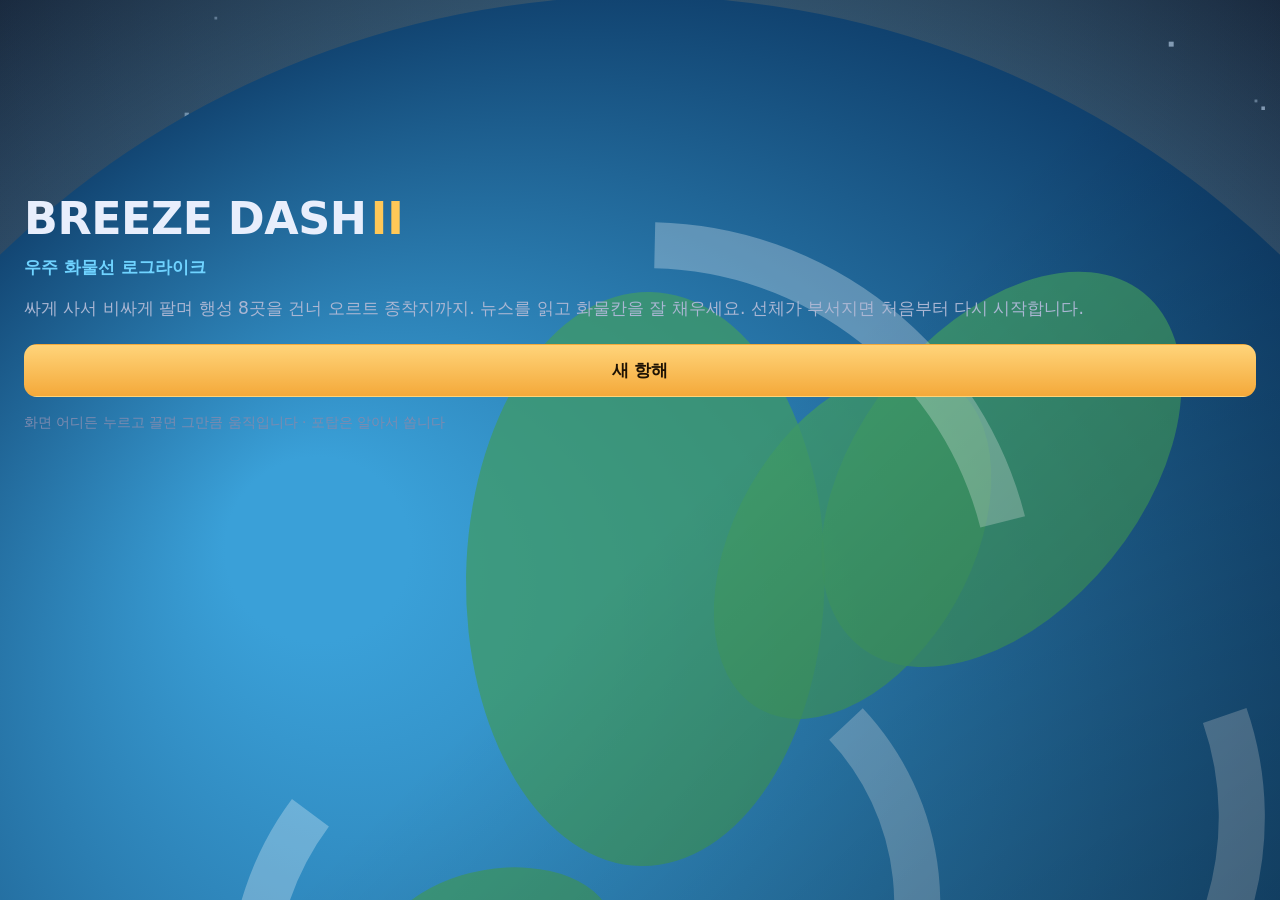
<file: app/src/main/assets/game/index.html>
<!doctype html>
<html lang="ko">
<head>
<meta charset="utf-8">
<meta name="viewport" content="width=device-width, initial-scale=1, maximum-scale=1, user-scalable=no, viewport-fit=cover">
<title>Breeze Dash II</title>
<link rel="stylesheet" href="game.css">
<style>
  html, body { margin: 0; height: 100%; background: #05070f; overflow: hidden; }
  #app { position: fixed; inset: 0; }
</style>
</head>
<body>
<div id="app"></div>
<script src="game.js"></script>
<script>
  // Hooks the Android activity calls through evaluateJavascript.
  const game = BreezeGame.mount(document.getElementById('app'));
  window.breezeBack = () => game.back();
  window.breezePause = () => game.pause();
</script>
</body>
</html>
</file>
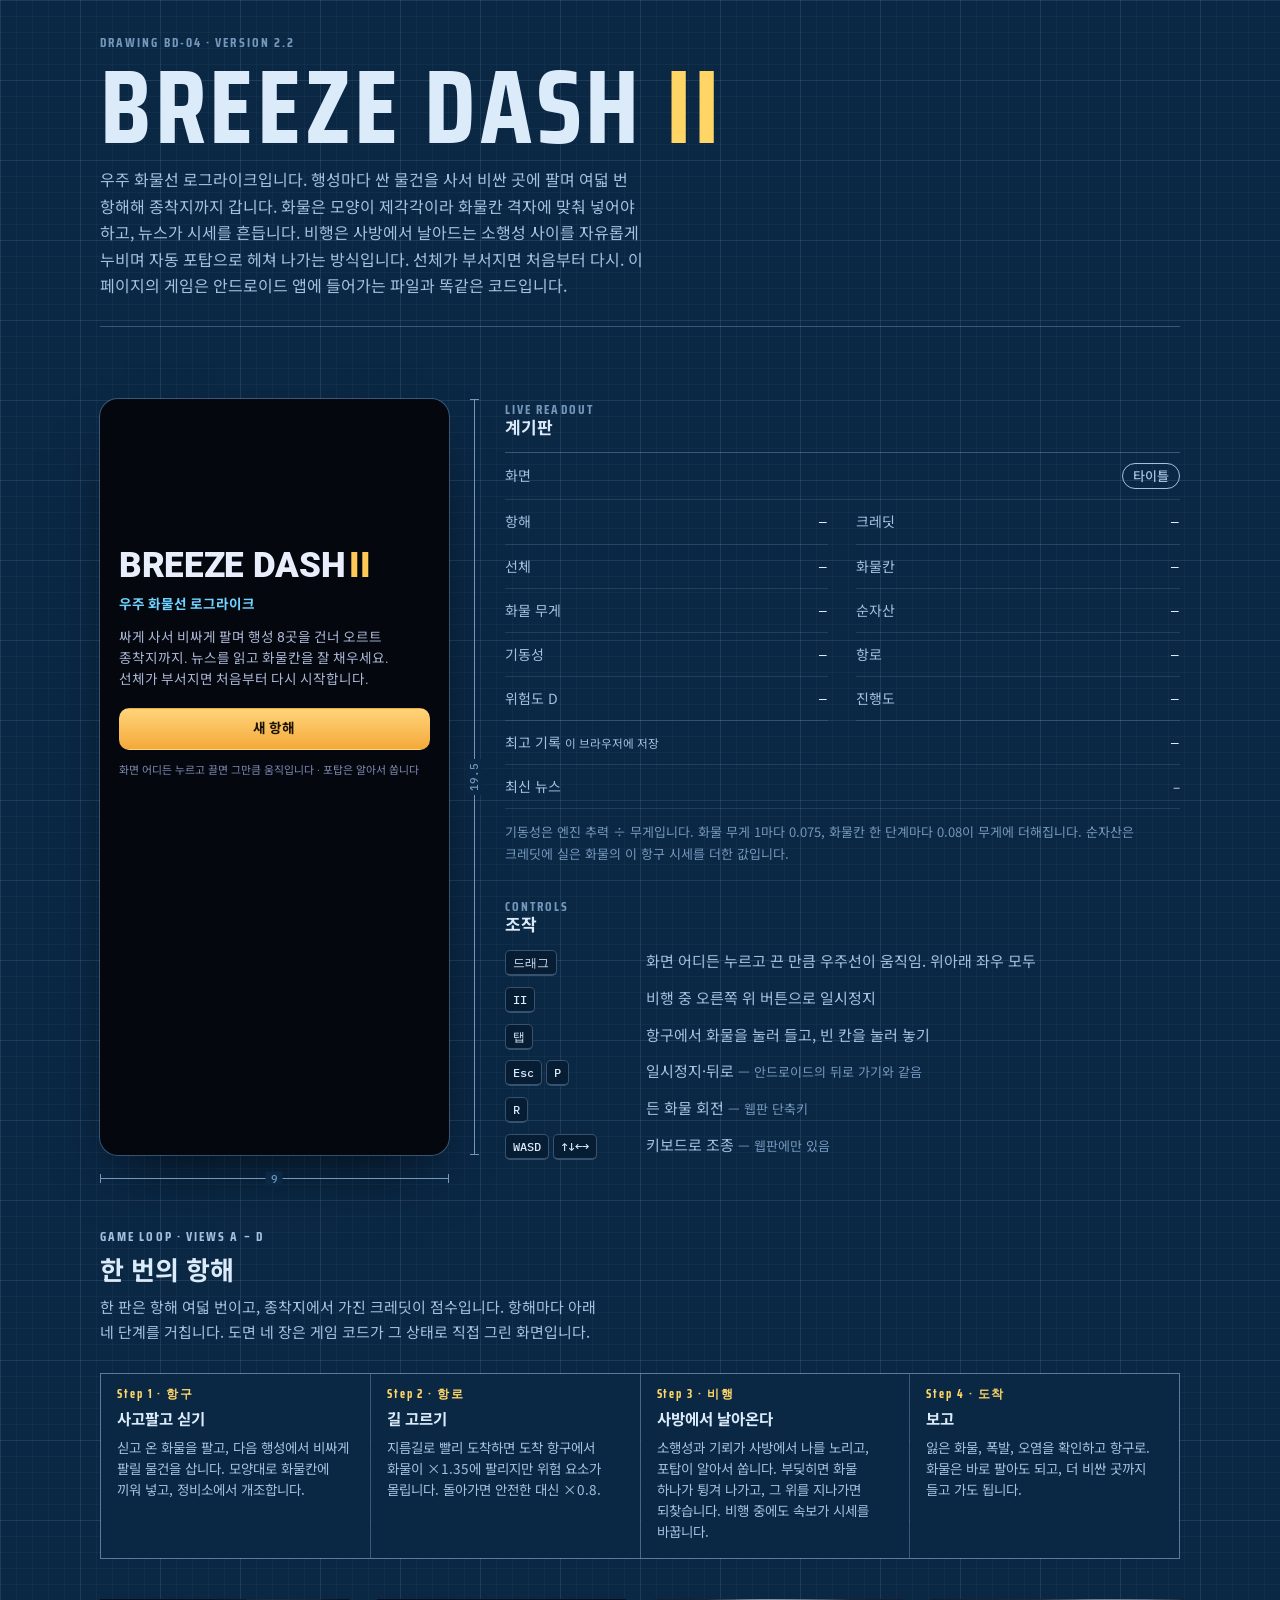
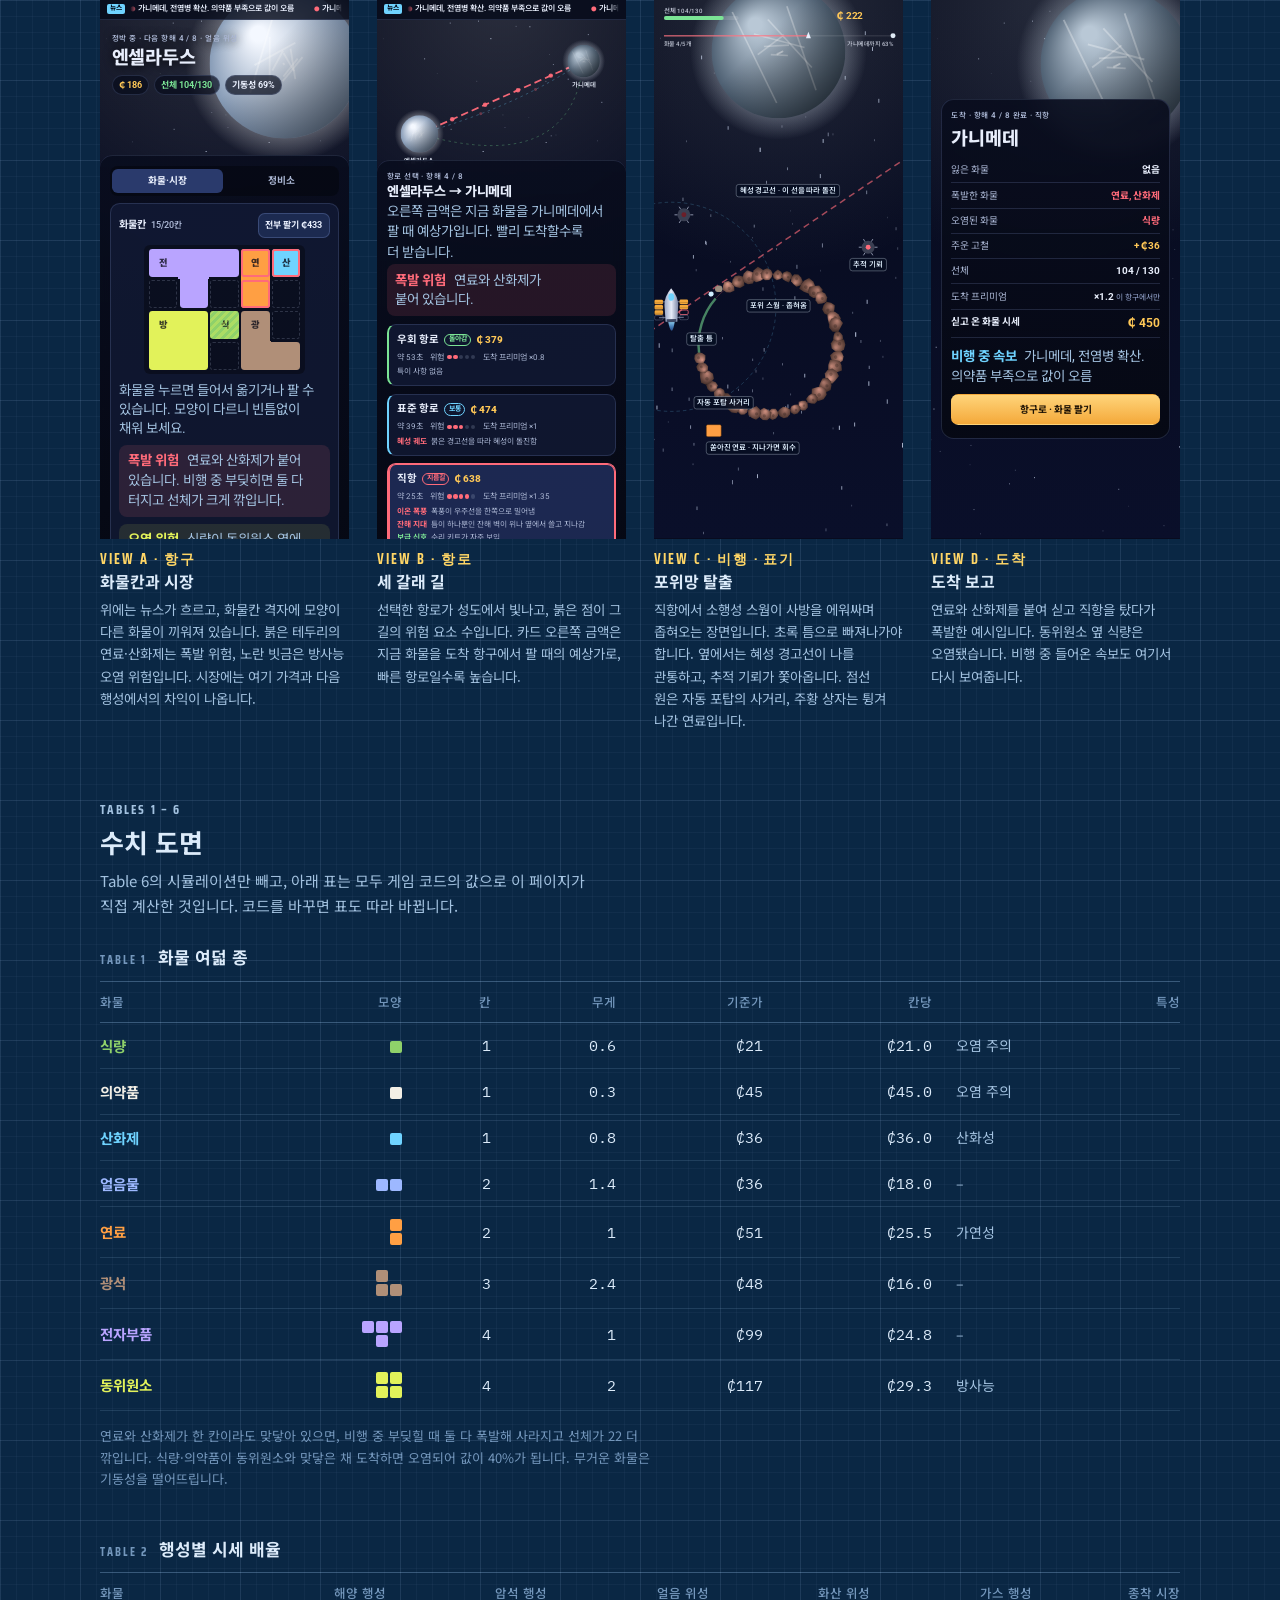
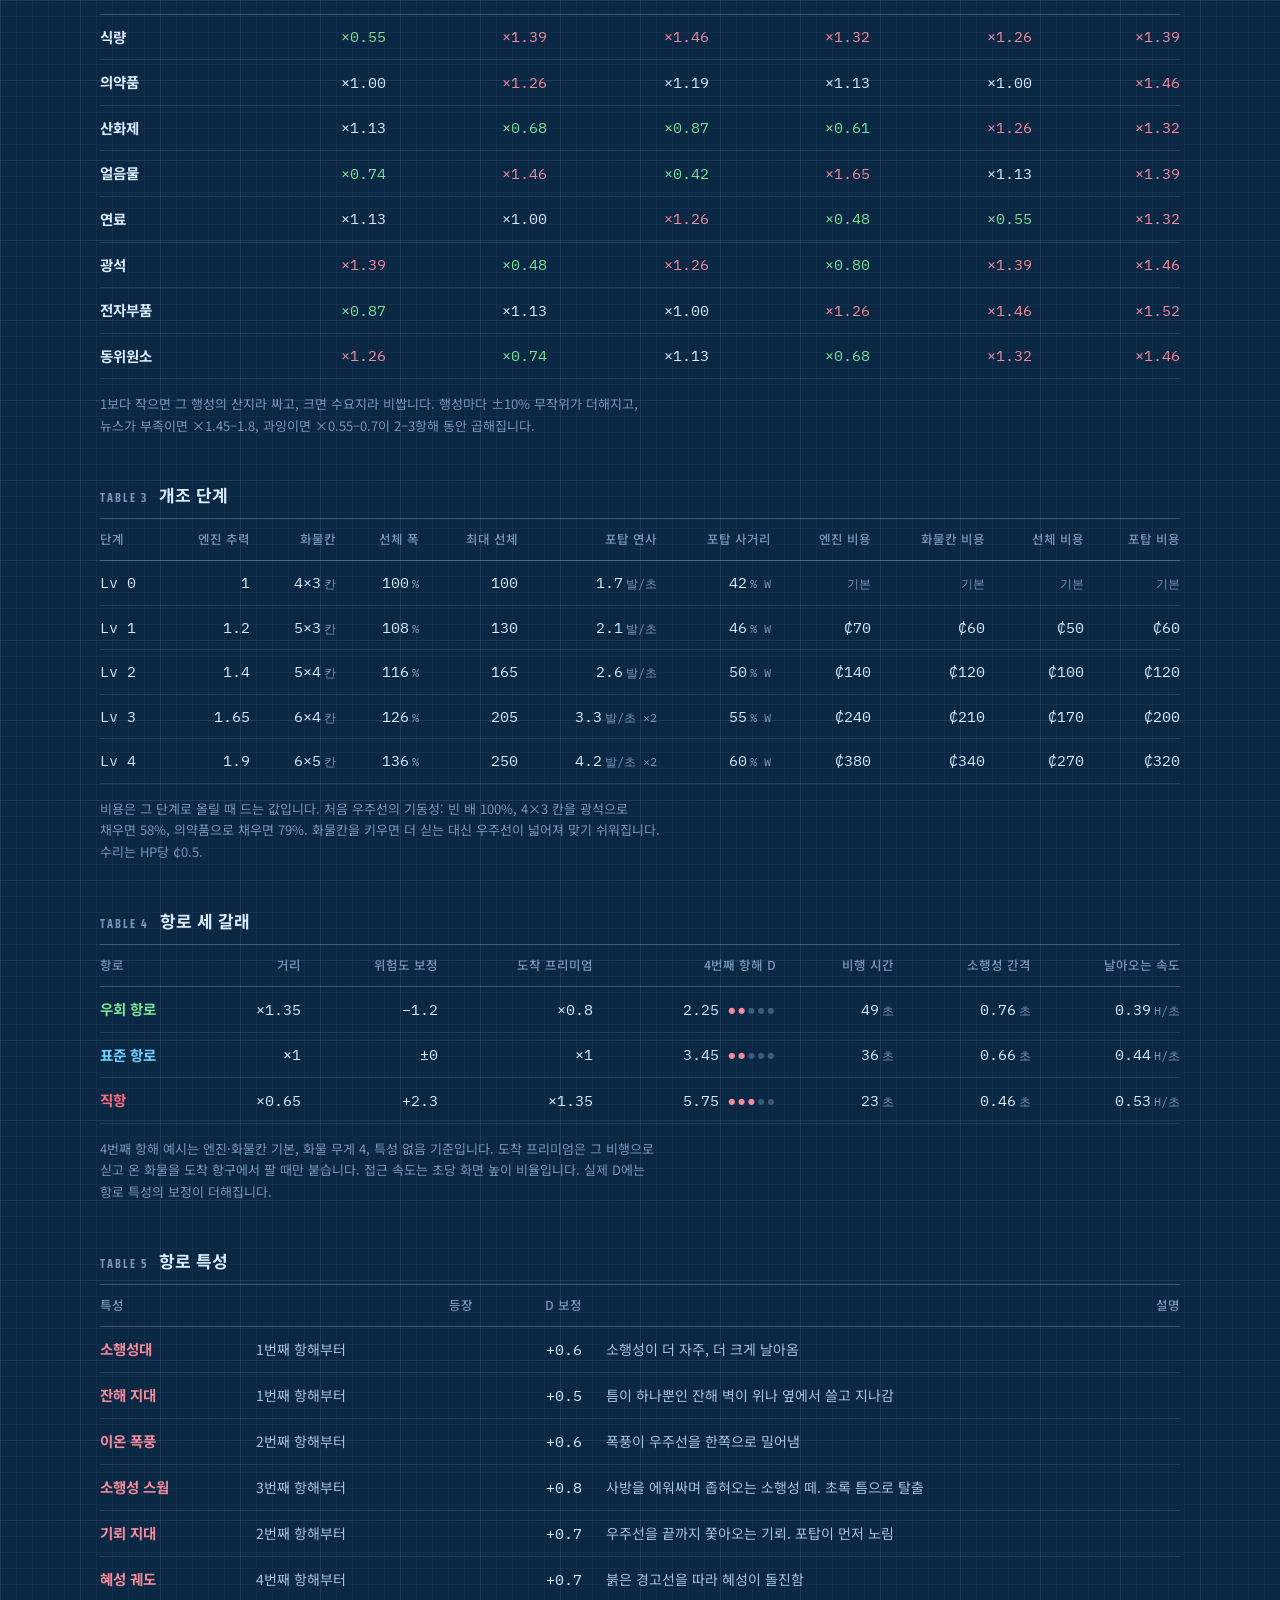
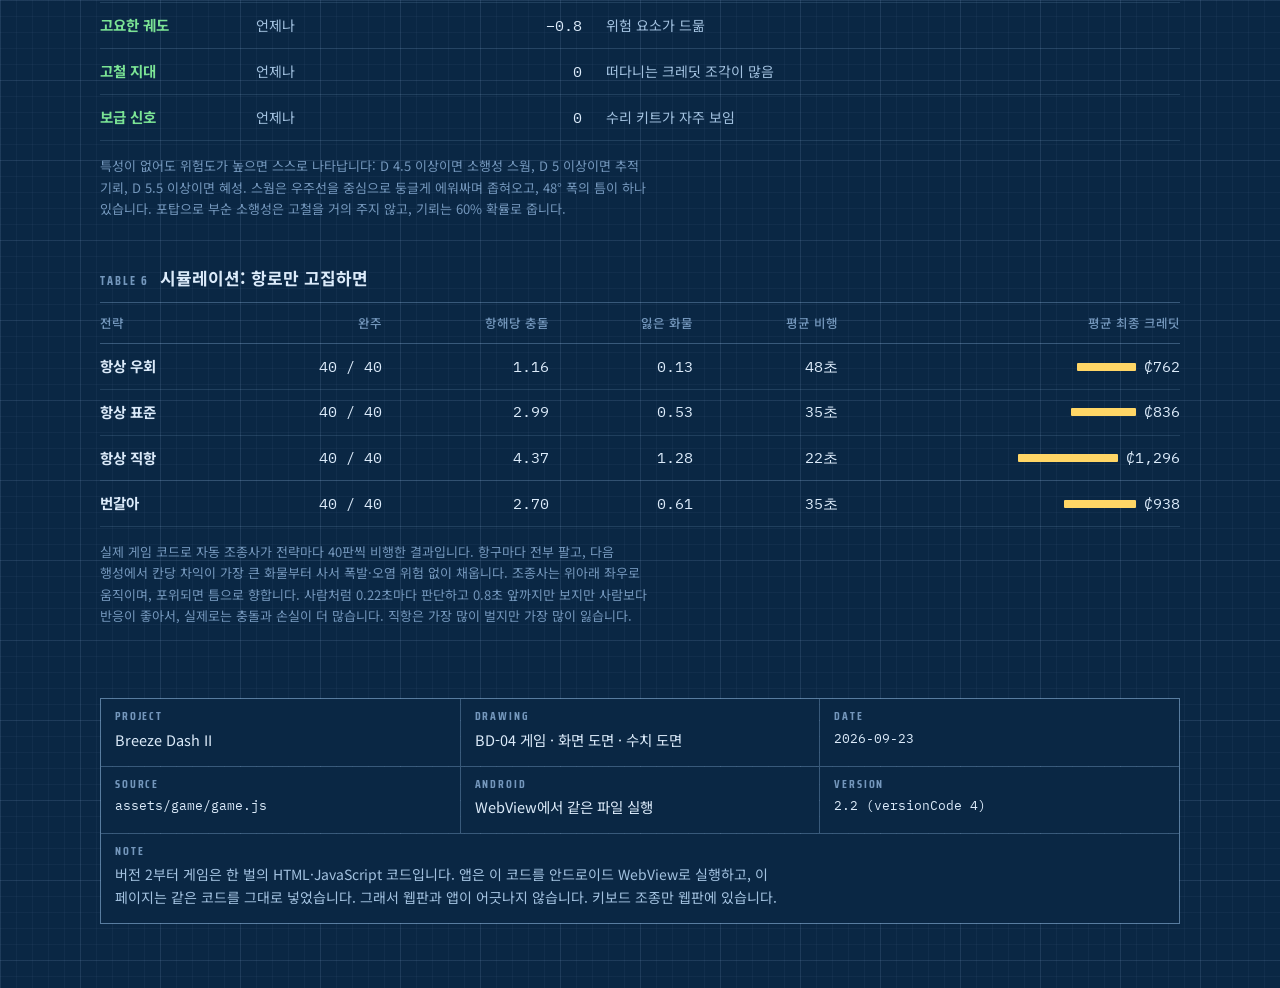
<file: docs/preview.html>
<!doctype html>
<html lang="ko">
<head>
<meta charset="utf-8">
<meta name="viewport" content="width=device-width, initial-scale=1, viewport-fit=cover">
<!-- Generated by docs/build-preview.mjs. Edit docs/preview.template.html or the game in app/src/main/assets/game/. -->
</head>
<body>
<title>Breeze Dash II</title>
<link rel="preconnect" href="https://fonts.googleapis.com">
<link rel="preconnect" href="https://fonts.gstatic.com" crossorigin>
<link rel="stylesheet" href="https://fonts.googleapis.com/css2?family=IBM+Plex+Mono:wght@400;500&family=Noto+Sans+KR:wght@400;500;700;800;900&family=Roboto:wght@500;600;700;800;900&family=Saira+Condensed:wght@500;700&display=swap">
<style>
  /* The page is a cyanotype drafting sheet; the game inside keeps its own look.
     Game styles are inlined below from app/src/main/assets/game/game.css. */
  :root {
    color-scheme: dark;
    --ground: #0A2744;
    --ground-deep: #071D34;
    --ink: #DCEBFA;
    --ink-2: #A3C2E0;
    --ink-3: #7497BC;
    --rule: rgba(164, 206, 245, 0.30);
    --rule-soft: rgba(164, 206, 245, 0.14);
    --grid: rgba(164, 206, 245, 0.045);
    --grid-major: rgba(164, 206, 245, 0.085);
    --gold: #FFD666;
    --coral: #F58A9A;
    --mint: #7BE495;
    --sky: #6FD3FF;
    --display: "Saira Condensed", "Arial Narrow", "Roboto Condensed", sans-serif;
    --body: "Noto Sans KR", "Apple SD Gothic Neo", "Malgun Gothic", system-ui, sans-serif;
    --mono: "IBM Plex Mono", ui-monospace, "SFMono-Regular", Menlo, Consolas, monospace;
  }
  html, body { background: var(--ground); }
  body {
    margin: 0;
    color: var(--ink);
    font: 400 15px/1.65 var(--body);
    background-color: var(--ground);
    background-image:
      linear-gradient(var(--grid-major) 1px, transparent 1px),
      linear-gradient(90deg, var(--grid-major) 1px, transparent 1px),
      linear-gradient(var(--grid) 1px, transparent 1px),
      linear-gradient(90deg, var(--grid) 1px, transparent 1px);
    background-size: 80px 80px, 80px 80px, 16px 16px, 16px 16px;
    -webkit-font-smoothing: antialiased;
    word-break: keep-all;
    overflow-wrap: break-word;
  }
  .sheet {
    max-width: 1080px;
    margin-inline: auto;
    padding-inline: 20px;
    padding-block: 36px 64px;
    display: grid;
    grid-template-columns: minmax(0, 1fr);
    gap: 72px;
  }
  .sheet > * { min-width: 0; }
  .visually-hidden { position: absolute; width: 1px; height: 1px; overflow: hidden; clip: rect(0 0 0 0); white-space: nowrap; }
  .code { margin: 0; font: 700 13px/1 var(--display); letter-spacing: 0.16em; text-transform: uppercase; color: var(--ink-3); }

  .masthead { display: grid; gap: 14px; padding-bottom: 28px; border-bottom: 1px solid var(--rule); }
  .masthead h1 { margin: 0; font: 700 clamp(52px, 11vw, 104px)/0.86 var(--display); letter-spacing: 0.035em; text-transform: uppercase; }
  .masthead h1 span { color: var(--gold); }
  .lede { margin: 0; max-width: 62ch; color: var(--ink-2); font-size: 16px; text-wrap: pretty; }

  /* ---- play ---- */
  .play {
    --stage-w: calc(min(84vh, 800px) * 9 / 19.5);
    display: grid;
    grid-template-columns: var(--stage-w) minmax(0, 1fr);
    gap: 56px;
    align-items: start;
  }
  @supports (height: 1svh) { .play { --stage-w: calc(min(84svh, 800px) * 9 / 19.5); } }
  .stage { position: relative; width: 100%; max-width: 100%; aspect-ratio: 9 / 19.5; }
  .stage > .bd { border-radius: 18px; box-shadow: 0 0 0 1px var(--rule), 0 28px 60px -24px rgba(0, 0, 0, 0.65); }
  .dim { position: absolute; color: var(--ink-3); font: 500 11px/1 var(--mono); }
  .dim::before, .dim::after { content: ""; position: absolute; background: var(--ink-3); }
  .dim-v { top: 0; bottom: 0; right: -26px; width: 1px; background: var(--ink-3); }
  .dim-v::before, .dim-v::after { left: -4px; width: 9px; height: 1px; }
  .dim-v::before { top: 0; } .dim-v::after { bottom: 0; }
  .dim-v b { position: absolute; top: 50%; left: 50%; transform: translate(-50%, -50%) rotate(-90deg); background: var(--ground); padding: 2px 4px; font-weight: 500; }
  .dim-h { left: 0; right: 0; bottom: -24px; height: 1px; background: var(--ink-3); }
  .dim-h::before, .dim-h::after { top: -4px; width: 1px; height: 9px; }
  .dim-h::before { left: 0; } .dim-h::after { right: 0; }
  .dim-h b { position: absolute; left: 50%; top: 50%; transform: translate(-50%, -50%); background: var(--ground); padding: 2px 5px; font-weight: 500; }

  .readout { display: grid; gap: 36px; min-width: 0; padding-top: 4px; }
  .readout h3 { margin: 0 0 14px; font: 700 17px/1.3 var(--body); }
  .gauges { display: grid; grid-template-columns: repeat(2, minmax(0, 1fr)); column-gap: 28px; border-top: 1px solid var(--rule); }
  .gauge { display: flex; justify-content: space-between; align-items: baseline; gap: 12px; padding-block: 10px; border-bottom: 1px solid var(--rule-soft); }
  .gauge .k { color: var(--ink-2); font-size: 14px; }
  .gauge output { font: 500 16px/1.2 var(--mono); font-variant-numeric: tabular-nums; text-align: right; }
  .gauge.wide { grid-column: 1 / -1; }
  .pill { display: inline-block; font: 500 13px/1 var(--body); padding: 5px 10px 6px; border-radius: 999px; border: 1px solid currentColor; color: var(--ink-2); }
  .pill[data-screen="flight"] { color: var(--mint); }
  .pill[data-screen="over"] { color: var(--coral); }
  .pill[data-screen="win"] { color: var(--gold); }
  .footnote { margin: 12px 0 0; color: var(--ink-3); font-size: 13px; }
  .controls { list-style: none; margin: 0; padding: 0; display: grid; gap: 12px; }
  .controls li { display: grid; grid-template-columns: 8.5em minmax(0, 1fr); gap: 14px; align-items: baseline; color: var(--ink-2); }
  kbd { font: 500 12px/1 var(--mono); color: var(--ink); border: 1px solid var(--rule); border-bottom-width: 2px; border-radius: 5px; padding: 4px 7px; background: var(--ground-deep); white-space: nowrap; }
  .controls .web { color: var(--ink-3); font-size: 13px; }

  /* ---- sections ---- */
  .section-head { display: grid; gap: 10px; margin-bottom: 28px; max-width: 64ch; }
  .section-head h2 { margin: 0; font: 700 26px/1.25 var(--body); text-wrap: balance; }
  .section-head p { margin: 0; color: var(--ink-2); text-wrap: pretty; }

  .loop { display: grid; grid-template-columns: repeat(4, minmax(0, 1fr)); gap: 1px; background: var(--rule); border: 1px solid var(--rule); margin-bottom: 40px; }
  .loop > div { background: var(--ground); padding: 14px 16px 16px; display: grid; gap: 6px; align-content: start; }
  .loop .step { font: 700 12px/1 var(--display); letter-spacing: 0.16em; color: var(--gold); }
  .loop b { font-size: 15.5px; }
  .loop p { margin: 0; color: var(--ink-2); font-size: 13.5px; line-height: 1.55; }

  .views { display: grid; grid-template-columns: repeat(4, minmax(0, 1fr)); gap: 28px; }
  .view { margin: 0; display: grid; gap: 14px; align-content: start; scroll-snap-align: start; }
  .frame { width: 100%; aspect-ratio: 9 / 19.5; max-width: 100%; }
  .frame > .bd { border-radius: 12px; box-shadow: 0 0 0 1px var(--rule); }
  .view figcaption { display: grid; gap: 5px; }
  .view .tag { font: 700 14px/1 var(--display); letter-spacing: 0.14em; text-transform: uppercase; color: var(--gold); }
  .view h3 { margin: 0; font: 700 16px/1.35 var(--body); }
  .view p { margin: 0; color: var(--ink-2); font-size: 13.5px; text-wrap: pretty; }

  .table-wrap { overflow-x: auto; border-top: 1px solid var(--rule); }
  table { width: 100%; border-collapse: collapse; }
  th { text-align: right; font: 500 12.5px/1.35 var(--body); color: var(--ink-3); padding: 12px; border-bottom: 1px solid var(--rule); vertical-align: bottom; }
  td { text-align: right; padding: 12px; border-bottom: 1px solid var(--rule-soft); font: 400 14.5px/1.35 var(--mono); font-variant-numeric: tabular-nums; white-space: nowrap; }
  th:first-child, td:first-child { text-align: left; padding-left: 0; }
  th:last-child, td:last-child { padding-right: 0; }
  td.txt { font: 400 14px/1.5 var(--body); white-space: normal; text-align: left; color: var(--ink-2); min-width: 16em; }
  td b.name { font: 700 14.5px/1.35 var(--body); color: var(--ink); }
  .unit { color: var(--ink-3); font-size: 12px; margin-left: 3px; }
  .dots { letter-spacing: 1px; color: var(--coral); }
  .dots .off { color: var(--rule); }
  .table-note { margin: 14px 0 0; color: var(--ink-3); font-size: 13px; max-width: 80ch; }
  .tables { display: grid; grid-template-columns: minmax(0, 1fr); gap: 48px; }
  .tables > * { min-width: 0; }
  .tables h3 { margin: 0 0 12px; font: 700 17px/1.3 var(--body); display: flex; gap: 12px; align-items: baseline; }
  .tables h3 .code { font-size: 12px; }
  .up-table { min-width: 860px; }
  .route-table { min-width: 640px; }
  .hz-table, .sim-table, .goods-table { min-width: 600px; }
  .mkt-table { min-width: 680px; }
  .gauge.headline output { font: 400 13.5px/1.45 var(--body); text-align: right; white-space: normal; }
  .shape { display: inline-grid; gap: 2px; vertical-align: middle; }
  .shape i { width: 12px; height: 12px; border-radius: 2px; }
  td.lo { color: var(--mint); } td.hi { color: var(--coral); }
  .bar { display: inline-block; height: 8px; background: var(--gold); vertical-align: 1px; margin-right: 8px; border-radius: 1px; }

  .titleblock { display: grid; grid-template-columns: repeat(3, minmax(0, 1fr)); gap: 1px; background: var(--rule); border: 1px solid var(--rule); }
  .titleblock > div { background: var(--ground); padding: 12px 14px 14px; display: grid; gap: 5px; align-content: start; }
  .titleblock .k { font: 700 11.5px/1 var(--display); letter-spacing: 0.16em; text-transform: uppercase; color: var(--ink-3); }
  .titleblock .v { font-size: 14.5px; }
  .titleblock .v.mono { font-family: var(--mono); font-size: 13px; }
  .titleblock .note { grid-column: 1 / -1; }
  .titleblock .note .v { color: var(--ink-2); font-size: 14px; max-width: 84ch; }

  @media (max-width: 980px) {
    .views { grid-template-columns: repeat(2, minmax(0, 1fr)); max-width: 640px; }
    .loop { grid-template-columns: repeat(2, minmax(0, 1fr)); }
  }
  @media (max-width: 780px) {
    .play { grid-template-columns: minmax(0, 1fr); justify-items: center; gap: 44px; }
    .stage { width: min(100%, var(--stage-w)); }
    .readout { width: 100%; }
  }
  @media (max-width: 640px) {
    .sheet { gap: 60px; padding-block: 24px 48px; }
    .views { grid-template-columns: none; grid-auto-flow: column; grid-auto-columns: 74%; overflow-x: auto; scroll-snap-type: x mandatory; padding-bottom: 12px; gap: 18px; }
    .loop { grid-template-columns: minmax(0, 1fr); }
    .gauges { grid-template-columns: minmax(0, 1fr); }
    .titleblock { grid-template-columns: repeat(2, minmax(0, 1fr)); }
    .controls li { grid-template-columns: 7.5em minmax(0, 1fr); }
  }
  @media (max-width: 440px) { .dim { display: none; } }
</style>
<style>
/* Breeze Dash II. Scoped under .bd so it can live inside other pages.
   The root is a size container: UI type scales with the game's own width,
   so a small preview frame shows exactly the phone layout, only smaller. */
.bd {
  --bd-ink: #e8eefc;
  --bd-ink2: #aab6d3;
  --bd-ink3: #7d8bb0;
  --bd-cr: #ffc857;
  --bd-eng: #6fd3ff;
  --bd-hold: #f4a93a;
  --bd-hull: #7be495;
  --bd-bad: #ff6b7a;
  --bd-line: rgba(160, 185, 255, 0.16);
  --bd-card: rgba(20, 28, 58, 0.72);
  position: relative;
  width: 100%;
  height: 100%;
  overflow: hidden;
  container-type: size;
  background: #05070f;
  color: var(--bd-ink);
  font-family: Roboto, "Noto Sans KR", "Apple SD Gothic Neo", "Malgun Gothic", system-ui, sans-serif;
  -webkit-user-select: none;
  user-select: none;
  -webkit-tap-highlight-color: transparent;
  word-break: keep-all;
  overflow-wrap: break-word;
  outline: none;
}
.bd *, .bd *::before, .bd *::after { box-sizing: border-box; }
.bd-canvas { position: absolute; inset: 0; width: 100%; height: 100%; display: block; touch-action: none; }
.bd-scene .bd-layer, .bd-scene .bd-canvas { pointer-events: none; }

.bd-layer {
  position: absolute;
  inset: 0;
  display: flex;
  flex-direction: column;
  pointer-events: none;
  font-size: min(3.9cqw, 1.9cqh);
  line-height: 1.4;
}
.bd-layer > * { pointer-events: auto; }
/* The body covers the canvas; only its content takes taps, so flight steering still works. */
.bd-layer > .bd-body, .bd-layer > .bd-news { pointer-events: none; }
.bd-body { flex: 1; min-height: 0; display: flex; flex-direction: column; }
.bd-body > * { pointer-events: auto; }
.bd-body > .bd-top { pointer-events: none; }

/* ---- news ticker ---- */
.bd-news { display: flex; align-items: center; gap: 0.6em; padding: 0.55em 0.9em; background: rgba(6, 10, 26, 0.82); border-bottom: 1px solid var(--bd-line); font-size: 0.82em; flex: none; }
.bd-news[hidden] { display: none; }
.bd-news-tag { flex: none; font-weight: 800; font-size: 0.85em; color: #06101f; background: var(--bd-eng); border-radius: 0.3em; padding: 0.1em 0.45em; }
.bd-news-view { flex: 1; overflow: hidden; white-space: nowrap; mask-image: linear-gradient(90deg, transparent, #000 4%, #000 96%, transparent); -webkit-mask-image: linear-gradient(90deg, transparent, #000 4%, #000 96%, transparent); }
.bd-news-track { display: inline-flex; gap: 2.4em; padding-left: 100%; animation: bd-ticker var(--dur, 30s) linear infinite; }
.bd-news-item { color: var(--bd-ink2); }
.bd-news-item::before { content: "●"; margin-right: 0.45em; font-size: 0.7em; vertical-align: 0.15em; }
.bd-news-item.shortage::before { color: var(--bd-bad); }
.bd-news-item.glut::before { color: var(--bd-hull); }
.bd-news-item.fresh { color: var(--bd-ink); font-weight: 600; }
@keyframes bd-ticker { from { transform: translateX(0); } to { transform: translateX(-50%); } }
.bd-scene .bd-news-track { animation: none; padding-left: 0; }
@media (prefers-reduced-motion: reduce) { .bd-news-track { animation: none; padding-left: 0; } }

/* ---- type ---- */
.bd-eyebrow { font-size: 0.78em; letter-spacing: 0.06em; color: var(--bd-ink2); font-weight: 600; }
.bd-title { font-size: 1.9em; font-weight: 800; line-height: 1.15; letter-spacing: -0.01em; text-wrap: balance; }
.bd-title.sm { font-size: 1.35em; }
.bd-note { margin: 0; color: var(--bd-ink2); font-size: 0.86em; line-height: 1.5; }
.bd .cr { color: var(--bd-cr); }
.bd .bad { color: var(--bd-bad); }

/* ---- buttons ---- */
.bd-btn {
  font: inherit;
  font-weight: 700;
  color: var(--bd-ink);
  background: #23305a;
  border: 1px solid rgba(160, 185, 255, 0.22);
  border-radius: 0.75em;
  padding: 0.8em 1em;
  cursor: pointer;
  touch-action: manipulation;
}
.bd-btn:active:not(:disabled) { transform: translateY(1px); filter: brightness(1.15); }
.bd-btn:disabled { opacity: 0.35; cursor: default; }
.bd-btn:focus-visible, .bd-route:focus-visible, .bd-pause:focus-visible { outline: 2px solid var(--bd-eng); outline-offset: 2px; }
.bd-btn.primary { background: linear-gradient(#ffd47a, #f4a93a); color: #1d1204; border-color: transparent; }
.bd-btn.wide { width: 100%; }
.bd-btn small { display: block; font-weight: 500; font-size: 0.78em; opacity: 0.75; }
.bd-btn.buy { min-width: 5.4em; padding: 0.6em 0.7em; font-size: 0.92em; background: #1c2a50; }
.bd-btn.step { width: 2.6em; height: 2.6em; padding: 0; font-size: 1.3em; border-radius: 50%; flex: none; }
.bd-row { display: flex; gap: 0.6em; }
.bd-row > .bd-btn { flex: 1; }
.bd-col { display: flex; flex-direction: column; gap: 0.6em; width: 100%; }

/* ---- pause button (flight) ---- */
.bd-pause {
  position: absolute;
  top: 2.2cqh;
  right: 3cqw;
  width: 11cqw;
  height: 11cqw;
  border-radius: 50%;
  background: rgba(12, 18, 40, 0.6);
  border: 1px solid var(--bd-line);
  display: flex;
  align-items: center;
  justify-content: center;
  gap: 1.8cqw;
  cursor: pointer;
  z-index: 2;
}
/* display:flex above would override the hidden attribute on its own */
.bd [hidden] { display: none !important; }
.bd-pause i { display: block; width: 1.5cqw; height: 4.4cqw; background: var(--bd-ink); border-radius: 1px; }

/* ---- sheets and cards ---- */
.bd-top { padding: 1.5em 1.2em 0.8em; display: flex; flex-direction: column; gap: 0.3em; pointer-events: none; text-shadow: 0 1px 10px rgba(0, 0, 0, 0.9); }
.bd-chips-row { display: flex; gap: 0.5em; flex-wrap: wrap; margin-top: 0.3em; }
.bd-stat { font-weight: 700; font-size: 0.92em; padding: 0.3em 0.7em; border-radius: 999px; background: rgba(8, 12, 28, 0.7); border: 1px solid var(--bd-line); text-shadow: none; }
.bd-stat.hp { color: var(--bd-hull); }

.bd-sheet {
  margin-top: auto;
  max-height: 74%;
  overflow-y: auto;
  overscroll-behavior: contain;
  background: linear-gradient(rgba(9, 13, 30, 0.9), rgba(6, 9, 20, 0.97));
  border-top: 1px solid var(--bd-line);
  border-radius: 1.3em 1.3em 0 0;
  padding: 1.1em 1em 1.3em;
  display: flex;
  flex-direction: column;
  gap: 0.8em;
  -webkit-backdrop-filter: blur(6px);
  backdrop-filter: blur(6px);
}
.bd-sheet.tall { max-height: 73%; }
.bd-sheet.center { margin-block: auto; max-height: 92%; border-radius: 1.3em; margin-inline: 1em; border: 1px solid var(--bd-line); text-align: left; }
.bd-sheet-h { display: flex; flex-direction: column; gap: 0.2em; }

.bd-card { background: var(--bd-card); border: 1px solid var(--bd-line); border-radius: 1em; padding: 0.9em; display: flex; flex-direction: column; gap: 0.7em; }
.bd-card.center { align-items: stretch; text-align: center; }
.bd-card-h { display: flex; justify-content: space-between; align-items: baseline; gap: 0.6em; flex-wrap: wrap; }
.bd-card-h b { font-size: 1.05em; }
.bd-card-h span { color: var(--bd-ink2); font-size: 0.85em; }

/* ---- cargo stepper ---- */
.bd-stepper { display: flex; align-items: center; gap: 0.7em; }
.bd-load { flex: 1; display: flex; flex-direction: column; gap: 0.35em; min-width: 0; }
.bd-podbar { display: flex; gap: 0.25em; }
.bd-podbar i { flex: 1; height: 1.35em; border-radius: 0.25em; border: 1.5px solid rgba(170, 182, 211, 0.4); }
.bd-podbar i.on { background: var(--bd-hold); border-color: var(--bd-hold); }
.bd-loadnum { font-size: 0.9em; color: var(--bd-ink2); text-align: center; }
.bd-loadnum b { color: var(--bd-ink); font-size: 1.25em; }

.bd-kv { margin: 0; display: grid; grid-template-columns: repeat(3, minmax(0, 1fr)); gap: 0.5em; }
.bd-kv > div { background: rgba(0, 0, 0, 0.22); border-radius: 0.6em; padding: 0.5em 0.6em; display: flex; flex-direction: column; gap: 0.15em; }
.bd-kv dt { font-size: 0.74em; color: var(--bd-ink2); line-height: 1.3; }
.bd-kv dt small { display: block; color: var(--bd-ink3); font-size: 0.95em; }
.bd-kv dd { margin: 0; font-weight: 800; font-size: 1.05em; font-variant-numeric: tabular-nums; }

/* ---- upgrades ---- */
.bd-up { display: flex; align-items: center; gap: 0.7em; padding-top: 0.7em; border-top: 1px solid var(--bd-line); }
.bd-card-h + .bd-up { border-top: 0; padding-top: 0; }
.bd-up-info { flex: 1; min-width: 0; display: flex; flex-direction: column; gap: 0.2em; }
.bd-up-name { display: flex; align-items: center; gap: 0.5em; }
.bd-up-info small { color: var(--bd-ink2); font-size: 0.82em; }
.bd-lv { font-size: 0.78em; color: var(--bd-ink3); font-weight: 700; }
.bd-pips { display: inline-flex; gap: 0.18em; }
.bd-pips i { width: 0.55em; height: 0.55em; border-radius: 50%; background: rgba(170, 182, 211, 0.22); }
.bd-up-engine .bd-pips i.on { background: var(--bd-eng); }
.bd-up-hold .bd-pips i.on { background: var(--bd-hold); }
.bd-up-hull .bd-pips i.on { background: var(--bd-hull); }
.bd-up-turret .bd-pips i.on { background: #bff0ff; }
.bd-pips i.bad { background: var(--bd-bad); }
.bd-up-repair .bd-row { gap: 0.4em; }

/* ---- routes ---- */
.bd-route {
  font: inherit;
  color: inherit;
  text-align: left;
  background: var(--bd-card);
  border: 1px solid var(--bd-line);
  border-left: 0.3em solid var(--rc);
  border-radius: 0.9em;
  padding: 0.75em 0.85em;
  display: flex;
  flex-direction: column;
  gap: 0.45em;
  cursor: pointer;
}
.bd-route.on { background: rgba(34, 46, 92, 0.85); border-color: var(--rc); box-shadow: 0 0 0 1px var(--rc) inset; }
.bd-route-h { display: flex; align-items: center; gap: 0.5em; }
.bd-route-h b { font-size: 1.08em; }
.bd-tag { font-size: 0.72em; font-weight: 700; color: var(--rc); border: 1px solid var(--rc); border-radius: 999px; padding: 0.05em 0.55em; }
.bd-route-pay { margin-left: auto; color: var(--bd-cr); font-weight: 800; font-variant-numeric: tabular-nums; }
.bd-route-stats { display: flex; gap: 0.9em; flex-wrap: wrap; font-size: 0.84em; color: var(--bd-ink2); align-items: center; }
.bd-route-stats > span { display: inline-flex; align-items: center; gap: 0.35em; }
.bd-chips { display: flex; flex-direction: column; gap: 0.3em; }
.bd-chip { font-size: 0.8em; color: var(--bd-ink2); line-height: 1.35; }
.bd-chip b { color: var(--bd-ink); font-weight: 700; margin-right: 0.25em; }
.bd-chip.hz b { color: var(--bd-bad); }
.bd-chip.ok b { color: var(--bd-hull); }

/* ---- ledger (arrival, end) ---- */
.bd-ledger { margin: 0; display: flex; flex-direction: column; }
.bd-ledger > div { display: flex; justify-content: space-between; gap: 1em; padding: 0.55em 0; border-bottom: 1px solid var(--bd-line); }
.bd-ledger dt { color: var(--bd-ink2); }
.bd-ledger dd { margin: 0; font-weight: 700; font-variant-numeric: tabular-nums; text-align: right; }
.bd-ledger .total dt { color: var(--bd-ink); font-weight: 700; }
.bd-ledger .total dd { font-size: 1.2em; }
.bd-new { font-size: 0.75em; background: var(--bd-cr); color: #1d1204; border-radius: 0.3em; padding: 0.1em 0.4em; }

/* ---- title ---- */
.bd-title-screen { margin: auto 0; padding: 0 1.4em 30cqh; display: flex; flex-direction: column; gap: 0.9em; }
.bd-logo { display: flex; align-items: baseline; gap: 0.25em; line-height: 0.95; }
.bd-logo span { font-size: 2.6em; font-weight: 900; letter-spacing: -0.01em; }
.bd-logo b { font-size: 2.6em; font-weight: 900; color: var(--bd-cr); }
.bd-sub { margin: 0; color: var(--bd-eng); font-weight: 700; }
.bd-desc { margin: 0 0 0.4em; color: var(--bd-ink2); line-height: 1.55; }
.bd-best { margin: 0; color: var(--bd-ink2); font-size: 0.9em; }
.bd-best b { color: var(--bd-cr); }
.bd-hint { margin: 0; color: var(--bd-ink3); font-size: 0.8em; }

/* ---- pause ---- */
.bd-modal { margin: auto 1.4em; }
.bd-modal .bd-card { background: rgba(9, 13, 30, 0.95); padding: 1.3em; gap: 0.8em; }

/* ---- port tabs ---- */
.bd-tabs { display: grid; grid-template-columns: 1fr 1fr; gap: 0.3em; background: rgba(0, 0, 0, 0.3); border-radius: 0.8em; padding: 0.25em; flex: none; }
.bd-tabs button { font: inherit; font-weight: 700; color: var(--bd-ink2); background: none; border: 0; border-radius: 0.6em; padding: 0.55em; cursor: pointer; }
.bd-tabs button.on { background: #2a3a6c; color: var(--bd-ink); }
.bd-dim { color: var(--bd-ink3); font-weight: 600; font-size: 0.85em; margin-left: 0.3em; }
.bd-row.tight { gap: 0.35em; flex: none; }
.bd-row.tight > .bd-btn { flex: none; min-width: 0; }

/* ---- hold grid ---- */
.bd-grid { display: grid; grid-template-columns: repeat(var(--cols), 1fr); width: 100%; max-width: calc(var(--cols) * 3.3em); margin-inline: auto; background: rgba(0, 0, 0, 0.35); border-radius: 0.6em; padding: 0.3em; }
.bd-cell { aspect-ratio: 1; font: inherit; padding: 0; margin: 0; border: 0; background: none; position: relative; cursor: pointer; }
.bd-cell::before { content: ""; position: absolute; inset: 0.14em; border: 1.5px dashed rgba(170, 182, 211, 0.22); border-radius: 0.3em; }
.bd-cell.was::before { border-color: var(--bd-cr); border-style: solid; }
.bd-cell.full::before { inset: 0; border: 0; border-radius: 0; background: var(--c); box-shadow: inset 0 0 0 0 #0000; }
.bd-cell.full.et::before { top: 0.14em; border-top-left-radius: 0; }
.bd-cell.full.eb::before { bottom: 0.14em; }
.bd-cell.full.el::before { left: 0.14em; }
.bd-cell.full.er::before { right: 0.14em; }
.bd-cell.full.et.el::before { border-top-left-radius: 0.35em; }
.bd-cell.full.et.er::before { border-top-right-radius: 0.35em; }
.bd-cell.full.eb.el::before { border-bottom-left-radius: 0.35em; }
.bd-cell.full.eb.er::before { border-bottom-right-radius: 0.35em; }
.bd-cell b { position: relative; font-size: 0.95em; font-weight: 900; color: rgba(10, 12, 24, 0.78); }
.bd-cell.boom::after, .bd-cell.rad::after { content: ""; position: absolute; inset: 0.14em; border-radius: 0.3em; pointer-events: none; }
.bd-cell.boom::after { box-shadow: 0 0 0 2px var(--bd-bad) inset; animation: bd-pulse 0.9s ease-in-out infinite alternate; }
.bd-cell.rad::after { background: repeating-linear-gradient(135deg, rgba(226, 242, 90, 0.35) 0 0.3em, transparent 0.3em 0.6em); }
@keyframes bd-pulse { from { opacity: 0.35; } to { opacity: 1; } }
.bd-scene .bd-cell.boom::after { animation: none; }

.bd-tray { display: flex; align-items: center; gap: 0.7em; background: rgba(255, 200, 87, 0.08); border: 1px solid rgba(255, 200, 87, 0.35); border-radius: 0.8em; padding: 0.55em 0.7em; }
.bd-tray-info { flex: 1; min-width: 0; display: flex; flex-direction: column; }
.bd-tray-info small { color: var(--bd-ink2); font-size: 0.8em; }
.bd-toast { margin: 0; font-size: 0.85em; color: var(--bd-cr); font-weight: 600; }
.bd-warn { margin: 0; font-size: 0.82em; line-height: 1.45; padding: 0.5em 0.65em; border-radius: 0.6em; color: var(--bd-ink2); }
.bd-warn b { margin-right: 0.35em; }
.bd-warn.boom { background: rgba(255, 107, 122, 0.12); }
.bd-warn.boom b { color: var(--bd-bad); }
.bd-warn.rad { background: rgba(226, 242, 90, 0.1); }
.bd-warn.rad b { color: #e2f25a; }

/* ---- market ---- */
.bd-market { display: flex; flex-direction: column; }
.bd-mrow { display: flex; align-items: center; gap: 0.65em; padding: 0.5em 0; border-top: 1px solid var(--bd-line); }
.bd-mrow:first-child { border-top: 0; }
.bd-mname { flex: 1; min-width: 0; display: flex; flex-direction: column; gap: 0.1em; }
.bd-mname b { font-size: 0.95em; display: flex; align-items: center; gap: 0.35em; }
.bd-mname small { font-size: 0.74em; color: var(--bd-ink3); display: flex; flex-wrap: wrap; gap: 0.1em 0.45em; }
.bd-mname em { font-style: normal; font-weight: 700; }
.bd-mname .t-fuel, .bd-mname .t-oxidizer { color: #ff9f43; }
.bd-mname .t-radioactive { color: #e2f25a; }
.bd-mname .t-sensitive { color: var(--bd-ink2); }
.bd-ev { font-size: 0.7em; font-weight: 800; border-radius: 0.3em; padding: 0.05em 0.35em; }
.bd-ev.shortage { background: rgba(255, 107, 122, 0.2); color: var(--bd-bad); }
.bd-ev.glut { background: rgba(123, 228, 149, 0.18); color: var(--bd-hull); }
.bd-mnum { display: flex; flex-direction: column; align-items: flex-end; font-variant-numeric: tabular-nums; min-width: 3.6em; }
.bd-mnum span { font-weight: 700; font-size: 0.95em; }
.bd-mnum small { font-size: 0.74em; font-weight: 700; color: var(--bd-ink3); }
.bd-mnum small.up { color: var(--bd-hull); }
.bd-mnum small.down { color: var(--bd-bad); }
.bd-mrow .bd-btn.buy { min-width: 3.4em; }

.bd-shape { display: inline-grid; grid-template-columns: repeat(var(--sw), 0.62em); grid-template-rows: repeat(var(--sh), 0.62em); gap: 0.1em; flex: none; width: 2.1em; justify-content: center; align-content: center; }
.bd-shape i { background: var(--c); border-radius: 0.12em; }
.bd-newsflag { color: var(--bd-eng); margin-right: 0.3em; }
.bd-ledger dd small { color: var(--bd-ink3); font-weight: 500; font-size: 0.8em; }

</style>

<main class="sheet">
  <header class="masthead">
    <p class="code">Drawing BD-04 · Version 2.2</p>
    <h1>Breeze Dash <span>II</span></h1>
    <p class="lede">우주 화물선 로그라이크입니다. 행성마다 싼 물건을 사서 비싼 곳에 팔며 여덟 번 항해해 종착지까지 갑니다. 화물은 모양이 제각각이라 화물칸 격자에 맞춰 넣어야 하고, 뉴스가 시세를 흔듭니다. 비행은 사방에서 날아드는 소행성 사이를 자유롭게 누비며 자동 포탑으로 헤쳐 나가는 방식입니다. 선체가 부서지면 처음부터 다시. 이 페이지의 게임은 안드로이드 앱에 들어가는 파일과 똑같은 코드입니다.</p>
  </header>

  <section class="play" aria-labelledby="play-title">
    <h2 id="play-title" class="visually-hidden">플레이</h2>
    <div class="stage">
      <div id="game" aria-label="Breeze Dash II 게임"></div>
      <span class="dim dim-v" aria-hidden="true"><b>19.5</b></span>
      <span class="dim dim-h" aria-hidden="true"><b>9</b></span>
    </div>
    <div class="readout">
      <div>
        <p class="code">Live readout</p>
        <h3>계기판</h3>
        <div class="gauges">
          <div class="gauge wide"><span class="k">화면</span><output><span id="r-screen" class="pill">타이틀</span></output></div>
          <div class="gauge"><span class="k">항해</span><output id="r-stage">–</output></div>
          <div class="gauge"><span class="k">크레딧</span><output id="r-credits">–</output></div>
          <div class="gauge"><span class="k">선체</span><output id="r-hull">–</output></div>
          <div class="gauge"><span class="k">화물칸</span><output id="r-cargo">–</output></div>
          <div class="gauge"><span class="k">화물 무게</span><output id="r-weight">–</output></div>
          <div class="gauge"><span class="k">순자산</span><output id="r-worth">–</output></div>
          <div class="gauge"><span class="k">기동성</span><output id="r-agility">–</output></div>
          <div class="gauge"><span class="k">항로</span><output id="r-route">–</output></div>
          <div class="gauge"><span class="k">위험도 D</span><output id="r-danger">–</output></div>
          <div class="gauge"><span class="k">진행도</span><output id="r-progress">–</output></div>
          <div class="gauge wide"><span class="k">최고 기록 <small>이 브라우저에 저장</small></span><output id="r-best">–</output></div>
          <div class="gauge wide headline"><span class="k">최신 뉴스</span><output id="r-news">–</output></div>
        </div>
        <p class="footnote">기동성은 엔진 추력 ÷ 무게입니다. 화물 무게 1마다 0.075, 화물칸 한 단계마다 0.08이 무게에 더해집니다. 순자산은 크레딧에 실은 화물의 이 항구 시세를 더한 값입니다.</p>
      </div>
      <div>
        <p class="code">Controls</p>
        <h3>조작</h3>
        <ul class="controls">
          <li><span><kbd>드래그</kbd></span><span>화면 어디든 누르고 끈 만큼 우주선이 움직임. 위아래 좌우 모두</span></li>
          <li><span><kbd>II</kbd></span><span>비행 중 오른쪽 위 버튼으로 일시정지</span></li>
          <li><span><kbd>탭</kbd></span><span>항구에서 화물을 눌러 들고, 빈 칸을 눌러 놓기</span></li>
          <li><span><kbd>Esc</kbd> <kbd>P</kbd></span><span>일시정지·뒤로 <span class="web">— 안드로이드의 뒤로 가기와 같음</span></span></li>
          <li><span><kbd>R</kbd></span><span>든 화물 회전 <span class="web">— 웹판 단축키</span></span></li>
          <li><span><kbd>WASD</kbd> <kbd>↑↓←→</kbd></span><span>키보드로 조종 <span class="web">— 웹판에만 있음</span></span></li>
        </ul>
      </div>
    </div>
  </section>

  <section aria-labelledby="views-title">
    <div class="section-head">
      <p class="code">Game loop · Views A – D</p>
      <h2 id="views-title">한 번의 항해</h2>
      <p>한 판은 항해 여덟 번이고, 종착지에서 가진 크레딧이 점수입니다. 항해마다 아래 네 단계를 거칩니다. 도면 네 장은 게임 코드가 그 상태로 직접 그린 화면입니다.</p>
    </div>
    <div class="loop">
      <div><span class="step">Step 1 · 항구</span><b>사고팔고 싣기</b><p>싣고 온 화물을 팔고, 다음 행성에서 비싸게 팔릴 물건을 삽니다. 모양대로 화물칸에 끼워 넣고, 정비소에서 개조합니다.</p></div>
      <div><span class="step">Step 2 · 항로</span><b>길 고르기</b><p>지름길로 빨리 도착하면 도착 항구에서 화물이 ×1.35에 팔리지만 위험 요소가 몰립니다. 돌아가면 안전한 대신 ×0.8.</p></div>
      <div><span class="step">Step 3 · 비행</span><b>사방에서 날아온다</b><p>소행성과 기뢰가 사방에서 나를 노리고, 포탑이 알아서 쏩니다. 부딪히면 화물 하나가 튕겨 나가고, 그 위를 지나가면 되찾습니다. 비행 중에도 속보가 시세를 바꿉니다.</p></div>
      <div><span class="step">Step 4 · 도착</span><b>보고</b><p>잃은 화물, 폭발, 오염을 확인하고 항구로. 화물은 바로 팔아도 되고, 더 비싼 곳까지 들고 가도 됩니다.</p></div>
    </div>
    <div class="views">
      <figure class="view">
        <div class="frame" id="scene-port" role="img" aria-label="항구 화면: 뉴스, 화물칸 격자, 시장"></div>
        <figcaption><span class="tag">View A · 항구</span><h3>화물칸과 시장</h3><p>위에는 뉴스가 흐르고, 화물칸 격자에 모양이 다른 화물이 끼워져 있습니다. 붉은 테두리의 연료·산화제는 폭발 위험, 노란 빗금은 방사능 오염 위험입니다. 시장에는 여기 가격과 다음 행성에서의 차익이 나옵니다.</p></figcaption>
      </figure>
      <figure class="view">
        <div class="frame" id="scene-route" role="img" aria-label="항로 선택 화면: 우회, 표준, 직항 세 갈래"></div>
        <figcaption><span class="tag">View B · 항로</span><h3>세 갈래 길</h3><p>선택한 항로가 성도에서 빛나고, 붉은 점이 그 길의 위험 요소 수입니다. 카드 오른쪽 금액은 지금 화물을 도착 항구에서 팔 때의 예상가로, 빠른 항로일수록 높습니다.</p></figcaption>
      </figure>
      <figure class="view">
        <div class="frame" id="scene-flight" role="img" aria-label="비행 화면: 포위 스웜의 탈출 틈, 혜성 경고선, 포탑 사거리, 추적 기뢰 표기"></div>
        <figcaption><span class="tag">View C · 비행 · 표기</span><h3>포위망 탈출</h3><p>직항에서 소행성 스웜이 사방을 에워싸며 좁혀오는 장면입니다. 초록 틈으로 빠져나가야 합니다. 옆에서는 혜성 경고선이 나를 관통하고, 추적 기뢰가 쫓아옵니다. 점선 원은 자동 포탑의 사거리, 주황 상자는 튕겨 나간 연료입니다.</p></figcaption>
      </figure>
      <figure class="view">
        <div class="frame" id="scene-arrival" role="img" aria-label="도착 보고 화면"></div>
        <figcaption><span class="tag">View D · 도착</span><h3>도착 보고</h3><p>연료와 산화제를 붙여 싣고 직항을 탔다가 폭발한 예시입니다. 동위원소 옆 식량은 오염됐습니다. 비행 중 들어온 속보도 여기서 다시 보여줍니다.</p></figcaption>
      </figure>
    </div>
  </section>

  <section aria-labelledby="systems-title">
    <div class="section-head">
      <p class="code">Tables 1 – 6</p>
      <h2 id="systems-title">수치 도면</h2>
      <p>Table 6의 시뮬레이션만 빼고, 아래 표는 모두 게임 코드의 값으로 이 페이지가 직접 계산한 것입니다. 코드를 바꾸면 표도 따라 바뀝니다.</p>
    </div>
    <div class="tables">
      <div>
        <h3><span class="code">Table 1</span>화물 여덟 종</h3>
        <div class="table-wrap"><table class="goods-table"><thead><tr><th scope="col">화물</th><th scope="col">모양</th><th scope="col">칸</th><th scope="col">무게</th><th scope="col">기준가</th><th scope="col">칸당</th><th scope="col">특성</th></tr></thead><tbody id="t-goods"></tbody></table></div>
        <p class="table-note" id="t-goods-note"></p>
      </div>
      <div>
        <h3><span class="code">Table 2</span>행성별 시세 배율</h3>
        <div class="table-wrap"><table class="mkt-table"><thead><tr id="t-mkt-h"></tr></thead><tbody id="t-mkt"></tbody></table></div>
        <p class="table-note">1보다 작으면 그 행성의 산지라 싸고, 크면 수요지라 비쌉니다. 행성마다 ±10% 무작위가 더해지고, 뉴스가 부족이면 ×1.45–1.8, 과잉이면 ×0.55–0.7이 2–3항해 동안 곱해집니다.</p>
      </div>
      <div>
        <h3><span class="code">Table 3</span>개조 단계</h3>
        <div class="table-wrap"><table class="up-table"><thead><tr><th scope="col">단계</th><th scope="col">엔진 추력</th><th scope="col">화물칸</th><th scope="col">선체 폭</th><th scope="col">최대 선체</th><th scope="col">포탑 연사</th><th scope="col">포탑 사거리</th><th scope="col">엔진 비용</th><th scope="col">화물칸 비용</th><th scope="col">선체 비용</th><th scope="col">포탑 비용</th></tr></thead><tbody id="t-up"></tbody></table></div>
        <p class="table-note" id="t-up-note"></p>
      </div>
      <div>
        <h3><span class="code">Table 4</span>항로 세 갈래</h3>
        <div class="table-wrap"><table class="route-table"><thead><tr><th scope="col">항로</th><th scope="col">거리</th><th scope="col">위험도 보정</th><th scope="col">도착 프리미엄</th><th scope="col">4번째 항해 D</th><th scope="col">비행 시간</th><th scope="col">소행성 간격</th><th scope="col">날아오는 속도</th></tr></thead><tbody id="t-route"></tbody></table></div>
        <p class="table-note">4번째 항해 예시는 엔진·화물칸 기본, 화물 무게 4, 특성 없음 기준입니다. 도착 프리미엄은 그 비행으로 싣고 온 화물을 도착 항구에서 팔 때만 붙습니다. 접근 속도는 초당 화면 높이 비율입니다. 실제 D에는 항로 특성의 보정이 더해집니다.</p>
      </div>
      <div>
        <h3><span class="code">Table 5</span>항로 특성</h3>
        <div class="table-wrap"><table class="hz-table"><thead><tr><th scope="col">특성</th><th scope="col">등장</th><th scope="col">D 보정</th><th scope="col">설명</th></tr></thead><tbody id="t-mods"></tbody></table></div>
        <p class="table-note" id="t-mods-note"></p>
      </div>
      <div>
        <h3><span class="code">Table 6</span>시뮬레이션: 항로만 고집하면</h3>
        <div class="table-wrap"><table class="sim-table"><thead><tr><th scope="col">전략</th><th scope="col">완주</th><th scope="col">항해당 충돌</th><th scope="col">잃은 화물</th><th scope="col">평균 비행</th><th scope="col">평균 최종 크레딧</th></tr></thead><tbody>
          <tr><td><b class="name">항상 우회</b></td><td>40 / 40</td><td>1.16</td><td>0.13</td><td>48초</td><td><span class="bar" style="width:59px"></span>₵762</td></tr>
          <tr><td><b class="name">항상 표준</b></td><td>40 / 40</td><td>2.99</td><td>0.53</td><td>35초</td><td><span class="bar" style="width:65px"></span>₵836</td></tr>
          <tr><td><b class="name">항상 직항</b></td><td>40 / 40</td><td>4.37</td><td>1.28</td><td>22초</td><td><span class="bar" style="width:100px"></span>₵1,296</td></tr>
          <tr><td><b class="name">번갈아</b></td><td>40 / 40</td><td>2.70</td><td>0.61</td><td>35초</td><td><span class="bar" style="width:72px"></span>₵938</td></tr>
        </tbody></table></div>
        <p class="table-note">실제 게임 코드로 자동 조종사가 전략마다 40판씩 비행한 결과입니다. 항구마다 전부 팔고, 다음 행성에서 칸당 차익이 가장 큰 화물부터 사서 폭발·오염 위험 없이 채웁니다. 조종사는 위아래 좌우로 움직이며, 포위되면 틈으로 향합니다. 사람처럼 0.22초마다 판단하고 0.8초 앞까지만 보지만 사람보다 반응이 좋아서, 실제로는 충돌과 손실이 더 많습니다. 직항은 가장 많이 벌지만 가장 많이 잃습니다.</p>
      </div>
    </div>
  </section>

  <footer class="titleblock" aria-label="도면 정보">
    <div><span class="k">Project</span><span class="v">Breeze Dash II</span></div>
    <div><span class="k">Drawing</span><span class="v">BD-04 게임 · 화면 도면 · 수치 도면</span></div>
    <div><span class="k">Date</span><span class="v mono">2026-09-23</span></div>
    <div><span class="k">Source</span><span class="v mono">assets/game/game.js</span></div>
    <div><span class="k">Android</span><span class="v">WebView에서 같은 파일 실행</span></div>
    <div><span class="k">Version</span><span class="v mono">2.2 (versionCode 4)</span></div>
    <div class="note"><span class="k">Note</span><span class="v">버전 2부터 게임은 한 벌의 HTML·JavaScript 코드입니다. 앱은 이 코드를 안드로이드 WebView로 실행하고, 이 페이지는 같은 코드를 그대로 넣었습니다. 그래서 웹판과 앱이 어긋나지 않습니다. 키보드 조종만 웹판에 있습니다.</span></div>
  </footer>
</main>

<script>
/*
 * Breeze Dash II: a space-freight roguelike.
 *
 * This file is the single source of the game. The Android app loads it in a
 * WebView from assets/game/index.html, and docs/preview.html inlines it, so the
 * phone build and the browser preview can never drift apart.
 *
 * Layout: balance and goods -> market and news -> cargo hold (a grid of shaped
 * pieces) -> run and route generation -> Flight (the dodging sim, in a fixed
 * 1000-unit-wide logical space) -> drawing -> App (screens, input, saves).
 * Everything above App is pure logic with no DOM access, so it runs in Node.
 */
(function (global) {
  'use strict';

  // ------------------------------------------------------------------ utils
  const TAU = Math.PI * 2;
  const clamp = (v, lo, hi) => Math.min(hi, Math.max(lo, v));
  const lerp = (a, b, t) => a + (b - a) * t;
  const fmt = (n) => Math.round(n).toLocaleString('ko-KR');

  function mulberry32(seed) {
    let a = seed >>> 0;
    return () => {
      a = (a + 0x6D2B79F5) >>> 0;
      let t = a;
      t = Math.imul(t ^ (t >>> 15), t | 1);
      t ^= t + Math.imul(t ^ (t >>> 7), t | 61);
      return ((t ^ (t >>> 14)) >>> 0) / 4294967296;
    };
  }
  function hashString(s) {
    let h = 2166136261 >>> 0;
    for (let i = 0; i < s.length; i++) h = Math.imul(h ^ s.charCodeAt(i), 16777619) >>> 0;
    return h;
  }
  function shuffle(arr, rng) {
    for (let i = arr.length - 1; i > 0; i--) {
      const j = Math.floor(rng() * (i + 1));
      const tmp = arr[i]; arr[i] = arr[j]; arr[j] = tmp;
    }
    return arr;
  }
  function hexA(hex, a) {
    const n = parseInt(hex.slice(1), 16);
    return `rgba(${(n >> 16) & 255},${(n >> 8) & 255},${n & 255},${a})`;
  }
  const esc = (s) => String(s).replace(/[&<>"]/g, (c) => ({ '&': '&amp;', '<': '&lt;', '>': '&gt;', '"': '&quot;' }[c]));

  // ---------------------------------------------------------------- balance
  const BAL = {
    stages: 8,                 // flights per run; planet 0 is home, planet 8 the terminus
    startCredits: 120,
    engine: { thrust: [1.0, 1.2, 1.4, 1.65, 1.9], cost: [70, 140, 240, 380] },
    // The hold is a grid. A bigger hold carries more but widens the ship.
    hold: { grid: [[4, 3], [5, 3], [5, 4], [6, 4], [6, 5]], pods: [4, 6, 8, 11, 14], width: [1.0, 1.08, 1.16, 1.26, 1.36], cost: [60, 120, 210, 340] },
    hull: { max: [100, 130, 165, 205, 250], cost: [50, 100, 170, 270] },
    // Auto-turret: seconds between shots and reach as a fraction of screen width; twin shots from Lv 3.
    turret: { every: [0.6, 0.48, 0.38, 0.3, 0.24], range: [0.42, 0.46, 0.5, 0.55, 0.6], cost: [60, 120, 200, 320] },
    repairPerHp: 0.5,
    mass: { base: 1, perHoldLevel: 0.08, perWeight: 0.075 },
    lateral: 1.9,              // max ship speed at agility 1, in screen widths per second
    baseTrip: 30,              // seconds to fly route distance 1.0 at agility 1
    shipW: 0.12,
    shipLen: 0.15,
    shipY: 0.80,
    invuln: 0.9,
    explosionDamage: 22,       // extra hull damage when fuel next to oxidizer goes up
    contaminatedValue: 0.4,    // sale value of food or medicine that rode next to isotopes
    dangerBase: (stage) => 1.2 + stage * 0.75,
  };

  // Routes trade time for danger. Faster arrival earns a premium on the cargo
  // sold at the port you land at.
  const ROUTES = [
    { id: 'detour', name: '우회 항로', tag: '돌아감', dist: 1.35, danger: -1.2, pay: 0.8, color: '#7BE495' },
    { id: 'standard', name: '표준 항로', tag: '보통', dist: 1.0, danger: 0, pay: 1.0, color: '#6FD3FF' },
    { id: 'direct', name: '직항', tag: '지름길', dist: 0.65, danger: 2.3, pay: 1.35, color: '#FF6B7A' },
  ];

  const MODS = {
    belt: { name: '소행성대', desc: '소행성이 더 자주, 더 크게 날아옴', danger: 0.6, hazard: true, from: 0 },
    debris: { name: '잔해 지대', desc: '틈이 하나뿐인 잔해 벽이 위나 옆에서 쓸고 지나감', danger: 0.5, hazard: true, from: 0 },
    ion: { name: '이온 폭풍', desc: '폭풍이 우주선을 한쪽으로 밀어냄', danger: 0.6, hazard: true, from: 1 },
    swarm: { name: '소행성 스웜', desc: '사방을 에워싸며 좁혀오는 소행성 떼. 초록 틈으로 탈출', danger: 0.8, hazard: true, from: 2 },
    mines: { name: '기뢰 지대', desc: '우주선을 끝까지 쫓아오는 기뢰. 포탑이 먼저 노림', danger: 0.7, hazard: true, from: 1 },
    comet: { name: '혜성 궤도', desc: '붉은 경고선을 따라 혜성이 돌진함', danger: 0.7, hazard: true, from: 3 },
    calm: { name: '고요한 궤도', desc: '위험 요소가 드묾', danger: -0.8, hazard: false },
    scrap: { name: '고철 지대', desc: '떠다니는 크레딧 조각이 많음', danger: 0, hazard: false },
    supply: { name: '보급 신호', desc: '수리 키트가 자주 보임', danger: 0, hazard: false },
  };
  const HAZARD_MODS = ['belt', 'debris', 'ion', 'mines', 'swarm', 'comet'];
  const LOOT_MODS = ['scrap', 'supply'];

  // ------------------------------------------------------------------ goods
  // Shapes are cells [x, y]. Rules: fuel touching oxidizer explodes when the
  // ship is hit; food and medicine touching isotopes arrive contaminated.
  const GOODS = {
    food: { name: '식량', shape: [[0, 0]], base: 21, weight: 0.6, color: '#8fd16a', mark: '식', traits: ['sensitive'] },
    medicine: { name: '의약품', shape: [[0, 0]], base: 45, weight: 0.3, color: '#f2efe6', mark: '약', traits: ['sensitive'] },
    oxidizer: { name: '산화제', shape: [[0, 0]], base: 36, weight: 0.8, color: '#6fd3ff', mark: '산', traits: ['oxidizer'] },
    water: { name: '얼음물', shape: [[0, 0], [1, 0]], base: 36, weight: 1.4, color: '#9db8ff', mark: '물', traits: [] },
    fuel: { name: '연료', shape: [[0, 0], [0, 1]], base: 51, weight: 1.0, color: '#ff9f43', mark: '연', traits: ['fuel'] },
    ore: { name: '광석', shape: [[0, 0], [0, 1], [1, 1]], base: 48, weight: 2.4, color: '#b08f78', mark: '광', traits: [] },
    electronics: { name: '전자부품', shape: [[0, 0], [1, 0], [2, 0], [1, 1]], base: 99, weight: 1.0, color: '#b9a4ff', mark: '전', traits: [] },
    isotope: { name: '동위원소', shape: [[0, 0], [1, 0], [0, 1], [1, 1]], base: 117, weight: 2.0, color: '#e2f25a', mark: '방', traits: ['radioactive'] },
  };
  const GOOD_IDS = Object.keys(GOODS);
  const TRAIT_LABEL = { sensitive: '오염 주의', oxidizer: '산화성', fuel: '가연성', radioactive: '방사능' };

  // What each kind of world makes cheaply (< 1) and pays dearly for (> 1).
  const MARKETS = {
    ocean: { food: 0.55, medicine: 1.0, oxidizer: 1.13, water: 0.74, fuel: 1.13, ore: 1.39, electronics: 0.87, isotope: 1.26 },
    rock: { food: 1.39, medicine: 1.26, oxidizer: 0.68, water: 1.46, fuel: 1.0, ore: 0.48, electronics: 1.13, isotope: 0.74 },
    ice: { food: 1.46, medicine: 1.19, oxidizer: 0.87, water: 0.42, fuel: 1.26, ore: 1.26, electronics: 1.0, isotope: 1.13 },
    lava: { food: 1.32, medicine: 1.13, oxidizer: 0.61, water: 1.65, fuel: 0.48, ore: 0.8, electronics: 1.26, isotope: 0.68 },
    gas: { food: 1.26, medicine: 1.0, oxidizer: 1.26, water: 1.13, fuel: 0.55, ore: 1.39, electronics: 1.46, isotope: 1.32 },
    terminus: { food: 1.39, medicine: 1.46, oxidizer: 1.32, water: 1.39, fuel: 1.32, ore: 1.46, electronics: 1.52, isotope: 1.46 },
  };
  const MARKET_LABEL = { ocean: '해양 행성', rock: '암석 행성', ice: '얼음 위성', lava: '화산 위성', gas: '가스 행성', terminus: '종착 시장' };

  const HOME = { name: '브리즈 정거장', type: 'ocean', c1: '#3aa0d8', c2: '#0d3a66', glow: '#7fd4ff' };
  const FINAL = { name: '오르트 종착지', type: 'gas', market: 'terminus', c1: '#e8c48a', c2: '#6b4a2a', glow: '#ffd79a', rings: true };
  const PLANET_POOL = [
    { name: '케레스', type: 'rock', c1: '#a89a8a', c2: '#3d3630', glow: '#d8cbb8' },
    { name: '베스타', type: 'rock', c1: '#c2b59b', c2: '#4a4033', glow: '#e8dcc2' },
    { name: '팔라스', type: 'rock', c1: '#9aa3ad', c2: '#343a42', glow: '#c9d2dc' },
    { name: '가니메데', type: 'ice', c1: '#b9c8d6', c2: '#46586b', glow: '#dfeaf5' },
    { name: '유로파', type: 'ice', c1: '#e9dcc5', c2: '#8a6a4a', glow: '#fff1da' },
    { name: '칼리스토', type: 'rock', c1: '#77716c', c2: '#221f1d', glow: '#aba49e' },
    { name: '이오', type: 'lava', c1: '#f2c94c', c2: '#8a3b12', glow: '#ffb45c' },
    { name: '타이탄', type: 'gas', c1: '#e0a458', c2: '#7a4a1c', glow: '#ffc47a' },
    { name: '엔셀라두스', type: 'ice', c1: '#f4f8ff', c2: '#7d93b0', glow: '#ffffff' },
    { name: '트리톤', type: 'ice', c1: '#e8c0c8', c2: '#6b4a58', glow: '#ffd9e0' },
  ];

  // ------------------------------------------------------- market and news
  const NEWS_CAUSES = {
    shortage: {
      food: ['흉작', '식량 배급 시작'], medicine: ['전염병 확산', '병원선 입항'], oxidizer: ['채굴 폭약 수요', '산소 공급 차질'],
      water: ['정수 설비 고장', '가뭄 비상'], fuel: ['연료 저장고 화재', '함대 급유 수요'], ore: ['조선소 확장', '궤도 건설 붐'],
      electronics: ['통신망 붕괴', '컴퓨터 부품 품귀'], isotope: ['원자로 재가동', '연구소 대량 주문'],
    },
    glut: {
      food: ['대풍작', '수경 농장 증설'], medicine: ['제약 공장 증설'], oxidizer: ['화학 공장 재가동'],
      water: ['새 빙하 발견'], fuel: ['정제소 증설'], ore: ['새 광맥 발견'],
      electronics: ['압수 밀수품 방출'], isotope: ['원자로 폐쇄'],
    },
  };

  /** Price of a good on a planet, as seen when the run is at stage `at`. */
  function price(run, planetIndex, good, at) {
    const when = at == null ? run.stage : at;
    const p = run.planets[planetIndex];
    let f = MARKETS[p.market || p.type][good] * p.noise[good];
    for (const e of run.events) {
      if (e.planet === planetIndex && e.good === good && when >= e.from && when <= e.until) f *= e.factor;
    }
    return Math.max(2, Math.round(GOODS[good].base * f));
  }
  function activeEvent(run, planetIndex, good, at) {
    const when = at == null ? run.stage : at;
    return run.events.find((e) => e.planet === planetIndex && e.good === good && when >= e.from && when <= e.until) || null;
  }

  function makeEvent(run, rng, planetIndex) {
    const good = GOOD_IDS[Math.floor(rng() * GOOD_IDS.length)];
    const shortage = rng() < 0.62;
    const kind = shortage ? 'shortage' : 'glut';
    const causes = NEWS_CAUSES[kind][good];
    const cause = causes[Math.floor(rng() * causes.length)];
    const p = run.planets[planetIndex];
    const g = GOODS[good].name;
    const factor = shortage ? 1.45 + rng() * 0.35 : 0.55 + rng() * 0.15;
    const e = {
      planet: planetIndex, good, kind,
      factor: Math.round(factor * 100) / 100,
      from: run.stage,
      until: Math.max(planetIndex, run.stage + 2 + Math.floor(rng() * 2)),
      headline: `${p.name} ${g} ${shortage ? '부족' : '과잉'}`,
      text: `${p.name}, ${cause}. ${g} ${shortage ? '부족으로 값이 오름' : '물량이 넘쳐 값이 내림'}`,
    };
    run.events.push(e);
    run.feed.unshift({ text: e.text, stage: run.stage, kind });
    run.feed.length = Math.min(run.feed.length, 10);
    return e;
  }
  /** One or two fresh headlines about ports ahead, when docking. */
  function newsAtPort(run, rng) {
    const last = BAL.stages;
    const n = 1 + (rng() < 0.5 ? 1 : 0);
    for (let i = 0; i < n; i++) {
      const target = Math.min(last, run.stage + 1 + Math.floor(rng() * 3));
      if (target > run.stage) makeEvent(run, rng, target);
    }
  }

  // --------------------------------------------------------------- the hold
  function normShape(cells) {
    const mx = Math.min(...cells.map((c) => c[0])), my = Math.min(...cells.map((c) => c[1]));
    return cells.map(([x, y]) => [x - mx, y - my]).sort((a, b) => a[1] - b[1] || a[0] - b[0]);
  }
  function rotatedShape(good, rot) {
    let s = GOODS[good].shape.map((c) => c.slice());
    for (let i = 0; i < ((rot % 4) + 4) % 4; i++) s = s.map(([x, y]) => [-y, x]);
    return normShape(s);
  }
  /** Cells for a shape placed so its top-left-most cell lands on (ax, ay). */
  function cellsAt(shape, ax, ay) {
    const [ox, oy] = shape[0];
    return shape.map(([x, y]) => [ax + x - ox, ay + y - oy]);
  }
  const holdSize = (lv) => BAL.hold.grid[lv.hold];
  function occupancy(pieces, cols, rows, exceptId) {
    const occ = new Array(cols * rows).fill(null);
    for (const p of pieces) {
      if (p.id === exceptId) continue;
      for (const [x, y] of p.cells) if (x >= 0 && y >= 0 && x < cols && y < rows) occ[y * cols + x] = p;
    }
    return occ;
  }
  function fits(cells, occ, cols, rows) {
    return cells.every(([x, y]) => x >= 0 && y >= 0 && x < cols && y < rows && !occ[y * cols + x]);
  }
  /** First free spot for a good, trying every rotation. */
  function findSpot(pieces, lv, good) {
    const [cols, rows] = holdSize(lv);
    const occ = occupancy(pieces, cols, rows);
    for (let y = 0; y < rows; y++) {
      for (let x = 0; x < cols; x++) {
        for (let rot = 0; rot < 4; rot++) {
          const cells = cellsAt(rotatedShape(good, rot), x, y);
          if (fits(cells, occ, cols, rows)) return { cells, rot };
        }
      }
    }
    return null;
  }
  const holdWeight = (pieces) => pieces.reduce((a, p) => a + GOODS[p.good].weight, 0);
  const usedCells = (pieces) => pieces.reduce((a, p) => a + p.cells.length, 0);
  function touching(a, b) {
    for (const [x1, y1] of a.cells) for (const [x2, y2] of b.cells) if (Math.abs(x1 - x2) + Math.abs(y1 - y2) === 1) return true;
    return false;
  }
  /** Dangerous neighbours in the hold: explosive pairs and contaminated goods. */
  function holdHazards(pieces) {
    const has = (p, t) => GOODS[p.good].traits.indexOf(t) >= 0;
    const explosive = [], contaminated = [];
    for (const a of pieces) {
      for (const b of pieces) {
        if (has(a, 'fuel') && has(b, 'oxidizer') && touching(a, b)) explosive.push([a, b]);
        if (has(a, 'sensitive') && has(b, 'radioactive') && touching(a, b) && contaminated.indexOf(a) < 0) contaminated.push(a);
      }
    }
    return { explosive, contaminated };
  }
  /** What a piece fetches at the current port: contamination and arrival premium apply. */
  function saleValue(run, piece, planetIndex, at, premium) {
    let v = price(run, planetIndex == null ? run.stage : planetIndex, piece.good, at);
    if (piece.contaminated) v *= BAL.contaminatedValue;
    const prem = premium != null ? premium
      : run.premium && run.premium.stage === run.stage && piece.arrivedAt === run.stage ? run.premium.mult : 1;
    return Math.round(v * prem);
  }

  // --------------------------------------------------------- run and ship
  function shipStats(lv, weight) {
    const thrust = BAL.engine.thrust[lv.engine];
    const mass = BAL.mass.base + BAL.mass.perHoldLevel * lv.hold + BAL.mass.perWeight * weight;
    const agility = clamp(thrust / mass, 0.4, 1.6);
    const [cols, rows] = BAL.hold.grid[lv.hold];
    return {
      thrust, mass, agility,
      speedFactor: Math.pow(agility, 0.7),
      cells: cols * rows,
      pods: BAL.hold.pods[lv.hold],
      widthScale: BAL.hold.width[lv.hold],
      maxHull: BAL.hull.max[lv.hull],
    };
  }
  const tripSeconds = (route, stats) => (BAL.baseTrip * route.dist) / stats.speedFactor;
  const dangerPips = (D) => clamp(Math.ceil(D / 2), 1, 5);

  function newRun(seed) {
    const rng = mulberry32(seed);
    const middle = shuffle(PLANET_POOL.slice(), rng).slice(0, BAL.stages - 1);
    const planets = [HOME].concat(middle, [FINAL]).map((p) => {
      const noise = {};
      for (const g of GOOD_IDS) noise[g] = Math.round((0.9 + rng() * 0.2) * 100) / 100;
      return Object.assign({}, p, { noise });
    });
    const run = {
      v: 4, seed: seed >>> 0, stage: 0,
      credits: BAL.startCredits,
      lv: { engine: 0, hold: 0, hull: 0, turret: 0 },
      hull: BAL.hull.max[0],
      hold: [], nextId: 1,
      planets, routes: null, routesFor: -1, routeSel: 1,
      events: [], feed: [], premium: null,
      log: { hits: 0, lost: 0, exploded: 0, scrap: 0, traded: 0 },
    };
    newsAtPort(run, mulberry32(seed ^ 0xA5A5A5));
    newsAtPort(run, mulberry32(seed ^ 0x5A5A5A));
    return run;
  }
  const netWorth = (run) => run.credits + run.hold.reduce((a, p) => a + saleValue(run, p, run.stage, run.stage, 1), 0);

  function genRoutes(run) {
    const rng = mulberry32((run.seed ^ Math.imul(run.stage + 1, 0x9E3779B1)) >>> 0);
    const s = run.stage;
    const unlocked = HAZARD_MODS.filter((m) => MODS[m].from <= s);
    const pick = (arr) => arr[Math.floor(rng() * arr.length)];
    const loot = () => (rng() < 0.4 ? [pick(LOOT_MODS)] : []);
    const modsFor = {
      detour: (rng() < 0.55 ? ['calm'] : rng() < 0.5 ? [pick(unlocked)] : []).concat(loot()),
      standard: [pick(unlocked)].concat(loot()),
      direct: shuffle(unlocked.slice(), rng).slice(0, s >= 3 ? 2 : 1).concat(rng() < 0.25 ? [pick(LOOT_MODS)] : []),
    };
    return ROUTES.map((r) => {
      const mods = Array.from(new Set(modsFor[r.id]));
      const D = clamp(BAL.dangerBase(s) + r.danger + mods.reduce((a, m) => a + MODS[m].danger, 0), 0.8, 10);
      return { id: r.id, mods, D: Math.round(D * 100) / 100 };
    });
  }
  const routeInfo = (r) => Object.assign({}, ROUTES.find((x) => x.id === r.id), r);

  /** What a route's danger level and traits turn into during a flight. */
  function hazardPlan(D, mods) {
    const has = (m) => mods.indexOf(m) >= 0;
    return {
      speed: 0.30 + 0.04 * D,                                    // hazard speed, screen heights per second
      rockEvery: Math.max(0.16, 0.95 - 0.085 * D) * (has('belt') ? 0.65 : 1) * (has('calm') ? 1.5 : 1),
      rockSize: [0.03, 0.065 + (has('belt') ? 0.03 : 0)],
      swarmEvery: has('swarm') ? Math.max(9, 18 - D) : D >= 4.5 ? 22 : 0,
      cometEvery: has('comet') ? Math.max(2.8, 8 - 0.5 * D) : D >= 5.5 ? 9 : 0,
      wallEvery: has('debris') ? Math.max(3.5, 7 - 0.3 * D) : 0,
      mineEvery: has('mines') ? Math.max(2.2, 6 - 0.4 * D) : D >= 5 ? 8 : 0,
      ion: has('ion'),
      // Floating scrap is counted per flight, not per second, and rises with danger:
      // otherwise the long, safe detour out-earns everything by loitering.
      scrapCount: (1.5 + 0.5 * D) * (has('scrap') ? 1.8 : 1),
      repairEvery: has('supply') ? 7 : 16,
    };
  }

  // ------------------------------------------------------------------ flight
  const W = 1000; // logical width; height follows the screen's aspect ratio

  const turretStats = (lv) => ({
    every: BAL.turret.every[lv], range: BAL.turret.range[lv] * W, barrels: lv >= 3 ? 2 : 1,
  });
  const angDist = (a, b) => Math.abs(((a - b + Math.PI * 3) % TAU) - Math.PI);

  /**
   * One flight between planets, survivors-style: the ship moves freely in 2D,
   * hazards come at it from every edge, and a turret shoots on its own.
   */
  class Flight {
    constructor(run, route, seed) {
      this.run = run;
      this.route = routeInfo(route);
      this.loaded = run.hold.length;
      this.lostPieces = [];   // spilled and never caught
      this.exploded = [];     // destroyed by fuel meeting oxidizer
      this.news = null;
      this.newsDone = false;
      this.scrap = 0;
      this.hits = 0;
      this.kills = 0;
      this.stats = shipStats(run.lv, holdWeight(run.hold));
      this.plan = hazardPlan(this.route.D, this.route.mods);
      this.gun = turretStats(run.lv.turret || 0);
      this.trip = tripSeconds(this.route, this.stats);
      this.rng = mulberry32(seed);
      this.H = 2100;
      this.t = 0;
      this.progress = 0;
      this.state = 'fly';          // fly -> arrive | dead, then done
      this.endT = 0;
      this.done = false;
      this.spawning = true;
      this.x = W / 2; this.y = this.H * 0.7;
      this.vx = 0; this.vy = 0;
      this.tx = this.x; this.ty = this.y;
      this.bank = 0;
      this.rocks = []; this.mines = []; this.comets = []; this.cometWarns = []; this.walls = [];
      this.pickups = []; this.particles = []; this.shots = [];
      this.ring = null;
      this.wind = { x: 0, y: 0 };
      this.ion = { phase: 'calm', t: 5, ax: 1, ay: 0, total: 1 };
      this.swarmWarn = 0; this.swarmUntil = 0;
      this.invuln = 0; this.shake = 0;
      this.warning = null;
      this.gain = null;
      this.fireT = 0.6;
      const p = this.plan;
      this.timers = {
        rock: 0.5,
        swarm: p.swarmEvery ? p.swarmEvery * 0.35 + 2 : Infinity,
        comet: p.cometEvery ? p.cometEvery * 0.6 : Infinity,
        wall: p.wallEvery ? p.wallEvery * 0.5 : Infinity,
        mine: p.mineEvery ? p.mineEvery * 0.5 : Infinity,
        scrap: 1.5,
        repair: p.repairEvery * 0.6,
      };
      // Spread this flight's floating scrap evenly over its hazardous middle.
      this.scrapEvery = Math.max(1.2, (this.trip - 5.2) / p.scrapCount);
      if (holdHazards(run.hold).explosive.length) this.warn('폭발 위험 화물 적재 중', 2.4, 'warn');
    }

    get aboard() { return this.run.hold.length; }
    get lost() { return this.loaded - this.aboard; }
    /** Hold cells no longer aboard: in the air, fallen, or blown up. */
    lostCells() {
      let n = 0;
      for (const q of this.pickups) if (q.piece) n += q.piece.cells.length;
      for (const p of this.lostPieces.concat(this.exploded)) n += p.cells.length;
      return n;
    }
    get shipW() { return W * BAL.shipW * this.stats.widthScale; }
    get shipH() { return W * BAL.shipLen; }
    get hitR() { return this.shipW * 0.36; }
    get speed() { return this.H * this.plan.speed; }
    get shipX() { return this.x; }
    get shipY() { return this.y; }
    ringRadius() { return this.ring ? this.ring.R - this.ring.v * (this.t - this.ring.t0) : 0; }

    setAspect(aspect) {
      const H = Math.round(W * aspect);
      if (H === this.H) return;
      const k = H / this.H;
      for (const list of [this.rocks, this.mines, this.comets, this.pickups, this.particles, this.shots, this.cometWarns]) {
        for (const o of list) o.y *= k;
      }
      for (const w of this.walls) {
        if (w.o === 'h') { w.pos *= k; w.thick *= k; } else { w.gapStart *= k; w.gapEnd *= k; }
      }
      if (this.ring) this.ring.cy *= k;
      this.y *= k; this.ty *= k;
      this.H = H;
    }

    warn(text, secs, tone) { this.warning = { text, t: secs, total: secs, tone: tone || 'bad' }; }

    update(dt) {
      if (dt <= 0 || this.done) return;
      this.t += dt;
      const V = this.speed;
      if (this.state !== 'dead') this.steer(dt);

      if (this.state === 'fly') {
        this.progress = Math.min(1, this.progress + dt / this.trip);
        if (this.spawning) this.spawn(dt, V);
        if (this.spawning && !this.newsDone && this.progress >= 0.45) {
          // Breaking news mid-flight: prices ahead move while you are out here.
          this.newsDone = true;
          const target = Math.min(BAL.stages, this.run.stage + 1 + Math.floor(this.rng() * 3));
          this.news = makeEvent(this.run, this.rng, target);
          this.warn(`속보 · ${this.news.headline}`, 2.8, 'news');
        }
        this.fire(dt);
        if (this.progress >= 1) {
          for (const q of this.pickups) if (q.piece) this.lostPieces.push(q.piece);
          this.pickups = this.pickups.filter((q) => !q.piece);
          this.state = 'arrive';
          this.endT = 0;
          this.wind = { x: 0, y: 0 };
          this.warning = null;
        }
      } else {
        this.endT += dt;
        if (this.state === 'arrive') { this.tx = W / 2; this.ty = -this.H; }
        if (this.endT > (this.state === 'arrive' ? 1.8 : 1.5)) this.done = true;
      }

      this.moveThings(dt, V);
      if (this.invuln > 0) this.invuln -= dt;
      if (this.shake > 0) this.shake = Math.max(0, this.shake - dt * 2.2);
      if (this.warning && (this.warning.t -= dt) <= 0) this.warning = null;
      if (this.gain && (this.gain.t -= dt) <= 0) this.gain = null;
    }

    /** The ship chases the steering target, capped by its agility. */
    steer(dt) {
      const agi = this.stats.agility;
      const vmax = W * BAL.lateral * agi * (this.state === 'arrive' ? 1.6 : 1);
      let dvx = (this.tx - this.x) * 9, dvy = (this.ty - this.y) * 9;
      const m = Math.hypot(dvx, dvy);
      if (m > vmax) { dvx *= vmax / m; dvy *= vmax / m; }
      const k = Math.min(1, dt * 10 * agi);
      this.vx += (dvx - this.vx) * k;
      this.vy += (dvy - this.vy) * k;
      this.x += (this.vx + this.wind.x) * dt;
      this.y += (this.vy + this.wind.y) * dt;
      this.x = clamp(this.x, this.shipW / 2, W - this.shipW / 2);
      if (this.state === 'fly') this.y = clamp(this.y, this.H * 0.17, this.H * 0.95 - this.shipH / 2);
      this.bank += (clamp(this.vx / vmax, -1, 1) - this.bank) * Math.min(1, dt * 8);
    }

    spawn(dt, V) {
      const p = this.plan, tm = this.timers, rng = this.rng;
      const timeLeft = (1 - this.progress) * this.trip;
      const quiet = this.t < 2 || timeLeft < 3.2;
      const swarmBusy = this.swarmWarn > 0 || this.t < this.swarmUntil;

      if (!quiet) {
        if ((tm.swarm -= dt) <= 0 && !swarmBusy && this.cometWarns.length === 0 && this.comets.length === 0) {
          this.swarmWarn = 1.8;
          this.warn('소행성 스웜 포위', 1.8);
          tm.swarm = p.swarmEvery;
        }
        if (!swarmBusy) {
          if ((tm.rock -= dt) <= 0) { tm.rock = p.rockEvery * (0.75 + rng() * 0.5); this.spawnRock(V); }
          if ((tm.comet -= dt) <= 0) { tm.comet = p.cometEvery * (0.8 + rng() * 0.4); this.spawnCometWarn(); }
          if ((tm.wall -= dt) <= 0) { tm.wall = p.wallEvery * (0.85 + rng() * 0.3); this.spawnWall(V); }
          if ((tm.mine -= dt) <= 0) { tm.mine = p.mineEvery * (0.8 + rng() * 0.4); this.spawnMine(V); }
        }
        if ((tm.scrap -= dt) <= 0) { tm.scrap = this.scrapEvery * (0.7 + rng() * 0.6); this.spawnPickup('scrap', V); }
        if ((tm.repair -= dt) <= 0) { tm.repair = p.repairEvery * (0.8 + rng() * 0.4); this.spawnPickup('repair', V); }
        this.updateIon(dt);
      } else if (this.wind.x || this.wind.y) {
        this.wind.x *= Math.max(0, 1 - dt * 3);
        this.wind.y *= Math.max(0, 1 - dt * 3);
        if (Math.hypot(this.wind.x, this.wind.y) < 1) this.wind = { x: 0, y: 0 };
      }
      if (this.swarmWarn > 0 && (this.swarmWarn -= dt) <= 0) this.spawnSwarm(V);
    }

    updateIon(dt) {
      if (!this.plan.ion) return;
      const ion = this.ion;
      ion.t -= dt;
      if (ion.phase === 'calm' && ion.t <= 0) {
        const a = this.rng() * TAU;
        ion.phase = 'warn'; ion.t = 1.2; ion.ax = Math.cos(a); ion.ay = Math.sin(a) * 0.6;
        const arrow = Math.abs(ion.ax) > Math.abs(ion.ay) ? (ion.ax > 0 ? '→' : '←') : (ion.ay > 0 ? '↓' : '↑');
        this.warn(`이온 폭풍 ${arrow}`, 1.2, 'warn');
      } else if (ion.phase === 'warn' && ion.t <= 0) {
        ion.phase = 'gust'; ion.t = ion.total = 5;
      } else if (ion.phase === 'gust') {
        const k = Math.sin(Math.PI * (1 - Math.max(0, ion.t) / ion.total)) * W * 0.42;
        this.wind = { x: ion.ax * k, y: ion.ay * k };
        if (ion.t <= 0) { ion.phase = 'calm'; ion.t = 4 + this.rng() * 3; this.wind = { x: 0, y: 0 }; }
      }
    }

    /** A point just off-screen, not too close to the ship. Mostly ahead (top). */
    edgePoint(minDist) {
      const rng = this.rng, H = this.H;
      let pt = null;
      for (let i = 0; i < 8; i++) {
        const r = rng();
        if (r < 0.5) pt = { x: rng() * W, y: -60 };
        else if (r < 0.9) pt = { x: rng() < 0.5 ? -60 : W + 60, y: H * (0.05 + rng() * 0.75) };
        else pt = { x: rng() * W, y: H + 60 };
        if (Math.hypot(pt.x - this.x, pt.y - this.y) > minDist) break;
      }
      return pt;
    }
    /** Velocity from `from` toward the ship (give or take `spread`), plus forward drift. */
    aimAt(from, speed, spread) {
      const rng = this.rng;
      const tx = this.x + (rng() - 0.5) * spread, ty = this.y + (rng() - 0.5) * spread;
      const dx = tx - from.x, dy = ty - from.y, m = Math.hypot(dx, dy) || 1;
      return { vx: (dx / m) * speed, vy: (dy / m) * speed + this.speed * 0.12 };
    }

    makeRock(x, y, r, vx, vy, dmg, swarm, hp) {
      const rng = this.rng;
      const verts = [];
      for (let i = 0; i < 9; i++) verts.push(0.74 + rng() * 0.3);
      return { x, y, r, vx, vy, dmg, hp, swarm: !!swarm, verts, rot: rng() * TAU, spin: (rng() - 0.5) * 1.6, shade: rng() };
    }

    spawnRock(V) {
      const rng = this.rng, p = this.plan;
      const r = W * lerp(p.rockSize[0], p.rockSize[1], Math.pow(rng(), 1.5));
      const e = this.edgePoint(W * 0.55);
      const v = this.aimAt(e, V * (0.8 + rng() * 0.4), W * 0.35);
      const hp = r < W * 0.045 ? 1 : r < W * 0.07 ? 2 : 3;
      this.rocks.push(this.makeRock(e.x, e.y, r, v.vx, v.vy, Math.round(6 + (r / W) * 170), false, hp));
    }

    /** A ring of rocks closing in on the ship, with one gap to escape through. */
    spawnSwarm(V) {
      const rng = this.rng;
      const cx = this.x, cy = this.y;
      const R = Math.hypot(W, this.H) * 0.62;
      const gap = rng() * TAU, gapHalf = 0.42;
      const n = Math.round(28 + this.route.D * 2);
      const v = V * 0.75;
      for (let i = 0; i < n; i++) {
        const a = (i / n) * TAU + rng() * 0.05;
        if (angDist(a, gap) < gapHalf) continue;
        const r = W * (0.022 + rng() * 0.012);
        this.rocks.push(this.makeRock(cx + Math.cos(a) * R, cy + Math.sin(a) * R, r, -Math.cos(a) * v, -Math.sin(a) * v, 10, true, 1));
      }
      this.ring = { cx, cy, R, v, t0: this.t, gap, gapHalf };
      this.swarmUntil = this.t + R / v + 0.6;
    }

    spawnCometWarn() {
      const e = this.edgePoint(W * 0.6);
      const dx = this.x - e.x, dy = this.y - e.y, m = Math.hypot(dx, dy) || 1;
      this.cometWarns.push({ x: e.x, y: e.y, dx: dx / m, dy: dy / m, t: 1.1, total: 1.1 });
      this.warn('혜성 경고', 1.1);
    }

    spawnWall(V) {
      const rng = this.rng, H = this.H;
      const gap = Math.max(W * 0.26, this.hitR * 2 * 2.4);
      if (rng() < 0.6) {
        const c = clamp(this.x + (rng() - 0.5) * W * 0.8, gap / 2 + 20, W - gap / 2 - 20);
        this.walls.push({ o: 'h', pos: -H * 0.03, thick: H * 0.022, gapStart: c - gap / 2, gapEnd: c + gap / 2, vel: V * 0.75, dmg: 20, broken: false });
      } else {
        const fromLeft = rng() < 0.5;
        const c = clamp(this.y + (rng() - 0.5) * H * 0.4, H * 0.2 + gap / 2, H * 0.92 - gap / 2);
        this.walls.push({ o: 'v', pos: fromLeft ? -W * 0.05 : W * 1.01, thick: W * 0.04, gapStart: c - gap / 2, gapEnd: c + gap / 2, vel: (fromLeft ? 1 : -1) * V * 0.75, dmg: 20, broken: false });
      }
    }

    spawnMine(V) {
      const e = this.edgePoint(W * 0.6);
      this.mines.push({ x: e.x, y: e.y, vx: 0, vy: 0, r: W * 0.026, hp: 2, speed: V * 0.42, life: 14, blink: this.rng() });
    }

    spawnPickup(kind, V) {
      const rng = this.rng;
      const e = this.edgePoint(W * 0.4);
      const aim = { x: W * (0.2 + rng() * 0.6), y: this.H * (0.3 + rng() * 0.5) };
      const dx = aim.x - e.x, dy = aim.y - e.y, m = Math.hypot(dx, dy) || 1;
      const s = V * 0.5;
      const q = { kind, x: e.x, y: e.y, vx: (dx / m) * s, vy: (dy / m) * s, r: W * (kind === 'scrap' ? 0.022 : 0.03), delay: 0, life: 12, spin: rng() * TAU };
      q.value = kind === 'scrap' ? Math.round((6 + rng() * 8) * (1 + this.run.stage * 0.15)) : 18;
      this.pickups.push(q);
    }

    dropScrap(x, y, value) {
      const a = this.rng() * TAU;
      this.pickups.push({ kind: 'scrap', x, y, vx: Math.cos(a) * 60, vy: Math.sin(a) * 60, r: W * 0.018, delay: 0, life: 9, spin: 0, value });
    }

    burst(x, y, n, color, speed, life) {
      const rng = this.rng;
      for (let i = 0; i < n && this.particles.length < 300; i++) {
        const a = rng() * TAU, s = W * speed * (0.3 + rng() * 0.7), l = life * (0.5 + rng() * 0.5);
        this.particles.push({ x, y, vx: Math.cos(a) * s, vy: Math.sin(a) * s, r: W * (0.004 + rng() * 0.009), life: l, max: l, color });
      }
    }

    /** The turret picks the nearest rock or mine in range and leads its shot. */
    fire(dt) {
      if ((this.fireT -= dt) > 0) return;
      const range = this.gun.range;
      const cands = [];
      for (const o of this.rocks.concat(this.mines)) {
        const d = Math.hypot(o.x - this.x, o.y - this.y);
        if (d < range && o.x > -20 && o.x < W + 20 && o.y > -20 && o.y < this.H + 20) cands.push({ o, d });
      }
      if (!cands.length) { this.fireT = 0.08; return; }
      cands.sort((a, b) => a.d - b.d);
      const speed = W * 2.4;
      const ox = this.x, oy = this.y - this.shipH * 0.3;
      for (let i = 0; i < Math.min(this.gun.barrels, cands.length); i++) {
        const o = cands[i].o;
        const tt = cands[i].d / speed;
        const px = o.x + o.vx * tt, py = o.y + o.vy * tt;
        const dx = px - ox, dy = py - oy, m = Math.hypot(dx, dy) || 1;
        this.shots.push({ x: ox, y: oy, vx: (dx / m) * speed, vy: (dy / m) * speed, life: 0.6 });
      }
      this.fireT = this.gun.every;
    }

    hit(dmg, x, y) {
      if (this.invuln > 0 || this.state !== 'fly') return false;
      const run = this.run;
      run.hull = Math.max(0, run.hull - dmg);
      this.hits++;
      this.invuln = BAL.invuln;
      this.shake = 1;
      this.burst(x, y, 16, '#ffd2a0', 0.35, 0.5);
      // Fuel stowed against oxidizer goes up on impact.
      const pair = holdHazards(run.hold).explosive[0];
      if (pair) {
        for (const piece of pair) {
          const k = run.hold.indexOf(piece);
          if (k >= 0) { run.hold.splice(k, 1); this.exploded.push(piece); }
        }
        run.hull = Math.max(0, run.hull - BAL.explosionDamage);
        this.shake = 1.6;
        this.burst(x, y, 40, '#ff9f43', 0.55, 0.8);
        this.burst(x, y, 20, '#6fd3ff', 0.4, 0.6);
        this.warn('화물 폭발', 1.4);
      }
      // One piece of loose cargo flies out: fly over it to catch it before it drifts off.
      if (run.hold.length) {
        const piece = run.hold.splice(Math.floor(this.rng() * run.hold.length), 1)[0];
        const a = this.rng() * TAU;
        this.pickups.push({
          kind: 'crate', piece, x: this.x, y: this.y, r: W * (0.022 + 0.004 * piece.cells.length),
          vx: Math.cos(a) * W * 0.55, vy: Math.sin(a) * W * 0.55, drag: 1.6, delay: 0.45, life: 3.5, value: 1, spin: 0,
        });
      }
      if (run.hull <= 0) {
        this.state = 'dead';
        this.endT = 0;
        this.warning = null;
        this.wind = { x: 0, y: 0 };
        this.burst(this.x, this.y, 60, '#ffb45c', 0.6, 1.1);
        this.burst(this.x, this.y, 30, '#6fd3ff', 0.4, 0.9);
      }
      return true;
    }

    moveThings(dt, V) {
      const H = this.H, sx = this.x, sy = this.y, hr = this.hitR;
      const live = this.state === 'fly';
      const touches = (o, r) => Math.hypot(o.x - sx, o.y - sy) < hr + r;
      // Gone for good: well off-screen and heading further away.
      const away = (o, m) => (o.x < -m && o.vx <= 0) || (o.x > W + m && o.vx >= 0) || (o.y < -m && o.vy <= 0) || (o.y > H + m && o.vy >= 0);
      const stage = this.run.stage;

      for (let i = this.shots.length - 1; i >= 0; i--) {
        const s = this.shots[i];
        s.x += s.vx * dt; s.y += s.vy * dt;
        let hitSomething = false;
        for (const list of [this.rocks, this.mines]) {
          for (let j = list.length - 1; j >= 0 && !hitSomething; j--) {
            const o = list[j];
            if (Math.hypot(o.x - s.x, o.y - s.y) < o.r + 8) {
              hitSomething = true;
              o.hp -= 1;
              this.burst(s.x, s.y, 4, '#cfefff', 0.15, 0.25);
              if (o.hp <= 0) {
                list.splice(j, 1);
                this.kills++;
                const mine = list === this.mines;
                this.burst(o.x, o.y, mine ? 18 : 10, mine ? '#ff6b7a' : '#9d8f80', 0.3, 0.5);
                // Rocks rarely pay (kill counts grow with flight time); mines, found on dangerous routes, usually do.
                if (this.rng() < (mine ? 0.6 : 0.04)) this.dropScrap(o.x, o.y, Math.round((3 + this.rng() * 3) * (1 + stage * 0.15)));
              }
            }
          }
        }
        if (hitSomething || (s.life -= dt) <= 0) this.shots.splice(i, 1);
      }

      for (let i = this.rocks.length - 1; i >= 0; i--) {
        const o = this.rocks[i];
        o.x += o.vx * dt; o.y += o.vy * dt; o.rot += o.spin * dt;
        if (live && touches(o, o.r * 0.85) && this.hit(o.dmg, o.x, o.y)) {
          this.burst(o.x, o.y, 10, '#9d8f80', 0.3, 0.6);
          this.rocks.splice(i, 1);
          continue;
        }
        if (away(o, 200)) this.rocks.splice(i, 1);
      }
      if (this.ring && this.ringRadius() < -W * 0.2) this.ring = null;

      for (let i = this.mines.length - 1; i >= 0; i--) {
        const m = this.mines[i];
        const dx = sx - m.x, dy = sy - m.y, d = Math.hypot(dx, dy) || 1;
        const k = Math.min(1, dt * 1.5);
        m.vx += ((dx / d) * m.speed - m.vx) * k;
        m.vy += ((dy / d) * m.speed - m.vy) * k;
        m.x += m.vx * dt; m.y += m.vy * dt;
        if (live && touches(m, m.r) && this.hit(18, m.x, m.y)) {
          this.burst(m.x, m.y, 22, '#ff6b7a', 0.4, 0.6);
          this.mines.splice(i, 1);
          continue;
        }
        if ((m.life -= dt) <= 0 || this.state !== 'fly') {
          this.burst(m.x, m.y, 8, '#ff6b7a', 0.2, 0.4);
          this.mines.splice(i, 1);
        }
      }

      for (let i = this.cometWarns.length - 1; i >= 0; i--) {
        const w = this.cometWarns[i];
        if ((w.t -= dt) <= 0) {
          this.comets.push({ x: w.x, y: w.y, vx: w.dx * V * 3.2, vy: w.dy * V * 3.2, r: W * 0.03, dmg: 28 });
          this.cometWarns.splice(i, 1);
        }
      }
      for (let i = this.comets.length - 1; i >= 0; i--) {
        const c = this.comets[i];
        c.x += c.vx * dt; c.y += c.vy * dt;
        if (live && touches(c, c.r) && this.hit(c.dmg, c.x, c.y)) { this.comets.splice(i, 1); continue; }
        if (away(c, 300)) this.comets.splice(i, 1);
      }

      for (let i = this.walls.length - 1; i >= 0; i--) {
        const w = this.walls[i];
        w.pos += w.vel * dt;
        if (live && !w.broken) {
          const [c, lo, hi] = w.o === 'h' ? [sy, sx - hr, sx + hr] : [sx, sy - hr, sy + hr];
          const inBand = Math.abs(c - clamp(c, w.pos, w.pos + w.thick)) < hr;
          if (inBand && (lo < w.gapStart || hi > w.gapEnd) && this.hit(w.dmg, sx, sy)) w.broken = true;
        }
        const out = w.o === 'h' ? w.pos > H + 20 : (w.vel > 0 ? w.pos > W + 20 : w.pos + w.thick < -20);
        if (out) this.walls.splice(i, 1);
      }

      for (let i = this.pickups.length - 1; i >= 0; i--) {
        const p = this.pickups[i];
        if (p.drag) { p.vx *= Math.max(0, 1 - dt * p.drag); p.vy *= Math.max(0, 1 - dt * p.drag); }
        const d = Math.hypot(sx - p.x, sy - p.y) || 1;
        // Scrap and repair kits are pulled in once you are close (crates must be flown over).
        if (p.kind !== 'crate' && this.state !== 'dead' && d < W * 0.18) {
          const pull = W * 1.4;
          p.vx = ((sx - p.x) / d) * pull;
          p.vy = ((sy - p.y) / d) * pull;
        }
        p.x += p.vx * dt; p.y += p.vy * dt;
        p.spin += dt * 3;
        if (p.delay > 0) p.delay -= dt;
        if (this.state !== 'dead' && p.delay <= 0 && touches(p, p.r + W * 0.015)) {
          this.collect(p);
          this.pickups.splice(i, 1);
          continue;
        }
        p.life -= dt;
        if (p.life <= 0 || away(p, 120)) {
          if (p.piece) this.lostPieces.push(p.piece);
          this.pickups.splice(i, 1);
        }
      }

      for (let i = this.particles.length - 1; i >= 0; i--) {
        const p = this.particles[i];
        if ((p.life -= dt) <= 0) { this.particles.splice(i, 1); continue; }
        p.x += p.vx * dt; p.y += p.vy * dt;
        p.vx *= 1 - dt * 1.2; p.vy *= 1 - dt * 1.2;
      }
    }

    collect(p) {
      if (p.kind === 'scrap') {
        this.scrap += p.value;
        this.gain = { text: `+${p.value}`, t: 0.9 };
        this.burst(p.x, p.y, 6, '#ffc857', 0.15, 0.35);
      } else if (p.kind === 'repair') {
        const max = BAL.hull.max[this.run.lv.hull];
        this.run.hull = Math.min(max, this.run.hull + p.value);
        this.burst(p.x, p.y, 10, '#7be495', 0.22, 0.45);
      } else if (p.kind === 'crate') {
        this.run.hold.push(p.piece); // its cells are still free: nothing else moves in the hold
        this.burst(p.x, p.y, 8, GOODS[p.piece.good].color, 0.2, 0.4);
      }
    }
  }

  // ------------------------------------------------------------------ drawing
  const FONT = (px, weight) => `${weight || 700} ${px}px Roboto, "Noto Sans KR", "Apple SD Gothic Neo", "Malgun Gothic", system-ui, sans-serif`;

  function seedStars(rng, n) {
    const s = [];
    for (let i = 0; i < n; i++) s.push({ x: rng(), y: rng(), z: 0.2 + rng() * 0.8, tw: rng() * TAU });
    return s;
  }
  function moveStars(stars, dy, rng) {
    for (const s of stars) {
      s.y += dy * s.z;
      if (s.y > 1.03) { s.y -= 1.06; s.x = rng(); }
    }
  }
  function drawSky(ctx, H, tint) {
    const g = ctx.createLinearGradient(0, 0, 0, H);
    g.addColorStop(0, '#070b1c');
    g.addColorStop(1, '#0a0f2a');
    ctx.fillStyle = g;
    ctx.fillRect(0, 0, W, H);
    if (tint) {
      const r = ctx.createRadialGradient(W / 2, 0, 0, W / 2, 0, W * 1.1);
      r.addColorStop(0, hexA(tint, 0.14));
      r.addColorStop(1, hexA(tint, 0));
      ctx.fillStyle = r;
      ctx.fillRect(0, 0, W, H);
    }
  }
  function drawStars(ctx, H, stars, t, streak) {
    for (const s of stars) {
      const a = (0.3 + 0.6 * s.z) * (0.8 + 0.2 * Math.sin(t * 2 + s.tw));
      ctx.fillStyle = `rgba(220,232,255,${a.toFixed(3)})`;
      const size = 1.5 + s.z * 2.6;
      const len = size + streak * s.z;
      ctx.fillRect(s.x * W - size / 2, s.y * H - len, size, len);
    }
  }

  function planetFeatures(p) {
    if (p._f) return p._f;
    const rng = mulberry32(hashString(p.name));
    const f = [];
    for (let i = 0; i < 9; i++) f.push({ a: rng() * TAU, d: rng() * 0.8, s: 0.08 + rng() * 0.16, w: rng() });
    Object.defineProperty(p, '_f', { value: f, enumerable: false });
    return f;
  }
  function drawPlanet(ctx, x, y, r, p) {
    if (r <= 1) return;
    const glow = ctx.createRadialGradient(x, y, r * 0.92, x, y, r * 1.32);
    glow.addColorStop(0, hexA(p.glow, 0.32));
    glow.addColorStop(1, hexA(p.glow, 0));
    ctx.fillStyle = glow;
    ctx.beginPath(); ctx.arc(x, y, r * 1.32, 0, TAU); ctx.fill();

    ctx.save();
    ctx.beginPath(); ctx.arc(x, y, r, 0, TAU); ctx.clip();
    const body = ctx.createRadialGradient(x - r * 0.35, y - r * 0.4, r * 0.1, x, y, r * 1.05);
    body.addColorStop(0, p.c1);
    body.addColorStop(1, p.c2);
    ctx.fillStyle = body;
    ctx.fillRect(x - r, y - r, r * 2, r * 2);

    const f = planetFeatures(p);
    if (p.type === 'gas') {
      for (let i = 0; i < 8; i++) {
        ctx.fillStyle = hexA(i % 2 ? p.c2 : '#ffffff', i % 2 ? 0.22 : 0.08);
        ctx.fillRect(x - r, y - r + (i + 0.3) * (r / 4), r * 2, r * (0.07 + f[i].w * 0.1));
      }
    } else if (p.type === 'ocean') {
      for (const c of f.slice(0, 5)) {
        ctx.fillStyle = hexA('#3f9a66', 0.75);
        ctx.beginPath();
        ctx.ellipse(x + Math.cos(c.a) * c.d * r, y + Math.sin(c.a) * c.d * r, c.s * r * 1.6, c.s * r, c.a, 0, TAU);
        ctx.fill();
      }
      ctx.strokeStyle = 'rgba(255,255,255,0.28)';
      ctx.lineWidth = r * 0.05;
      for (const c of f.slice(5)) {
        ctx.beginPath();
        ctx.arc(x + Math.cos(c.a) * c.d * r * 0.6, y + Math.sin(c.a) * c.d * r * 0.6, c.s * r * 2, c.a, c.a + 1.3);
        ctx.stroke();
      }
    } else if (p.type === 'lava') {
      for (const c of f) {
        ctx.fillStyle = hexA('#ff5a1f', 0.55 + c.w * 0.3);
        ctx.beginPath(); ctx.arc(x + Math.cos(c.a) * c.d * r, y + Math.sin(c.a) * c.d * r, c.s * r * 0.55, 0, TAU); ctx.fill();
      }
    } else if (p.type === 'ice') {
      ctx.strokeStyle = 'rgba(255,255,255,0.3)';
      ctx.lineWidth = r * 0.025;
      for (const c of f) {
        ctx.beginPath();
        ctx.moveTo(x + Math.cos(c.a) * c.d * r, y + Math.sin(c.a) * c.d * r);
        ctx.lineTo(x + Math.cos(c.a + 2) * c.d * r, y + Math.sin(c.a + 2.4) * c.d * r);
        ctx.stroke();
      }
    } else {
      for (const c of f) {
        const cx = x + Math.cos(c.a) * c.d * r, cy = y + Math.sin(c.a) * c.d * r, cr = c.s * r * 0.7;
        ctx.fillStyle = hexA(p.c2, 0.45);
        ctx.beginPath(); ctx.arc(cx, cy, cr, 0, TAU); ctx.fill();
        ctx.strokeStyle = hexA(p.c1, 0.35);
        ctx.lineWidth = cr * 0.18;
        ctx.beginPath(); ctx.arc(cx - cr * 0.1, cy - cr * 0.1, cr, 3.6, 5.6); ctx.stroke();
      }
    }
    const shade = ctx.createLinearGradient(x - r, y - r, x + r, y + r);
    shade.addColorStop(0.4, 'rgba(0,0,0,0)');
    shade.addColorStop(1, 'rgba(0,0,0,0.6)');
    ctx.fillStyle = shade;
    ctx.fillRect(x - r, y - r, r * 2, r * 2);
    ctx.restore();

    if (p.rings) {
      ctx.save();
      ctx.translate(x, y);
      ctx.rotate(-0.32);
      ctx.scale(1, 0.26);
      ctx.strokeStyle = hexA(p.glow, 0.5);
      ctx.lineWidth = r * 0.2;
      ctx.beginPath(); ctx.arc(0, 0, r * 1.62, Math.PI * 1.02, Math.PI * 1.98, true); ctx.stroke();
      ctx.restore();
    }
  }

  function roundRect(ctx, x, y, w, h, r) {
    r = Math.max(0, Math.min(r, w / 2, h / 2));
    ctx.beginPath();
    ctx.moveTo(x + r, y);
    ctx.arcTo(x + w, y, x + w, y + h, r);
    ctx.arcTo(x + w, y + h, x, y + h, r);
    ctx.arcTo(x, y + h, x, y, r);
    ctx.arcTo(x, y, x + w, y, r);
    ctx.closePath();
  }

  /** The freighter: cargo pods fill in as you load, the hull widens with the hold. */
  function drawShip(ctx, x, y, w, h, bank, capacity, aboard, lost, flame, alpha) {
    ctx.save();
    ctx.globalAlpha = alpha;
    ctx.translate(x, y);
    ctx.rotate(bank * 0.14);
    ctx.scale(1 - Math.abs(bank) * 0.12, 1);

    // Engine flame
    const fl = h * (0.28 + flame * 0.3);
    const fg = ctx.createLinearGradient(0, h * 0.38, 0, h * 0.38 + fl);
    fg.addColorStop(0, 'rgba(160,230,255,0.95)');
    fg.addColorStop(0.4, 'rgba(90,170,255,0.6)');
    fg.addColorStop(1, 'rgba(60,110,255,0)');
    ctx.fillStyle = fg;
    ctx.beginPath();
    ctx.moveTo(-w * 0.1, h * 0.38);
    ctx.quadraticCurveTo(0, h * 0.38 + fl * 1.1, w * 0.1, h * 0.38);
    ctx.fill();

    // Pods: two columns either side of the spine
    const rows = Math.ceil(capacity / 2);
    const podW = w * 0.27, podTop = -h * 0.2, podSpan = h * 0.56;
    const podH = podSpan / rows;
    const colX = [-(w * 0.5), w * 0.5 - podW];
    ctx.fillStyle = '#5b6680';
    ctx.fillRect(-w * 0.36, podTop + podSpan * 0.08, w * 0.72, h * 0.035);
    ctx.fillRect(-w * 0.36, podTop + podSpan * 0.84, w * 0.72, h * 0.035);
    for (let i = 0; i < capacity; i++) {
      const col = i % 2, row = Math.floor(i / 2);
      const px = colX[col], py = podTop + row * podH;
      roundRect(ctx, px + 1.5, py + 1.5, podW - 3, podH - 3, Math.min(8, podH * 0.25));
      if (i < aboard) {
        ctx.fillStyle = '#f4a93a';
        ctx.fill();
        ctx.fillStyle = 'rgba(0,0,0,0.18)';
        ctx.fillRect(px + 1.5, py + podH * 0.55, podW - 3, podH * 0.18);
      } else if (i < aboard + lost) {
        ctx.strokeStyle = '#ff6b7a';
        ctx.lineWidth = 3;
        ctx.stroke();
      } else {
        ctx.strokeStyle = 'rgba(170,182,211,0.45)';
        ctx.lineWidth = 2.5;
        ctx.stroke();
      }
    }

    // Spine and nose
    ctx.beginPath();
    ctx.moveTo(0, -h * 0.5);
    ctx.quadraticCurveTo(w * 0.2, -h * 0.28, w * 0.2, -h * 0.05);
    ctx.lineTo(w * 0.17, h * 0.4);
    ctx.lineTo(-w * 0.17, h * 0.4);
    ctx.lineTo(-w * 0.2, -h * 0.05);
    ctx.quadraticCurveTo(-w * 0.2, -h * 0.28, 0, -h * 0.5);
    ctx.closePath();
    const hg = ctx.createLinearGradient(-w * 0.2, 0, w * 0.2, 0);
    hg.addColorStop(0, '#9aa8c7');
    hg.addColorStop(0.5, '#e6ecf8');
    hg.addColorStop(1, '#7c89a8');
    ctx.fillStyle = hg;
    ctx.fill();
    ctx.fillStyle = '#6fd3ff';
    ctx.beginPath();
    ctx.ellipse(0, -h * 0.26, w * 0.085, h * 0.1, 0, 0, TAU);
    ctx.fill();
    ctx.fillStyle = '#3d4865';
    ctx.fillRect(-w * 0.14, h * 0.33, w * 0.28, h * 0.08);
    ctx.restore();
  }

  function drawRock(ctx, o) {
    ctx.save();
    ctx.translate(o.x, o.y);
    ctx.rotate(o.rot);
    ctx.beginPath();
    const n = o.verts.length;
    for (let i = 0; i < n; i++) {
      const a = (i / n) * TAU, rr = o.r * o.verts[i];
      if (i === 0) ctx.moveTo(Math.cos(a) * rr, Math.sin(a) * rr); else ctx.lineTo(Math.cos(a) * rr, Math.sin(a) * rr);
    }
    ctx.closePath();
    const base = o.swarm ? [150, 104, 92] : [128, 118, 106];
    const k = 0.85 + o.shade * 0.3;
    const g = ctx.createRadialGradient(-o.r * 0.3, -o.r * 0.3, o.r * 0.1, 0, 0, o.r);
    g.addColorStop(0, `rgb(${Math.round(base[0] * k * 1.25)},${Math.round(base[1] * k * 1.25)},${Math.round(base[2] * k * 1.25)})`);
    g.addColorStop(1, `rgb(${Math.round(base[0] * k * 0.45)},${Math.round(base[1] * k * 0.45)},${Math.round(base[2] * k * 0.45)})`);
    ctx.fillStyle = g;
    ctx.fill();
    ctx.fillStyle = 'rgba(0,0,0,0.22)';
    ctx.beginPath(); ctx.arc(o.r * 0.2, o.r * 0.1, o.r * 0.22, 0, TAU); ctx.fill();
    ctx.restore();
  }

  function drawFlight(ctx, f, t, dest, origin, opts) {
    const H = f.H;
    const shakeOn = f.shake > 0 && !(opts && opts.noShake);
    ctx.save();
    if (shakeOn) ctx.translate((Math.random() - 0.5) * 18 * f.shake, (Math.random() - 0.5) * 18 * f.shake);

    // Destination planet looms larger as you close in; the origin sinks away at launch.
    const p = f.progress;
    let dr = W * (0.07 + 0.5 * p * p);
    let dy = H * 0.14 - dr * 0.55 * p;
    if (f.state === 'arrive') { dr *= 1 + f.endT * 0.5; dy -= f.endT * 20; }
    drawPlanet(ctx, W * 0.5, dy, dr, dest);
    if (f.t < 3.2 && origin) {
      const k = f.t / 3.2;
      drawPlanet(ctx, W * 0.5, H + W * 0.3 + k * k * H * 0.6, W * 0.78, origin);
    }

    // Turret range, only shown on the annotated blueprint
    if (opts && opts.showRange) {
      ctx.strokeStyle = 'rgba(111,211,255,0.28)';
      ctx.lineWidth = 3;
      ctx.setLineDash([14, 12]);
      ctx.beginPath(); ctx.arc(f.x, f.y, f.gun.range, 0, TAU); ctx.stroke();
      ctx.setLineDash([]);
    }

    // Closing swarm: its ring and the gap to escape through
    if (f.ring) {
      const rr = f.ringRadius();
      if (rr > 20) {
        const g = f.ring;
        ctx.lineWidth = 4;
        ctx.strokeStyle = 'rgba(255,107,122,0.22)';
        ctx.beginPath(); ctx.arc(g.cx, g.cy, rr, g.gap + g.gapHalf, g.gap - g.gapHalf + TAU); ctx.stroke();
        ctx.lineWidth = 10;
        ctx.strokeStyle = `rgba(123,228,149,${(0.55 + 0.3 * Math.sin(t * 10)).toFixed(3)})`;
        ctx.beginPath(); ctx.arc(g.cx, g.cy, rr, g.gap - g.gapHalf, g.gap + g.gapHalf); ctx.stroke();
      }
    }

    // Comet warning lines, drawn from the entry point through where the ship was
    for (const w of f.cometWarns) {
      const pulse = 0.35 + 0.35 * Math.sin((w.total - w.t) * 18);
      ctx.strokeStyle = `rgba(255,107,122,${pulse.toFixed(3)})`;
      ctx.lineWidth = 6;
      ctx.setLineDash([26, 18]);
      ctx.beginPath(); ctx.moveTo(w.x, w.y); ctx.lineTo(w.x + w.dx * 4000, w.y + w.dy * 4000); ctx.stroke();
      ctx.setLineDash([]);
    }

    // Debris walls, sweeping down or across
    for (const w of f.walls) {
      if (w.broken) continue;
      ctx.fillStyle = '#b8694e';
      if (w.o === 'h') {
        if (w.gapStart > 0) { roundRect(ctx, -20, w.pos, w.gapStart + 20, w.thick, w.thick / 2); ctx.fill(); }
        if (w.gapEnd < W) { roundRect(ctx, w.gapEnd, w.pos, W - w.gapEnd + 20, w.thick, w.thick / 2); ctx.fill(); }
      } else {
        if (w.gapStart > 0) { roundRect(ctx, w.pos, -20, w.thick, w.gapStart + 20, w.thick / 2); ctx.fill(); }
        if (w.gapEnd < H) { roundRect(ctx, w.pos, w.gapEnd, w.thick, H - w.gapEnd + 20, w.thick / 2); ctx.fill(); }
      }
    }

    for (const o of f.rocks) drawRock(ctx, o);

    for (const m of f.mines) {
      ctx.fillStyle = '#3a3f52';
      ctx.beginPath(); ctx.arc(m.x, m.y, m.r, 0, TAU); ctx.fill();
      ctx.strokeStyle = '#8a91a8';
      ctx.lineWidth = 4;
      for (let k = 0; k < 6; k++) {
        const a = (k / 6) * TAU + t;
        ctx.beginPath(); ctx.moveTo(m.x + Math.cos(a) * m.r, m.y + Math.sin(a) * m.r); ctx.lineTo(m.x + Math.cos(a) * m.r * 1.45, m.y + Math.sin(a) * m.r * 1.45); ctx.stroke();
      }
      ctx.fillStyle = Math.sin(t * 12 + m.blink * 6) > 0 ? '#ff6b7a' : '#6b1f2a';
      ctx.beginPath(); ctx.arc(m.x, m.y, m.r * 0.38, 0, TAU); ctx.fill();
    }

    for (const c of f.comets) {
      const sp = Math.hypot(c.vx, c.vy) || 1, ux = c.vx / sp, uy = c.vy / sp, L = H * 0.28;
      const tail = ctx.createLinearGradient(c.x - ux * L, c.y - uy * L, c.x, c.y);
      tail.addColorStop(0, 'rgba(120,220,255,0)');
      tail.addColorStop(1, 'rgba(190,240,255,0.85)');
      ctx.fillStyle = tail;
      ctx.beginPath();
      ctx.moveTo(c.x - uy * c.r * 0.9, c.y + ux * c.r * 0.9);
      ctx.lineTo(c.x - ux * L, c.y - uy * L);
      ctx.lineTo(c.x + uy * c.r * 0.9, c.y - ux * c.r * 0.9);
      ctx.fill();
      ctx.fillStyle = '#f2fbff';
      ctx.beginPath(); ctx.arc(c.x, c.y, c.r, 0, TAU); ctx.fill();
    }

    ctx.strokeStyle = '#bff0ff';
    ctx.lineWidth = 5;
    ctx.lineCap = 'round';
    for (const s of f.shots) {
      ctx.beginPath(); ctx.moveTo(s.x, s.y); ctx.lineTo(s.x - s.vx * 0.02, s.y - s.vy * 0.02); ctx.stroke();
    }
    ctx.lineCap = 'butt';

    for (const q of f.pickups) {
      if (q.kind === 'scrap') {
        ctx.save();
        ctx.translate(q.x, q.y);
        ctx.rotate(q.spin);
        ctx.fillStyle = '#ffc857';
        ctx.beginPath();
        for (let i = 0; i < 6; i++) { const a = (i / 6) * TAU; ctx.lineTo(Math.cos(a) * q.r, Math.sin(a) * q.r); }
        ctx.closePath(); ctx.fill();
        ctx.fillStyle = 'rgba(120,70,0,0.45)';
        ctx.beginPath(); ctx.arc(0, 0, q.r * 0.35, 0, TAU); ctx.fill();
        ctx.restore();
      } else if (q.kind === 'repair') {
        ctx.fillStyle = 'rgba(123,228,149,0.2)';
        ctx.beginPath(); ctx.arc(q.x, q.y, q.r * 1.6, 0, TAU); ctx.fill();
        ctx.fillStyle = '#7be495';
        ctx.beginPath(); ctx.arc(q.x, q.y, q.r, 0, TAU); ctx.fill();
        ctx.fillStyle = '#0b2a18';
        ctx.fillRect(q.x - q.r * 0.55, q.y - q.r * 0.16, q.r * 1.1, q.r * 0.32);
        ctx.fillRect(q.x - q.r * 0.16, q.y - q.r * 0.55, q.r * 0.32, q.r * 1.1);
      } else {
        const fading = q.life < 1 && Math.floor(q.life * 8) % 2 === 0;
        ctx.globalAlpha = q.delay > 0 ? 0.6 : fading ? 0.35 : 1;
        ctx.fillStyle = q.piece ? GOODS[q.piece.good].color : '#f4a93a';
        roundRect(ctx, q.x - q.r, q.y - q.r * 0.8, q.r * 2, q.r * 1.6, 6); ctx.fill();
        ctx.strokeStyle = 'rgba(80,40,0,0.6)';
        ctx.lineWidth = 3;
        ctx.stroke();
        ctx.globalAlpha = 1;
      }
    }

    if (f.state !== 'dead') {
      const blink = f.invuln > 0 && Math.floor(f.invuln * 12) % 2 === 0 ? 0.35 : 1;
      const flame = 0.55 + 0.45 * Math.sin(t * 40) * 0.5 + (f.stats.thrust - 1) * 0.5;
      const pods = f.stats.pods, cells = f.stats.cells;
      const used = usedCells(f.run.hold);
      const full = used ? Math.max(1, Math.round((used / cells) * pods)) : 0;
      const gone = Math.min(pods - full, Math.round((f.lostCells() / cells) * pods));
      drawShip(ctx, f.x, f.y, f.shipW, f.shipH, f.bank, pods, full, gone, flame, blink);
    }

    for (const q of f.particles) {
      ctx.globalAlpha = clamp(q.life / q.max, 0, 1);
      ctx.fillStyle = q.color;
      ctx.beginPath(); ctx.arc(q.x, q.y, q.r, 0, TAU); ctx.fill();
    }
    ctx.globalAlpha = 1;
    ctx.restore();

    // Swarm incoming: red wash closing in from every edge
    if (f.swarmWarn > 0) {
      const a = 0.22 + 0.18 * Math.sin(t * 16);
      const g = ctx.createRadialGradient(W / 2, H / 2, Math.min(W, H) * 0.35, W / 2, H / 2, Math.hypot(W, H) * 0.6);
      g.addColorStop(0, 'rgba(255,80,100,0)');
      g.addColorStop(1, `rgba(255,80,100,${a.toFixed(3)})`);
      ctx.fillStyle = g;
      ctx.fillRect(0, 0, W, H);
    }
    const wm = Math.hypot(f.wind.x, f.wind.y);
    if (wm > 1) {
      const ux = f.wind.x / wm, uy = f.wind.y / wm, k = wm / (W * 0.42);
      ctx.strokeStyle = `rgba(170,140,255,${(0.2 + 0.25 * k).toFixed(3)})`;
      ctx.lineWidth = 3;
      for (let i = 0; i < 12; i++) {
        const x = ((i * 0.37 + t * ux * 0.6) % 1 + 1) % 1 * W;
        const y = ((i * 0.61 + t * uy * 0.6 + i * 0.05) % 1 + 1) % 1 * H;
        ctx.beginPath(); ctx.moveTo(x, y); ctx.lineTo(x + ux * 120 * k, y + uy * 120 * k); ctx.stroke();
      }
    }
  }

  function drawHud(ctx, f, run, dest) {
    const H = f.H;
    const max = BAL.hull.max[run.lv.hull];
    const ratio = run.hull / max;
    ctx.textBaseline = 'alphabetic';

    // Hull
    ctx.font = FONT(26, 600);
    ctx.textAlign = 'left';
    ctx.fillStyle = 'rgba(232,238,252,0.75)';
    ctx.fillText(`선체 ${Math.ceil(run.hull)}/${max}`, 40, 56);
    roundRect(ctx, 40, 68, 300, 16, 8);
    ctx.fillStyle = 'rgba(255,255,255,0.12)';
    ctx.fill();
    roundRect(ctx, 40, 68, Math.max(0, 300 * ratio), 16, 8);
    ctx.fillStyle = ratio > 0.5 ? '#7be495' : ratio > 0.25 ? '#ffc857' : '#ff6b7a';
    ctx.fill();

    // Credits (left of the pause button)
    ctx.textAlign = 'right';
    ctx.font = FONT(40, 700);
    ctx.fillStyle = '#ffc857';
    ctx.fillText(`₵ ${fmt(run.credits + f.scrap)}`, W - 160, 80);
    if (f.gain) {
      ctx.font = FONT(28, 700);
      ctx.globalAlpha = clamp(f.gain.t / 0.9, 0, 1);
      ctx.fillText(f.gain.text, W - 160, 118);
      ctx.globalAlpha = 1;
    }

    // Progress to the destination
    const x0 = 40, x1 = W - 40, py = 146;
    ctx.fillStyle = 'rgba(255,255,255,0.14)';
    ctx.fillRect(x0, py, x1 - x0, 4);
    ctx.fillStyle = f.route.color;
    ctx.fillRect(x0, py, (x1 - x0) * f.progress, 4);
    ctx.fillStyle = dest.glow;
    ctx.beginPath(); ctx.arc(x1, py + 2, 10, 0, TAU); ctx.fill();
    const mx = x0 + (x1 - x0) * f.progress;
    ctx.fillStyle = '#e8eefc';
    ctx.beginPath(); ctx.moveTo(mx, py - 14); ctx.lineTo(mx - 10, py + 12); ctx.lineTo(mx + 10, py + 12); ctx.closePath(); ctx.fill();
    ctx.font = FONT(24, 600);
    ctx.textAlign = 'right';
    ctx.fillStyle = 'rgba(232,238,252,0.7)';
    ctx.fillText(`${dest.name}까지 ${Math.round(f.progress * 100)}%`, x1, py + 42);

    // Cargo aboard
    ctx.textAlign = 'left';
    ctx.fillText(`화물 ${f.aboard}/${f.loaded}개`, x0, py + 42);

    // Warning banner
    if (f.warning) {
      const w = f.warning;
      const blink = Math.floor((w.total - w.t) * 6) % 2 === 0;
      const col = w.tone === 'warn' ? '#b9a4ff' : w.tone === 'news' ? '#6fd3ff' : '#ff6b7a';
      let size = 40;
      ctx.font = FONT(size, 800);
      while (ctx.measureText(w.text).width > W - 140 && size > 24) { size -= 2; ctx.font = FONT(size, 800); }
      ctx.textAlign = 'center';
      const tw = ctx.measureText(w.text).width;
      roundRect(ctx, W / 2 - tw / 2 - 30, H * 0.24 - 42, tw + 60, 62, 31);
      ctx.fillStyle = 'rgba(10,6,20,0.72)';
      ctx.fill();
      ctx.strokeStyle = col;
      ctx.lineWidth = 3;
      ctx.stroke();
      ctx.fillStyle = blink ? col : '#ffffff';
      ctx.fillText(w.text, W / 2, H * 0.24);
    }
  }

  /** Star chart on the route screen: three paths from here to the next planet. */
  function drawRouteChart(ctx, H, run, t) {
    const a = { x: W * 0.17, y: H * 0.25 }, b = { x: W * 0.83, y: H * 0.115 };
    const here = run.planets[run.stage], next = run.planets[run.stage + 1];
    const ctrl = {
      detour: { x: W * 0.78, y: H * 0.33 },
      standard: { x: W * 0.56, y: H * 0.2 },
      direct: { x: (a.x + b.x) / 2, y: (a.y + b.y) / 2 },
    };
    const routes = run.routes || [];
    routes.forEach((r, i) => {
      const info = routeInfo(r);
      const on = i === run.routeSel;
      const c = ctrl[r.id];
      ctx.strokeStyle = hexA(info.color, on ? 0.95 : 0.3);
      ctx.lineWidth = on ? 7 : 4;
      ctx.setLineDash(on ? [30, 16] : [10, 14]);
      ctx.lineDashOffset = on ? -t * 60 : 0;
      ctx.beginPath(); ctx.moveTo(a.x, a.y); ctx.quadraticCurveTo(c.x, c.y, b.x, b.y); ctx.stroke();
      // hazard markers along the path
      const n = r.mods.filter((m) => MODS[m].hazard).length;
      for (let k = 0; k < n * 2; k++) {
        const u = (k + 1) / (n * 2 + 1);
        const x = (1 - u) * (1 - u) * a.x + 2 * (1 - u) * u * c.x + u * u * b.x;
        const y = (1 - u) * (1 - u) * a.y + 2 * (1 - u) * u * c.y + u * u * b.y;
        ctx.fillStyle = hexA('#ff6b7a', on ? 0.9 : 0.35);
        ctx.beginPath(); ctx.arc(x, y, on ? 9 : 6, 0, TAU); ctx.fill();
      }
    });
    ctx.setLineDash([]);
    ctx.lineDashOffset = 0;
    drawPlanet(ctx, a.x, a.y, W * 0.075, here);
    drawPlanet(ctx, b.x, b.y, W * 0.065, next);
    ctx.font = FONT(26, 700);
    ctx.fillStyle = 'rgba(232,238,252,0.85)';
    ctx.textAlign = 'center';
    ctx.fillText(here.name, a.x, a.y + W * 0.075 + 40);
    ctx.fillText(next.name, b.x, b.y + W * 0.065 + 40);
  }

  // --------------------------------------------------------------- the app
  const SAVE_KEY = 'breeze-dash2-run';
  const BEST_KEY = 'breeze-dash2-best-v3';
  const store = {
    get(k) { try { return global.localStorage.getItem(k); } catch (_) { return null; } },
    set(k, v) { try { global.localStorage.setItem(k, v); } catch (_) { /* storage unavailable */ } },
    del(k) { try { global.localStorage.removeItem(k); } catch (_) { /* storage unavailable */ } },
  };

  const pips = (n, max, cls) => {
    let s = '';
    for (let i = 0; i < max; i++) s += `<i class="${i < n ? cls || 'on' : ''}"></i>`;
    return `<span class="bd-pips">${s}</span>`;
  };
  /** Tiny picture of a good's footprint. */
  function shapeHTML(good, rot) {
    const cells = rotatedShape(good, rot || 0);
    const w = Math.max(...cells.map((c) => c[0])) + 1, h = Math.max(...cells.map((c) => c[1])) + 1;
    const dots = cells.map(([x, y]) => `<i style="grid-column:${x + 1};grid-row:${y + 1}"></i>`).join('');
    return `<span class="bd-shape" style="--c:${GOODS[good].color};--sw:${w};--sh:${h}">${dots}</span>`;
  }
  const signed = (n) => (n > 0 ? `+₵${fmt(n)}` : n < 0 ? `−₵${fmt(-n)}` : '±0');

  class App {
    constructor(root, opts) {
      this.opts = opts || {};
      this.root = root;
      root.classList.add('bd');
      root.innerHTML = '<canvas class="bd-canvas"></canvas>' +
        '<div class="bd-layer"><div class="bd-news" hidden></div><div class="bd-body"></div></div>' +
        '<button class="bd-pause" type="button" aria-label="일시정지" hidden><i></i><i></i></button>';
      this.canvas = root.querySelector('.bd-canvas');
      this.ctx = this.canvas.getContext('2d');
      this.layer = root.querySelector('.bd-layer');
      this.newsEl = root.querySelector('.bd-news');
      this.body = root.querySelector('.bd-body');
      this.pauseBtn = root.querySelector('.bd-pause');
      this.rng = mulberry32(this.opts.scene ? 99 : (Math.random() * 4294967296) >>> 0);
      this.stars = seedStars(this.rng, 110);
      this.H = 2100;
      this.scale = 1;
      this.t = 0;
      this.screen = 'title';
      this.tab = 'cargo';
      this.held = null;
      this.toast = null;
      this.paused = false;
      this.run = null;
      this.flight = null;
      this.result = null;
      this.newsKey = '';
      this.best = parseInt(store.get(BEST_KEY) || '0', 10) || 0;
      this.pointerDown = false;
      this.alive = true;

      this.layer.addEventListener('click', (e) => {
        const el = e.target.closest('[data-act]');
        if (el && !el.disabled) this.act(el.dataset.act, el.dataset.arg);
      });
      this.pauseBtn.addEventListener('click', () => this.pause());
      this.bindInput();

      this.fit();
      if ('ResizeObserver' in global) {
        this.ro = new ResizeObserver(() => { this.fit(); if (this.opts.scene) this.draw(); });
        this.ro.observe(root);
      }

      if (this.opts.scene) {
        root.classList.add('bd-scene');
        this.buildScene(this.opts.scene);
        this.draw();
      } else {
        this.show('title');
        this.last = performance.now();
        const loop = (now) => {
          if (!this.alive) return;
          const dt = Math.min(0.05, Math.max(0, (now - this.last) / 1000));
          this.last = now;
          this.tick(dt);
          this.draw();
          requestAnimationFrame(loop);
        };
        requestAnimationFrame(loop);
        this.onVis = () => { if (global.document.hidden) this.pause(); };
        global.document.addEventListener('visibilitychange', this.onVis);
      }
    }

    destroy() {
      this.alive = false;
      if (this.ro) this.ro.disconnect();
      if (this.onVis) global.document.removeEventListener('visibilitychange', this.onVis);
    }

    fit() {
      const r = this.root.getBoundingClientRect();
      if (r.width < 2 || r.height < 2) return;
      const dpr = Math.min(global.devicePixelRatio || 1, 2);
      this.canvas.width = Math.round(r.width * dpr);
      this.canvas.height = Math.round(r.height * dpr);
      this.scale = this.canvas.width / W;
      this.H = Math.round(W * (r.height / r.width));
      if (this.flight) this.flight.setAspect(r.height / r.width);
    }

    bindInput() {
      const toLogical = (e) => {
        const r = this.canvas.getBoundingClientRect();
        return { x: ((e.clientX - r.left) / r.width) * W, y: ((e.clientY - r.top) / r.height) * this.H };
      };
      const flying = () => this.screen === 'flight' && !this.paused && this.flight;
      // Drag anywhere: the ship moves by as much as the finger does, so the
      // finger never covers the ship.
      this.canvas.addEventListener('pointerdown', (e) => {
        if (!flying()) return;
        this.pointerDown = true;
        try { this.canvas.setPointerCapture(e.pointerId); } catch (_) { /* unsupported */ }
        const f = this.flight, pt = toLogical(e);
        this.drag = { fx: pt.x, fy: pt.y, sx: f.x, sy: f.y };
        f.tx = f.x; f.ty = f.y;
        e.preventDefault();
      });
      this.canvas.addEventListener('pointermove', (e) => {
        if (!this.pointerDown || !flying() || !this.drag) return;
        const f = this.flight, pt = toLogical(e), k = 1.25;
        f.tx = clamp(this.drag.sx + (pt.x - this.drag.fx) * k, 0, W);
        f.ty = clamp(this.drag.sy + (pt.y - this.drag.fy) * k, 0, f.H);
        // Re-anchor at the edges so the ship responds as soon as the finger turns back.
        if (f.tx === 0 || f.tx === W) { this.drag.fx = pt.x; this.drag.sx = f.tx; }
        if (f.ty === 0 || f.ty === f.H) { this.drag.fy = pt.y; this.drag.sy = f.ty; }
      });
      const up = () => { this.pointerDown = false; this.drag = null; };
      this.canvas.addEventListener('pointerup', up);
      this.canvas.addEventListener('pointercancel', up);
      this.keys = new Set();
      const KEYMAP = { ArrowLeft: 'l', ArrowRight: 'r', ArrowUp: 'u', ArrowDown: 'd', a: 'l', d: 'r', w: 'u', s: 'd', A: 'l', D: 'r', W: 'u', S: 'd' };
      this.root.tabIndex = -1;
      this.root.addEventListener('keydown', (e) => {
        if (e.key === 'Escape' || e.key === 'p' || e.key === 'P') {
          if (this.back()) e.preventDefault();
        } else if (KEYMAP[e.key] && flying()) {
          this.keys.add(KEYMAP[e.key]);
          e.preventDefault();
        } else if ((e.key === 'r' || e.key === 'R') && this.held) {
          this.act('rotate');
        }
      });
      this.root.addEventListener('keyup', (e) => { if (KEYMAP[e.key]) this.keys.delete(KEYMAP[e.key]); });
      this.root.addEventListener('blur', () => this.keys.clear());
    }

    // ---- saves ----
    save() { if (this.run && !this.opts.scene) store.set(SAVE_KEY, JSON.stringify(this.run)); }
    loadSave() {
      try {
        const r = JSON.parse(store.get(SAVE_KEY) || 'null');
        if (!r || (r.v !== 3 && r.v !== 4) || !Array.isArray(r.planets) || !Array.isArray(r.hold)) return null;
        r.lv.turret = r.lv.turret || 0; // runs saved before the turret existed
        r.v = 4;
        return r;
      } catch (_) { return null; }
    }

    show(screen) {
      if (screen !== 'port') this.putBack();
      this.screen = screen;
      this.root.dataset.screen = screen;
      this.pauseBtn.hidden = screen !== 'flight' || !!this.opts.scene;
      if (screen === 'port' || screen === 'route') this.save();
      this.render();
    }

    /** The ticker is kept outside render() so it scrolls on while you shop. */
    renderNews() {
      const on = this.run && (this.screen === 'port' || this.screen === 'route');
      this.newsEl.hidden = !on;
      if (!on) return;
      const items = this.run.feed.slice(0, 6);
      const key = items.map((i) => i.text).join('|');
      if (key === this.newsKey) return;
      this.newsKey = key;
      if (!items.length) { this.newsEl.innerHTML = ''; return; }
      const one = items.map((i) => `<span class="bd-news-item ${i.kind}${i.stage === this.run.stage ? ' fresh' : ''}">${esc(i.text)}</span>`).join('');
      const secs = Math.max(16, Math.round(key.length * 0.3));
      this.newsEl.innerHTML = `<span class="bd-news-tag">뉴스</span><div class="bd-news-view"><div class="bd-news-track" style="--dur:${secs}s">${one}${one}</div></div>`;
    }

    render() {
      this.renderNews();
      const keep = this.body.querySelector('.bd-sheet');
      const scroll = keep ? keep.scrollTop : 0;
      const html = {
        title: () => this.titleHTML(),
        port: () => this.portHTML(),
        route: () => this.routeHTML(),
        flight: () => (this.paused ? this.pauseHTML() : ''),
        arrival: () => this.arrivalHTML(),
        over: () => this.endHTML(false),
        win: () => this.endHTML(true),
      }[this.screen]();
      this.body.innerHTML = html;
      const sheet = this.body.querySelector('.bd-sheet');
      if (sheet && keep) sheet.scrollTop = scroll;
    }

    say(text) { this.toast = { text, until: this.t + 2.6 }; }

    putBack() {
      if (!this.held || !this.run) return;
      this.held.piece.cells = this.held.from;
      this.held.piece.rot = this.held.fromRot;
      this.run.hold.push(this.held.piece);
      this.held = null;
    }

    act(a, arg) {
      const run = this.run;
      const final = run && run.stage >= BAL.stages;
      switch (a) {
        case 'new':
          this.run = newRun((Math.random() * 4294967296) >>> 0);
          this.tab = 'cargo';
          this.show('port');
          break;
        case 'continue':
          this.run = this.loadSave();
          this.tab = 'cargo';
          this.show(this.run ? 'port' : 'title');
          break;
        case 'tab':
          this.putBack();
          this.tab = arg;
          this.render();
          break;
        case 'buy': {
          if (final) break;
          if (this.held) { this.say('들고 있는 화물을 먼저 내려놓으세요'); this.render(); break; }
          const cost = price(run, run.stage, arg);
          if (run.credits < cost) { this.say('크레딧이 부족합니다'); this.render(); break; }
          const spot = findSpot(run.hold, run.lv, arg);
          if (!spot) { this.say('빈 칸이 모자랍니다. 화물을 옮겨 자리를 만들어 보세요'); this.render(); break; }
          run.credits -= cost;
          run.hold.push({ id: run.nextId++, good: arg, rot: spot.rot, cells: spot.cells, paid: cost, contaminated: false, arrivedAt: -1 });
          this.say(`${GOODS[arg].name} 샀습니다 −₵${fmt(cost)}`);
          this.save();
          this.render();
          break;
        }
        case 'cell': {
          const [x, y] = arg.split(',').map(Number);
          const [cols, rows] = holdSize(run.lv);
          if (this.held) {
            const p = this.held.piece;
            const cells = cellsAt(rotatedShape(p.good, p.rot), x, y);
            if (fits(cells, occupancy(run.hold, cols, rows), cols, rows)) {
              p.cells = cells;
              run.hold.push(p);
              this.held = null;
              this.save();
            } else {
              this.say('그 자리에는 들어가지 않습니다');
            }
          } else {
            const p = run.hold.find((q) => q.cells.some((c) => c[0] === x && c[1] === y));
            if (p) {
              run.hold.splice(run.hold.indexOf(p), 1);
              this.held = { piece: p, from: p.cells, fromRot: p.rot };
            }
          }
          this.render();
          break;
        }
        case 'rotate':
          if (this.held) { this.held.piece.rot = (this.held.piece.rot + 1) % 4; this.render(); }
          break;
        case 'putback':
          this.putBack();
          this.render();
          break;
        case 'sell': {
          if (!this.held) break;
          const v = saleValue(run, this.held.piece);
          run.credits += v;
          run.log.traded += v;
          this.say(`${GOODS[this.held.piece.good].name} 팔았습니다 +₵${fmt(v)}`);
          this.held = null;
          this.save();
          this.render();
          break;
        }
        case 'sell-all': {
          this.putBack();
          const v = run.hold.reduce((s, p) => s + saleValue(run, p), 0);
          if (!run.hold.length) break;
          run.credits += v;
          run.log.traded += v;
          this.say(`화물 ${run.hold.length}개를 팔았습니다 +₵${fmt(v)}`);
          run.hold = [];
          this.save();
          this.render();
          break;
        }
        case 'up': {
          const kind = arg, lv = run.lv[kind], cost = BAL[kind].cost[lv];
          if (final || lv >= 4 || run.credits < cost) break;
          run.credits -= cost;
          run.lv[kind] = lv + 1;
          if (kind === 'hull') run.hull += BAL.hull.max[lv + 1] - BAL.hull.max[lv];
          this.save();
          this.render();
          break;
        }
        case 'repair': {
          const max = BAL.hull.max[run.lv.hull];
          const missing = max - run.hull;
          let n = arg === 'all' ? missing : Math.min(10, missing);
          n = Math.min(n, Math.floor(run.credits / BAL.repairPerHp));
          if (n <= 0) break;
          run.credits -= Math.ceil(n * BAL.repairPerHp);
          run.hull += n;
          this.save();
          this.render();
          break;
        }
        case 'to-route':
          this.putBack();
          if (!run.routes || run.routesFor !== run.stage) {
            run.routes = genRoutes(run);
            run.routesFor = run.stage;
            run.routeSel = 1;
          }
          this.show('route');
          break;
        case 'finish':
          this.act('sell-all');
          this.finishRun();
          this.show('win');
          break;
        case 'pick':
          run.routeSel = Number(arg);
          this.render();
          break;
        case 'back-port':
          this.show('port');
          break;
        case 'launch':
          this.launch();
          break;
        case 'resume':
          this.paused = false;
          this.last = performance.now();
          this.render();
          break;
        case 'abandon':
          this.paused = false;
          this.flight = null;
          store.del(SAVE_KEY);
          this.run = null;
          this.show('title');
          break;
        case 'to-port':
          this.tab = 'cargo';
          this.show('port');
          break;
        case 'title':
          this.show('title');
          break;
        default:
          break;
      }
    }

    launch() {
      const run = this.run;
      const route = run.routes[run.routeSel];
      this.flight = new Flight(run, route, (run.seed ^ Math.imul(run.stage + 7, 0x85EBCA6B)) >>> 0);
      this.flight.setAspect(this.H / W);
      this.paused = false;
      this.pointerDown = false;
      this.show('flight');
      try { this.root.focus({ preventScroll: true }); } catch (_) { /* old browsers */ }
    }

    endFlight() {
      const f = this.flight, run = this.run;
      run.log.hits += f.hits;
      run.log.lost += f.lostPieces.length;
      run.log.exploded += f.exploded.length;
      run.log.scrap += f.scrap;
      const names = (list) => list.map((p) => GOODS[p.good].name);
      if (f.state === 'dead') {
        this.result = { dead: true, origin: run.planets[run.stage].name, dest: run.planets[run.stage + 1].name, route: f.route.name };
        this.flight = null;
        this.finishRun();
        this.show('over');
        return;
      }
      const fresh = holdHazards(run.hold).contaminated.filter((p) => !p.contaminated);
      fresh.forEach((p) => { p.contaminated = true; });
      run.stage += 1;
      run.credits += f.scrap;
      run.premium = { stage: run.stage, mult: f.route.pay };
      run.hold.forEach((p) => { p.arrivedAt = run.stage; });
      run.routes = null;
      run.events = run.events.filter((e) => e.until >= run.stage);
      newsAtPort(run, mulberry32((run.seed ^ Math.imul(run.stage, 0x27D4EB2F)) >>> 0));
      this.result = {
        planet: run.planets[run.stage].name,
        lost: names(f.lostPieces), exploded: names(f.exploded), contaminated: names(fresh),
        scrap: f.scrap, premium: f.route.pay, route: f.route.name,
        value: run.hold.reduce((s, p) => s + saleValue(run, p), 0),
        news: f.news ? f.news.text : null,
      };
      this.flight = null;
      this.save();
      this.show('arrival');
    }

    finishRun() {
      store.del(SAVE_KEY);
      this.score = this.run.credits;
      this.newBest = this.score > this.best;
      if (this.newBest) {
        this.best = this.score;
        store.set(BEST_KEY, String(this.best));
      }
    }

    /** Hardware back / Esc. Returns true when handled inside the game. */
    back() {
      if (this.held) { this.act('putback'); return true; }
      switch (this.screen) {
        case 'flight':
          if (this.paused) this.act('resume'); else this.pause();
          return true;
        case 'route': this.show('port'); return true;
        case 'port': this.show('title'); return true;
        case 'arrival': this.act('to-port'); return true;
        case 'over': case 'win': this.show('title'); return true;
        default: return false;
      }
    }

    pause() {
      if (this.screen === 'flight' && this.flight && this.flight.state === 'fly' && !this.paused) {
        this.paused = true;
        this.pointerDown = false;
        this.render();
      }
    }

    tick(dt) {
      this.t += dt;
      if (this.toast && this.t > this.toast.until) { this.toast = null; if (this.screen === 'port') this.render(); }
      if (this.screen === 'flight' && this.flight && !this.paused) {
        const f = this.flight;
        if (this.keys && this.keys.size && f.state === 'fly') {
          const kx = (this.keys.has('r') ? 1 : 0) - (this.keys.has('l') ? 1 : 0);
          const ky = (this.keys.has('d') ? 1 : 0) - (this.keys.has('u') ? 1 : 0);
          f.tx = clamp(f.x + kx * 180, 0, W);
          f.ty = clamp(f.y + ky * 180, 0, f.H);
        }
        f.update(dt);
        moveStars(this.stars, (dt * (0.3 + 0.6 * f.stats.speedFactor)), this.rng);
        if (f.done) this.endFlight();
      } else {
        moveStars(this.stars, dt * 0.012, this.rng);
      }
    }

    // ---- drawing ----
    draw() {
      const ctx = this.ctx, H = this.H;
      ctx.setTransform(this.scale, 0, 0, this.scale, 0, 0);
      const run = this.run;
      const f = this.flight;
      if (this.screen === 'flight' && f) {
        const dest = run.planets[run.stage + 1];
        drawSky(ctx, H, dest.glow);
        drawStars(ctx, H, this.stars, this.t, f.state === 'fly' ? 18 * f.stats.speedFactor : 0);
        drawFlight(ctx, f, this.t, dest, run.planets[run.stage], { noShake: !!this.opts.scene, showRange: !!this.opts.annotate });
        drawHud(ctx, f, run, dest);
        if (this.opts.annotate) this.drawAnnotations(ctx, f);
        return;
      }
      const planet = run ? run.planets[Math.min(run.stage, BAL.stages)] : HOME;
      drawSky(ctx, H, planet.glow);
      drawStars(ctx, H, this.stars, this.t, 0);
      switch (this.screen) {
        case 'title':
          drawPlanet(ctx, W * 0.5, H * 1.02, W * 0.72, HOME);
          break;
        case 'port':
        case 'arrival':
          drawPlanet(ctx, W * 0.74, H * 0.12, W * 0.3, planet);
          break;
        case 'route':
          drawRouteChart(ctx, H, run, this.t);
          break;
        case 'win':
          drawPlanet(ctx, W * 0.5, H * 0.2, W * 0.3, FINAL);
          break;
        case 'over':
          ctx.fillStyle = 'rgba(255,60,80,0.08)';
          ctx.fillRect(0, 0, W, H);
          break;
        default:
          break;
      }
    }

    // ---- screens ----
    titleHTML() {
      const saved = this.loadSave();
      const at = saved ? saved.planets[Math.min(saved.stage, BAL.stages)].name : '';
      return `<div class="bd-title-screen">
        <div class="bd-logo"><span>BREEZE DASH</span><b>II</b></div>
        <p class="bd-sub">우주 화물선 로그라이크</p>
        <p class="bd-desc">싸게 사서 비싸게 팔며 행성 ${BAL.stages}곳을 건너 오르트 종착지까지. 뉴스를 읽고 화물칸을 잘 채우세요. 선체가 부서지면 처음부터 다시 시작합니다.</p>
        <div class="bd-col">
          ${saved ? `<button class="bd-btn primary" data-act="continue">이어하기 <small>${esc(at)} 정박 중</small></button>` : ''}
          <button class="bd-btn ${saved ? '' : 'primary'}" data-act="new">새 항해</button>
        </div>
        ${this.best ? `<p class="bd-best">최고 기록 <b>₵ ${fmt(this.best)}</b></p>` : ''}
        <p class="bd-hint">화면 어디든 누르고 끌면 그만큼 움직입니다 · 포탑은 알아서 쏩니다</p>
      </div>`;
    }

    holdHTML() {
      const run = this.run;
      const [cols, rows] = holdSize(run.lv);
      const occ = occupancy(run.hold, cols, rows);
      const hz = holdHazards(run.hold);
      const boom = new Set(), rad = new Set();
      hz.explosive.forEach(([a, b]) => { boom.add(a.id); boom.add(b.id); });
      hz.contaminated.forEach((p) => rad.add(p.id));
      const from = this.held ? new Set(this.held.from.map((c) => c.join(','))) : null;
      let cells = '';
      for (let y = 0; y < rows; y++) {
        for (let x = 0; x < cols; x++) {
          const p = occ[y * cols + x];
          if (!p) {
            cells += `<button class="bd-cell${from && from.has(`${x},${y}`) ? ' was' : ''}" data-act="cell" data-arg="${x},${y}" aria-label="빈 칸 ${x + 1},${y + 1}"></button>`;
            continue;
          }
          const g = GOODS[p.good];
          const same = (dx, dy) => { const q = occ[(y + dy) * cols + (x + dx)]; return x + dx >= 0 && x + dx < cols && y + dy >= 0 && y + dy < rows && q === p; };
          const edges = `${same(0, -1) ? '' : ' et'}${same(1, 0) ? '' : ' er'}${same(0, 1) ? '' : ' eb'}${same(-1, 0) ? '' : ' el'}`;
          const first = p.cells[0][0] === x && p.cells[0][1] === y;
          const flags = `${boom.has(p.id) ? ' boom' : ''}${rad.has(p.id) || p.contaminated ? ' rad' : ''}`;
          cells += `<button class="bd-cell full${edges}${flags}" style="--c:${g.color}" data-act="cell" data-arg="${x},${y}" aria-label="${g.name}">${first ? `<b>${g.mark}</b>` : ''}</button>`;
        }
      }
      const warn = [];
      if (hz.explosive.length) warn.push('<p class="bd-warn boom"><b>폭발 위험</b> 연료와 산화제가 붙어 있습니다. 비행 중 부딪히면 둘 다 터지고 선체가 크게 깎입니다.</p>');
      const contam = hz.contaminated.filter((p) => !p.contaminated);
      if (contam.length) warn.push(`<p class="bd-warn rad"><b>오염 위험</b> ${contam.map((p) => GOODS[p.good].name).join(', ')}이 동위원소 옆에 있습니다. 도착하면 값이 ${Math.round(BAL.contaminatedValue * 100)}%로 떨어집니다.</p>`);
      const spoiled = run.hold.filter((p) => p.contaminated).length;
      if (spoiled) warn.push(`<p class="bd-warn rad"><b>오염됨</b> 화물 ${spoiled}개는 이미 오염되어 제값을 못 받습니다.</p>`);
      const h = this.held;
      const tray = h ? `<div class="bd-tray">
          ${shapeHTML(h.piece.good, h.piece.rot)}
          <div class="bd-tray-info"><b>${GOODS[h.piece.good].name}</b><small>빈 칸을 누르면 거기에 놓습니다</small></div>
          <div class="bd-row tight">
            <button class="bd-btn buy" data-act="rotate">회전</button>
            <button class="bd-btn buy" data-act="sell">팔기 ₵${fmt(saleValue(run, h.piece))}</button>
            <button class="bd-btn buy" data-act="putback">제자리</button>
          </div>
        </div>` : '<p class="bd-hint">화물을 누르면 들어서 옮기거나 팔 수 있습니다. 모양이 다르니 빈틈없이 채워 보세요.</p>';
      const total = run.hold.reduce((s, p) => s + saleValue(run, p), 0);
      return `<section class="bd-card">
          <div class="bd-card-h"><b>화물칸 <span class="bd-dim">${usedCells(run.hold)}/${cols * rows}칸</span></b>
            ${run.hold.length && !h ? `<button class="bd-btn buy" data-act="sell-all">전부 팔기 ₵${fmt(total)}</button>` : ''}</div>
          <div class="bd-grid" style="--cols:${cols}">${cells}</div>
          ${tray}
          ${this.toast ? `<p class="bd-toast">${esc(this.toast.text)}</p>` : ''}
          ${warn.join('')}
        </section>`;
    }

    marketHTML() {
      const run = this.run;
      const final = run.stage >= BAL.stages;
      const next = final ? null : run.planets[run.stage + 1];
      const rows = GOOD_IDS.map((g) => {
        const here = price(run, run.stage, g);
        const there = final ? null : price(run, run.stage + 1, g, run.stage + 1);
        const diff = final ? 0 : there - here;
        const evHere = activeEvent(run, run.stage, g), evThere = final ? null : activeEvent(run, run.stage + 1, g, run.stage + 1);
        const ev = evHere || evThere;
        const traits = GOODS[g].traits.map((t) => `<em class="t-${t}">${TRAIT_LABEL[t]}</em>`).join('');
        return `<div class="bd-mrow">
            ${shapeHTML(g)}
            <div class="bd-mname"><b>${GOODS[g].name}${ev ? `<span class="bd-ev ${ev.kind}">${ev.kind === 'shortage' ? '부족' : '과잉'}</span>` : ''}</b>
              <small>${GOODS[g].shape.length}칸 · 무게 ${GOODS[g].weight}${traits}</small></div>
            <div class="bd-mnum"><span>₵${fmt(here)}</span>${final ? '' : `<small class="${diff > 0 ? 'up' : diff < 0 ? 'down' : ''}">${signed(diff)}</small>`}</div>
            ${final ? '' : `<button class="bd-btn buy" data-act="buy" data-arg="${g}" ${run.credits < here || this.held ? 'disabled' : ''}>사기</button>`}
          </div>`;
      }).join('');
      return `<section class="bd-card">
          <div class="bd-card-h"><b>시장</b><span>${final ? '마지막 항구 · 판매만 가능' : `여기 가격 · ${esc(next.name)}에서 팔면`}</span></div>
          <div class="bd-market">${rows}</div>
        </section>`;
    }

    yardHTML() {
      const run = this.run;
      const max = BAL.hull.max[run.lv.hull];
      const missing = max - run.hull;
      const up = (kind, label, now, nextTxt) => {
        const lv = run.lv[kind];
        const maxed = lv >= 4;
        const cost = maxed ? 0 : BAL[kind].cost[lv];
        return `<div class="bd-up bd-up-${kind}">
          <div class="bd-up-info">
            <div class="bd-up-name"><b>${label}</b><span class="bd-lv">Lv ${lv}</span>${pips(lv + 1, 5, 'on')}</div>
            <small>${maxed ? `${now} · 최대 레벨` : `${now} → ${nextTxt}`}</small>
          </div>
          <button class="bd-btn buy" data-act="up" data-arg="${kind}" ${maxed || run.credits < cost ? 'disabled' : ''}>${maxed ? '최대' : `₵ ${fmt(cost)}`}</button>
        </div>`;
      };
      const e = run.lv.engine, h = run.lv.hold, u = run.lv.hull, tu = run.lv.turret || 0;
      const g = BAL.hold.grid;
      const gunTxt = (lv) => `${(1 / BAL.turret.every[lv]).toFixed(1)}발/초${lv >= 3 ? ' ×2' : ''}`;
      const tenCost = Math.ceil(Math.min(10, missing) * BAL.repairPerHp);
      const allCost = Math.ceil(missing * BAL.repairPerHp);
      return `<section class="bd-card">
          <div class="bd-card-h"><b>정비소</b><span>보유 ₵ ${fmt(run.credits)}</span></div>
          ${up('engine', '엔진', `추력 ${BAL.engine.thrust[e]}`, `${BAL.engine.thrust[e + 1]} · 기동성과 속도 ↑`)}
          ${up('hold', '화물칸', `${g[h][0]}×${g[h][1]}칸`, h < 4 ? `${g[h + 1][0]}×${g[h + 1][1]}칸 · 선체 폭 ${Math.round(BAL.hold.width[h + 1] * 100)}%` : '')}
          ${up('hull', '선체', `최대 ${BAL.hull.max[u]}`, `${BAL.hull.max[u + 1]}`)}
          ${up('turret', '포탑', gunTxt(tu), tu < 4 ? gunTxt(tu + 1) : '')}
          <div class="bd-up bd-up-repair">
            <div class="bd-up-info"><div class="bd-up-name"><b>수리</b></div><small>${missing > 0 ? `손상 ${Math.ceil(missing)} · HP당 ₵${BAL.repairPerHp}` : '손상 없음'}</small></div>
            <div class="bd-row tight">
              <button class="bd-btn buy" data-act="repair" data-arg="10" ${missing <= 0 || run.credits < tenCost ? 'disabled' : ''}>+10</button>
              <button class="bd-btn buy" data-act="repair" data-arg="all" ${missing <= 0 || run.credits < 1 ? 'disabled' : ''}>${missing > 0 ? `전부 ₵${fmt(allCost)}` : '전부'}</button>
            </div>
          </div>
        </section>`;
    }

    portHTML() {
      const run = this.run;
      const final = run.stage >= BAL.stages;
      const here = run.planets[run.stage];
      const st = shipStats(run.lv, holdWeight(run.hold));
      const prem = run.premium && run.premium.stage === run.stage && run.premium.mult !== 1 && run.hold.some((p) => p.arrivedAt === run.stage)
        ? `<span class="bd-stat ${run.premium.mult > 1 ? 'cr' : ''}">도착 화물 ×${run.premium.mult}</span>` : '';
      const tabs = final ? '' : `<div class="bd-tabs" role="tablist">
          <button class="${this.tab === 'cargo' ? 'on' : ''}" data-act="tab" data-arg="cargo" role="tab" aria-selected="${this.tab === 'cargo'}">화물·시장</button>
          <button class="${this.tab === 'yard' ? 'on' : ''}" data-act="tab" data-arg="yard" role="tab" aria-selected="${this.tab === 'yard'}">정비소</button>
        </div>`;
      const content = final || this.tab === 'cargo' ? this.holdHTML() + this.marketHTML() : this.yardHTML();
      return `<div class="bd-top">
          <div class="bd-eyebrow">${final ? '종착지 · 마지막 항구' : `정박 중 · 다음 항해 ${run.stage + 1} / ${BAL.stages}`} · ${MARKET_LABEL[here.market || here.type]}</div>
          <div class="bd-title">${esc(here.name)}</div>
          <div class="bd-chips-row"><span class="bd-stat cr">₵ ${fmt(run.credits)}</span><span class="bd-stat hp">선체 ${Math.ceil(run.hull)}/${st.maxHull}</span><span class="bd-stat">기동성 ${Math.round(st.agility * 100)}%</span>${prem}</div>
        </div>
        <div class="bd-sheet">
          ${tabs}
          ${content}
          ${final
            ? `<button class="bd-btn primary wide" data-act="finish">항해 마치기 <small>남은 화물을 모두 팔고 끝냅니다</small></button>`
            : '<button class="bd-btn primary wide" data-act="to-route">항로 고르기</button>'}
        </div>`;
    }

    /** Projected take at the next port for what is in the hold now. */
    projectedSale(pay) {
      const run = this.run;
      const spoil = new Set(holdHazards(run.hold).contaminated.map((p) => p.id));
      return run.hold.reduce((s, p) => {
        const v = price(run, run.stage + 1, p.good, run.stage + 1) * (p.contaminated || spoil.has(p.id) ? BAL.contaminatedValue : 1);
        return s + Math.round(v * pay);
      }, 0);
    }

    routeHTML() {
      const run = this.run;
      const here = run.planets[run.stage], next = run.planets[run.stage + 1];
      const st = shipStats(run.lv, holdWeight(run.hold));
      const boom = holdHazards(run.hold).explosive.length > 0;
      const cards = run.routes.map((r, i) => {
        const info = routeInfo(r);
        const t = Math.round(tripSeconds(info, st));
        const est = this.projectedSale(info.pay);
        const chips = r.mods.map((m) => `<span class="bd-chip ${MODS[m].hazard ? 'hz' : 'ok'}"><b>${MODS[m].name}</b> ${MODS[m].desc}</span>`).join('');
        return `<button class="bd-route ${i === run.routeSel ? 'on' : ''}" data-act="pick" data-arg="${i}" style="--rc:${info.color}" aria-pressed="${i === run.routeSel}">
          <span class="bd-route-h"><b>${info.name}</b><span class="bd-tag">${info.tag}</span><span class="bd-route-pay">${run.hold.length ? `₵ ${fmt(est)}` : ''}</span></span>
          <span class="bd-route-stats"><span>약 ${t}초</span><span>위험 ${pips(dangerPips(info.D), 5, 'bad')}</span><span>도착 프리미엄 ×${info.pay}</span></span>
          ${chips ? `<span class="bd-chips">${chips}</span>` : '<span class="bd-chips"><span class="bd-chip">특이 사항 없음</span></span>'}
        </button>`;
      }).join('');
      return `<div class="bd-sheet tall">
          <div class="bd-sheet-h"><div class="bd-eyebrow">항로 선택 · 항해 ${run.stage + 1} / ${BAL.stages}</div><div class="bd-title sm">${esc(here.name)} → ${esc(next.name)}</div>
            <p class="bd-note">${run.hold.length ? `오른쪽 금액은 지금 화물을 ${esc(next.name)}에서 팔 때 예상가입니다. 빨리 도착할수록 더 받습니다.` : '화물칸이 비어 있습니다. 항구로 돌아가 화물을 실을 수 있습니다.'}</p>
            ${boom ? '<p class="bd-warn boom"><b>폭발 위험</b> 연료와 산화제가 붙어 있습니다.</p>' : ''}</div>
          ${cards}
          <div class="bd-row"><button class="bd-btn" data-act="back-port">항구로</button><button class="bd-btn primary" data-act="launch">출발</button></div>
        </div>`;
    }

    pauseHTML() {
      return `<div class="bd-modal"><div class="bd-card center">
          <div class="bd-title sm">일시정지</div>
          <p class="bd-note">항해를 포기하면 이번 런이 끝납니다.</p>
          <button class="bd-btn primary wide" data-act="resume">계속</button>
          <button class="bd-btn wide" data-act="abandon">항해 포기</button>
        </div></div>`;
    }

    arrivalHTML() {
      const r = this.result, run = this.run;
      const max = BAL.hull.max[run.lv.hull];
      const list = (a) => (a.length ? a.join(', ') : '없음');
      return `<div class="bd-sheet center">
          <div class="bd-eyebrow">도착 · 항해 ${run.stage} / ${BAL.stages} 완료 · ${esc(r.route)}</div>
          <div class="bd-title">${esc(r.planet)}</div>
          <dl class="bd-ledger">
            <div><dt>잃은 화물</dt><dd class="${r.lost.length ? 'bad' : ''}">${esc(list(r.lost))}</dd></div>
            <div><dt>폭발한 화물</dt><dd class="${r.exploded.length ? 'bad' : ''}">${esc(list(r.exploded))}</dd></div>
            <div><dt>오염된 화물</dt><dd class="${r.contaminated.length ? 'bad' : ''}">${esc(list(r.contaminated))}</dd></div>
            <div><dt>주운 고철</dt><dd class="cr">+ ₵${fmt(r.scrap)}</dd></div>
            <div><dt>선체</dt><dd>${Math.ceil(run.hull)} / ${max}</dd></div>
            <div><dt>도착 프리미엄</dt><dd>×${r.premium} <small>이 항구에서만</small></dd></div>
            <div class="total"><dt>싣고 온 화물 시세</dt><dd class="cr">₵ ${fmt(r.value)}</dd></div>
          </dl>
          ${r.news ? `<p class="bd-note"><b class="bd-newsflag">비행 중 속보</b> ${esc(r.news)}</p>` : ''}
          <button class="bd-btn primary wide" data-act="to-port">항구로 · 화물 팔기</button>
        </div>`;
    }

    endHTML(win) {
      const run = this.run, r = this.result || {};
      return `<div class="bd-sheet center">
          <div class="bd-eyebrow">${win ? '런 완료' : '런 종료'}</div>
          <div class="bd-title">${win ? '종착지 도착' : '선체 파괴'}</div>
          <p class="bd-note">${win ? `${BAL.stages}번의 항해를 모두 마쳤습니다.` : `${esc(r.origin)} → ${esc(r.dest)}, ${esc(r.route)} 비행 중. 싣고 있던 화물도 함께 사라졌습니다.`}</p>
          <dl class="bd-ledger">
            <div><dt>완료한 항해</dt><dd>${Math.min(run.stage, BAL.stages)} / ${BAL.stages}</dd></div>
            <div><dt>부딪힌 횟수</dt><dd>${run.log.hits}</dd></div>
            <div><dt>잃은 화물 · 폭발</dt><dd>${run.log.lost} · ${run.log.exploded}</dd></div>
            <div><dt>주운 고철</dt><dd class="cr">₵ ${fmt(run.log.scrap)}</dd></div>
            <div class="total"><dt>최종 크레딧</dt><dd class="cr">₵ ${fmt(this.score)}</dd></div>
            <div><dt>최고 기록</dt><dd>${this.newBest ? '<span class="bd-new">새 기록</span> ' : ''}₵ ${fmt(this.best)}</dd></div>
          </dl>
          <button class="bd-btn primary wide" data-act="new">새 항해</button>
          <button class="bd-btn wide" data-act="title">타이틀로</button>
        </div>`;
    }

    // ---- blueprint scenes (static, deterministic) ----
    demoRun() {
      const run = newRun(20260923);
      run.stage = 3;
      run.lv = { engine: 1, hold: 2, hull: 1 };
      run.credits = 186;
      run.hull = 104;
      const put = (good, rot, x, y, extra) => {
        run.hold.push(Object.assign({ id: run.nextId++, good, rot, cells: cellsAt(rotatedShape(good, rot), x, y), paid: 0, contaminated: false, arrivedAt: -1 }, extra || {}));
      };
      put('electronics', 0, 0, 0);
      put('fuel', 0, 3, 0);
      put('oxidizer', 0, 4, 0);          // touching the fuel: the hold warns about it
      put('isotope', 0, 0, 2);
      put('food', 0, 2, 2);              // touching the isotope: contamination warning
      put('ore', 0, 3, 2);
      run.events = [];
      run.feed = [];
      const ev = (planet, good, kind, factor, cause) => {
        const p = run.planets[planet], g = GOODS[good].name, shortage = kind === 'shortage';
        run.events.push({ planet, good, kind, factor, from: run.stage, until: run.stage + 2, headline: `${p.name} ${g} ${shortage ? '부족' : '과잉'}` });
        run.feed.unshift({ text: `${p.name}, ${cause}. ${g} ${shortage ? '부족으로 값이 오름' : '물량이 넘쳐 값이 내림'}`, stage: run.stage, kind });
      };
      ev(5, 'water', 'glut', 0.62, '새 빙하 발견');
      ev(4, 'electronics', 'shortage', 1.7, '통신망 붕괴');
      ev(4, 'medicine', 'shortage', 1.55, '전염병 확산');
      run.routes = genRoutes(run);
      run.routesFor = run.stage;
      run.routeSel = 2;
      return run;
    }

    buildScene(name) {
      this.run = this.demoRun();
      const run = this.run;
      if (name === 'flight') {
        run.hold = run.hold.filter((p) => p.good !== 'oxidizer');
        const route = { id: 'direct', mods: ['swarm', 'mines'], D: 0 };
        route.D = Math.round(clamp(BAL.dangerBase(run.stage) + 2.3 + 0.8 + 0.7, 0.8, 10) * 100) / 100;
        const f = new Flight(run, route, 4242);
        f.setAspect(this.H / W);
        f.spawning = false;
        f.t = 14;
        f.progress = 0.58;
        f.scrap = 36;
        f.warning = null;
        f.x = f.tx = W * 0.46;
        f.y = f.ty = f.H * 0.64;
        const spilled = run.hold.splice(run.hold.findIndex((p) => p.good === 'fuel'), 1)[0];
        f.pickups.push({ kind: 'crate', piece: spilled, x: W * 0.24, y: f.H * 0.8, r: W * 0.03, vx: 0, vy: 0, drag: 0, delay: 0, life: 99, value: 1, spin: 0 });
        f.mines.push({ x: W * 0.86, y: f.H * 0.46, vx: 0, vy: 0, r: W * 0.026, hp: 2, speed: 0, life: 99, blink: 0.3 });
        f.mines.push({ x: W * 0.12, y: f.H * 0.4, vx: 0, vy: 0, r: W * 0.026, hp: 2, speed: 0, life: 99, blink: 0.7 });
        f.spawnSwarm(f.speed);
        f.invuln = 999; // the scripted approach must not take hits
        // Head for the gap for real while the ring closes and the turret works.
        for (let i = 0; i < 75; i++) {
          const g = f.ring, rr = f.ringRadius();
          f.tx = clamp(g.cx + Math.cos(g.gap) * (rr + 150), 60, W - 60);
          f.ty = clamp(g.cy + Math.sin(g.gap) * (rr + 150), f.H * 0.2, f.H * 0.9);
          f.update(1 / 60);
        }
        f.invuln = 0;
        f.hits = 0;
        run.hull = 104;
        const dx = f.x - W, dy = f.y - f.H * 0.28, m = Math.hypot(dx, dy);
        f.cometWarns.push({ x: W + 60, y: f.H * 0.28, dx: dx / m, dy: dy / m, t: 0.7, total: 1.1 });
        f.warning = null;
        f.gain = null;
        this.flight = f;
        this.screen = 'flight';
        this.root.dataset.screen = 'flight';
        this.body.innerHTML = '';
        return;
      }
      if (name === 'arrival') {
        // A direct run that clipped a rock with fuel stowed against oxidizer.
        run.hold = run.hold.filter((p) => p.good !== 'fuel' && p.good !== 'oxidizer');
        run.hold.find((p) => p.good === 'food').contaminated = true;
        run.stage += 1;
        run.premium = { stage: run.stage, mult: 1.2 };
        run.hold.forEach((p) => { p.arrivedAt = run.stage; });
        this.result = {
          planet: run.planets[run.stage].name, lost: [], exploded: ['연료', '산화제'], contaminated: ['식량'],
          scrap: 36, premium: 1.2, route: '직항', value: run.hold.reduce((sum, p) => sum + saleValue(run, p), 0),
          news: run.feed[0].text,
        };
        this.show('arrival');
        return;
      }
      if (name === 'route') run.routeSel = 2;
      this.show(name);
    }

    drawAnnotations(ctx, f) {
      const ink = 'rgba(226,240,255,0.96)';
      const fs = 30;
      ctx.save();
      ctx.font = FONT(fs, 600);
      const label = (text, x, y, align) => {
        const tw = ctx.measureText(text).width;
        const bw = tw + 28, bh = fs + 20;
        let bx = align === 'right' ? x - bw : align === 'center' ? x - bw / 2 : x;
        bx = clamp(bx, 10, W - bw - 10);
        const by = clamp(y, f.H * 0.12 + bh / 2, f.H - bh);
        roundRect(ctx, bx, by - bh / 2, bw, bh, 10);
        ctx.fillStyle = 'rgba(6,14,34,0.9)';
        ctx.fill();
        ctx.strokeStyle = 'rgba(226,240,255,0.6)';
        ctx.lineWidth = 2;
        ctx.stroke();
        ctx.fillStyle = ink;
        ctx.textAlign = 'left';
        ctx.textBaseline = 'middle';
        ctx.fillText(text, bx + 14, by + 1);
      };
      // The ring and its gap
      if (f.ring) {
        const g = f.ring, rr = f.ringRadius();
        const gx = g.cx + Math.cos(g.gap) * rr, gy = g.cy + Math.sin(g.gap) * rr;
        label('탈출 틈', gx, gy + (gy > f.H / 2 ? 60 : -60), 'center');
        label('포위 스웜 · 좁혀옴', W * 0.5, g.cy - Math.min(rr, f.H) * 0.55, 'center');
      }
      for (const w of f.cometWarns) label('혜성 경고선 · 이 선을 따라 돌진', w.x + w.dx * 380, w.y + w.dy * 380 - 50, 'right');
      label('자동 포탑 사거리', f.x + f.gun.range * 0.5, f.y + f.gun.range * 0.87 + 20, 'center');
      if (f.mines[0]) label('추적 기뢰', f.mines[0].x, f.mines[0].y + 70, 'center');
      const crate = f.pickups.find((q) => q.piece);
      if (crate) label(`쏟아진 ${GOODS[crate.piece.good].name} · 지나가면 회수`, crate.x - 30, crate.y + 70, 'left');
      ctx.restore();
    }

    snapshot() {
      const run = this.run, f = this.flight;
      const st = run ? shipStats(run.lv, holdWeight(run.hold)) : null;
      const route = f ? f.route : run && run.routes ? routeInfo(run.routes[run.routeSel]) : null;
      return {
        screen: this.screen, paused: this.paused,
        stage: run ? run.stage : 0,
        planet: run ? run.planets[Math.min(run.stage, BAL.stages)].name : HOME.name,
        credits: run ? run.credits + (f ? f.scrap : 0) : 0,
        hull: run ? Math.ceil(run.hull) : 0,
        maxHull: st ? st.maxHull : 0,
        cells: run ? usedCells(run.hold) : 0,
        capacity: st ? st.cells : 0,
        weight: run ? Math.round(holdWeight(run.hold) * 10) / 10 : 0,
        agility: st ? st.agility : 0,
        worth: run ? netWorth(run) : 0,
        route: route ? route.name : null,
        danger: route ? route.D : null,
        progress: f ? f.progress : null,
        ship: f ? { x: Math.round(f.x), y: Math.round(f.y) } : null,
        headline: run && run.feed.length ? run.feed[0].text : null,
        best: this.best,
      };
    }
  }

  global.BreezeGame = {
    version: '2.1',
    BAL, ROUTES, MODS, HAZARD_MODS, GOODS, GOOD_IDS, MARKETS, MARKET_LABEL, TRAIT_LABEL,
    shipStats, tripSeconds, hazardPlan, genRoutes, newRun, dangerPips, routeInfo,
    price, activeEvent, makeEvent, newsAtPort, saleValue, netWorth,
    rotatedShape, cellsAt, occupancy, fits, findSpot, holdHazards, holdWeight, usedCells, holdSize,
    Flight, W,
    mount(el, opts) {
      const app = new App(el, opts);
      return {
        back: () => app.back(),
        pause: () => app.pause(),
        snapshot: () => app.snapshot(),
        redraw: () => app.draw(),
        destroy: () => app.destroy(),
      };
    },
  };
})(typeof window !== 'undefined' ? window : globalThis);

</script>
<script>
(() => {
  'use strict';
  const G = window.BreezeGame;
  const $ = (id) => document.getElementById(id);
  const fmt = (n) => Math.round(n).toLocaleString('ko-KR');

  const game = G.mount($('game'));
  const scenes = ['port', 'route', 'flight', 'arrival'].map((s) => G.mount($(`scene-${s}`), { scene: s, annotate: s === 'flight' }));

  const B = G.BAL;

  // ---- Table 1: goods ----
  const TRAIT = G.TRAIT_LABEL;
  $('t-goods').innerHTML = G.GOOD_IDS.map((g) => {
    const d = G.GOODS[g];
    const w = Math.max(...d.shape.map((c) => c[0])) + 1;
    const cells = d.shape.map(([x, y]) => `<i style="grid-column:${x + 1};grid-row:${y + 1};background:${d.color}"></i>`).join('');
    return `<tr><td><b class="name" style="color:${d.color}">${d.name}</b></td><td><span class="shape" style="grid-template-columns:repeat(${w},12px)">${cells}</span></td>` +
      `<td>${d.shape.length}</td><td>${d.weight}</td><td>₵${d.base}</td><td>₵${(d.base / d.shape.length).toFixed(1)}</td>` +
      `<td class="txt" style="min-width:6em">${d.traits.map((t) => TRAIT[t]).join(', ') || '–'}</td></tr>`;
  }).join('');
  $('t-goods-note').textContent = `연료와 산화제가 한 칸이라도 맞닿아 있으면, 비행 중 부딪힐 때 둘 다 폭발해 사라지고 선체가 ${B.explosionDamage} 더 깎입니다. 식량·의약품이 동위원소와 맞닿은 채 도착하면 오염되어 값이 ${Math.round(B.contaminatedValue * 100)}%가 됩니다. 무거운 화물은 기동성을 떨어뜨립니다.`;

  // ---- Table 2: markets ----
  const kinds = Object.keys(G.MARKETS);
  $('t-mkt-h').innerHTML = '<th scope="col">화물</th>' + kinds.map((k) => `<th scope="col">${G.MARKET_LABEL[k]}</th>`).join('');
  $('t-mkt').innerHTML = G.GOOD_IDS.map((g) => `<tr><td><b class="name">${G.GOODS[g].name}</b></td>` +
    kinds.map((k) => { const v = G.MARKETS[k][g]; return `<td class="${v < 0.9 ? 'lo' : v > 1.2 ? 'hi' : ''}">×${v.toFixed(2)}</td>`; }).join('') + '</tr>').join('');

  // ---- Table 3: upgrades ----
  let rows = '';
  for (let lv = 0; lv <= 4; lv++) {
    const cost = (k) => (lv === 0 ? '<span class="unit">기본</span>' : `₵${fmt(B[k].cost[lv - 1])}`);
    rows += `<tr><td>Lv ${lv}</td><td>${B.engine.thrust[lv]}</td><td>${B.hold.grid[lv][0]}×${B.hold.grid[lv][1]}<span class="unit">칸</span></td>` +
      `<td>${Math.round(B.hold.width[lv] * 100)}<span class="unit">%</span></td><td>${B.hull.max[lv]}</td>` +
      `<td>${(1 / B.turret.every[lv]).toFixed(1)}<span class="unit">발/초${lv >= 3 ? ' ×2' : ''}</span></td><td>${Math.round(B.turret.range[lv] * 100)}<span class="unit">% W</span></td>` +
      `<td>${cost('engine')}</td><td>${cost('hold')}</td><td>${cost('hull')}</td><td>${cost('turret')}</td></tr>`;
  }
  $('t-up').innerHTML = rows;
  const empty = G.shipStats({ engine: 0, hold: 0, hull: 0 }, 0).agility;
  const oreFull = G.shipStats({ engine: 0, hold: 0, hull: 0 }, 4 * G.GOODS.ore.weight).agility;
  const medFull = G.shipStats({ engine: 0, hold: 0, hull: 0 }, 12 * G.GOODS.medicine.weight).agility;
  $('t-up-note').textContent = `비용은 그 단계로 올릴 때 드는 값입니다. 처음 우주선의 기동성: 빈 배 ${Math.round(empty * 100)}%, 4×3 칸을 광석으로 채우면 ${Math.round(oreFull * 100)}%, 의약품으로 채우면 ${Math.round(medFull * 100)}%. 화물칸을 키우면 더 싣는 대신 우주선이 넓어져 맞기 쉬워집니다. 수리는 HP당 ₵${B.repairPerHp}.`;

  // ---- Table 4: routes ----
  const st = G.shipStats({ engine: 0, hold: 0, hull: 0 }, 4);
  $('t-route').innerHTML = G.ROUTES.map((r) => {
    const D = Math.max(0.8, B.dangerBase(3) + r.danger);
    const plan = G.hazardPlan(D, []);
    const sign = r.danger > 0 ? '+' : r.danger < 0 ? '−' : '±';
    return `<tr><td><b class="name" style="color:${r.color}">${r.name}</b></td><td>×${r.dist}</td><td>${sign}${Math.abs(r.danger)}</td>` +
      `<td>×${r.pay}</td><td>${D.toFixed(2)} <span class="dots">${'●'.repeat(G.dangerPips(D))}<span class="off">${'●'.repeat(5 - G.dangerPips(D))}</span></span></td>` +
      `<td>${Math.round(G.tripSeconds(r, st))}<span class="unit">초</span></td><td>${plan.rockEvery.toFixed(2)}<span class="unit">초</span></td>` +
      `<td>${plan.speed.toFixed(2)}<span class="unit">H/초</span></td></tr>`;
  }).join('');

  // ---- Table 5: route traits ----
  $('t-mods').innerHTML = Object.keys(G.MODS).map((k) => {
    const m = G.MODS[k];
    const when = m.hazard ? `${m.from + 1}번째 항해부터` : '언제나';
    const d = m.danger > 0 ? `+${m.danger}` : m.danger < 0 ? `−${Math.abs(m.danger)}` : '0';
    return `<tr><td><b class="name" style="color:${m.hazard ? 'var(--coral)' : 'var(--mint)'}">${m.name}</b></td><td class="txt" style="min-width:8em">${when}</td><td>${d}</td><td class="txt">${m.desc}</td></tr>`;
  }).join('');
  $('t-mods-note').textContent = `특성이 없어도 위험도가 높으면 스스로 나타납니다: D 4.5 이상이면 소행성 스웜, D 5 이상이면 추적 기뢰, D 5.5 이상이면 혜성. 스웜은 우주선을 중심으로 둥글게 에워싸며 좁혀오고, 48° 폭의 틈이 하나 있습니다. 포탑으로 부순 소행성은 고철을 거의 주지 않고, 기뢰는 60% 확률로 줍니다.`;

  // ---- Live readout ----
  const SCREEN_KO = { title: '타이틀', port: '항구', route: '항로 선택', flight: '비행 중', arrival: '도착 정산', over: '런 종료', win: '종착지 도착' };
  const set = (id, v) => { const el = $(id); if (el.textContent !== v) el.textContent = v; };
  setInterval(() => {
    const s = game.snapshot();
    const pill = $('r-screen');
    pill.dataset.screen = s.screen;
    set('r-screen', s.paused ? '일시정지' : SCREEN_KO[s.screen] || s.screen);
    const inRun = s.screen !== 'title';
    set('r-stage', inRun ? `${Math.min(s.stage + 1, B.stages)} / ${B.stages}` : '–');
    set('r-credits', inRun ? `₵${fmt(s.credits)}` : '–');
    set('r-hull', inRun ? `${s.hull} / ${s.maxHull}` : '–');
    set('r-cargo', inRun ? `${s.cells} / ${s.capacity}칸` : '–');
    set('r-weight', inRun ? String(s.weight) : '–');
    set('r-worth', inRun ? `₵${fmt(s.worth)}` : '–');
    set('r-news', s.headline && inRun ? s.headline : '–');
    set('r-agility', inRun ? `${Math.round(s.agility * 100)}%` : '–');
    set('r-route', s.route && (s.screen === 'route' || s.screen === 'flight') ? s.route : '–');
    set('r-danger', s.danger != null && (s.screen === 'route' || s.screen === 'flight') ? s.danger.toFixed(2) : '–');
    set('r-progress', s.progress != null ? `${Math.round(s.progress * 100)}%` : '–');
    set('r-best', s.best ? `₵${fmt(s.best)}` : '–');
  }, 150);

  // Canvas text needs the web fonts; redraw the still scenes once they arrive.
  const fontsReady = document.fonts && document.fonts.ready ? document.fonts.ready : Promise.resolve();
  Promise.race([fontsReady, new Promise((r) => setTimeout(r, 2500))]).then(() => {
    scenes.forEach((s) => s.redraw());
    document.documentElement.dataset.ready = '1';
  });
})();
</script>

</body>
</html>
</file>
<file: app/src/main/assets/game/game.css>
/* Breeze Dash II. Scoped under .bd so it can live inside other pages.
   The root is a size container: UI type scales with the game's own width,
   so a small preview frame shows exactly the phone layout, only smaller. */
.bd {
  --bd-ink: #e8eefc;
  --bd-ink2: #aab6d3;
  --bd-ink3: #7d8bb0;
  --bd-cr: #ffc857;
  --bd-eng: #6fd3ff;
  --bd-hold: #f4a93a;
  --bd-hull: #7be495;
  --bd-bad: #ff6b7a;
  --bd-line: rgba(160, 185, 255, 0.16);
  --bd-card: rgba(20, 28, 58, 0.72);
  position: relative;
  width: 100%;
  height: 100%;
  overflow: hidden;
  container-type: size;
  background: #05070f;
  color: var(--bd-ink);
  font-family: Roboto, "Noto Sans KR", "Apple SD Gothic Neo", "Malgun Gothic", system-ui, sans-serif;
  -webkit-user-select: none;
  user-select: none;
  -webkit-tap-highlight-color: transparent;
  word-break: keep-all;
  overflow-wrap: break-word;
  outline: none;
}
.bd *, .bd *::before, .bd *::after { box-sizing: border-box; }
.bd-canvas { position: absolute; inset: 0; width: 100%; height: 100%; display: block; touch-action: none; }
.bd-scene .bd-layer, .bd-scene .bd-canvas { pointer-events: none; }

.bd-layer {
  position: absolute;
  inset: 0;
  display: flex;
  flex-direction: column;
  pointer-events: none;
  font-size: min(3.9cqw, 1.9cqh);
  line-height: 1.4;
}
.bd-layer > * { pointer-events: auto; }
/* The body covers the canvas; only its content takes taps, so flight steering still works. */
.bd-layer > .bd-body, .bd-layer > .bd-news { pointer-events: none; }
.bd-body { flex: 1; min-height: 0; display: flex; flex-direction: column; }
.bd-body > * { pointer-events: auto; }
.bd-body > .bd-top { pointer-events: none; }

/* ---- news ticker ---- */
.bd-news { display: flex; align-items: center; gap: 0.6em; padding: 0.55em 0.9em; background: rgba(6, 10, 26, 0.82); border-bottom: 1px solid var(--bd-line); font-size: 0.82em; flex: none; }
.bd-news[hidden] { display: none; }
.bd-news-tag { flex: none; font-weight: 800; font-size: 0.85em; color: #06101f; background: var(--bd-eng); border-radius: 0.3em; padding: 0.1em 0.45em; }
.bd-news-view { flex: 1; overflow: hidden; white-space: nowrap; mask-image: linear-gradient(90deg, transparent, #000 4%, #000 96%, transparent); -webkit-mask-image: linear-gradient(90deg, transparent, #000 4%, #000 96%, transparent); }
.bd-news-track { display: inline-flex; gap: 2.4em; padding-left: 100%; animation: bd-ticker var(--dur, 30s) linear infinite; }
.bd-news-item { color: var(--bd-ink2); }
.bd-news-item::before { content: "●"; margin-right: 0.45em; font-size: 0.7em; vertical-align: 0.15em; }
.bd-news-item.shortage::before { color: var(--bd-bad); }
.bd-news-item.glut::before { color: var(--bd-hull); }
.bd-news-item.fresh { color: var(--bd-ink); font-weight: 600; }
@keyframes bd-ticker { from { transform: translateX(0); } to { transform: translateX(-50%); } }
.bd-scene .bd-news-track { animation: none; padding-left: 0; }
@media (prefers-reduced-motion: reduce) { .bd-news-track { animation: none; padding-left: 0; } }

/* ---- type ---- */
.bd-eyebrow { font-size: 0.78em; letter-spacing: 0.06em; color: var(--bd-ink2); font-weight: 600; }
.bd-title { font-size: 1.9em; font-weight: 800; line-height: 1.15; letter-spacing: -0.01em; text-wrap: balance; }
.bd-title.sm { font-size: 1.35em; }
.bd-note { margin: 0; color: var(--bd-ink2); font-size: 0.86em; line-height: 1.5; }
.bd .cr { color: var(--bd-cr); }
.bd .bad { color: var(--bd-bad); }

/* ---- buttons ---- */
.bd-btn {
  font: inherit;
  font-weight: 700;
  color: var(--bd-ink);
  background: #23305a;
  border: 1px solid rgba(160, 185, 255, 0.22);
  border-radius: 0.75em;
  padding: 0.8em 1em;
  cursor: pointer;
  touch-action: manipulation;
}
.bd-btn:active:not(:disabled) { transform: translateY(1px); filter: brightness(1.15); }
.bd-btn:disabled { opacity: 0.35; cursor: default; }
.bd-btn:focus-visible, .bd-route:focus-visible, .bd-pause:focus-visible { outline: 2px solid var(--bd-eng); outline-offset: 2px; }
.bd-btn.primary { background: linear-gradient(#ffd47a, #f4a93a); color: #1d1204; border-color: transparent; }
.bd-btn.wide { width: 100%; }
.bd-btn small { display: block; font-weight: 500; font-size: 0.78em; opacity: 0.75; }
.bd-btn.buy { min-width: 5.4em; padding: 0.6em 0.7em; font-size: 0.92em; background: #1c2a50; }
.bd-btn.step { width: 2.6em; height: 2.6em; padding: 0; font-size: 1.3em; border-radius: 50%; flex: none; }
.bd-row { display: flex; gap: 0.6em; }
.bd-row > .bd-btn { flex: 1; }
.bd-col { display: flex; flex-direction: column; gap: 0.6em; width: 100%; }

/* ---- pause button (flight) ---- */
.bd-pause {
  position: absolute;
  top: 2.2cqh;
  right: 3cqw;
  width: 11cqw;
  height: 11cqw;
  border-radius: 50%;
  background: rgba(12, 18, 40, 0.6);
  border: 1px solid var(--bd-line);
  display: flex;
  align-items: center;
  justify-content: center;
  gap: 1.8cqw;
  cursor: pointer;
  z-index: 2;
}
/* display:flex above would override the hidden attribute on its own */
.bd [hidden] { display: none !important; }
.bd-pause i { display: block; width: 1.5cqw; height: 4.4cqw; background: var(--bd-ink); border-radius: 1px; }

/* ---- sheets and cards ---- */
.bd-top { padding: 1.5em 1.2em 0.8em; display: flex; flex-direction: column; gap: 0.3em; pointer-events: none; text-shadow: 0 1px 10px rgba(0, 0, 0, 0.9); }
.bd-chips-row { display: flex; gap: 0.5em; flex-wrap: wrap; margin-top: 0.3em; }
.bd-stat { font-weight: 700; font-size: 0.92em; padding: 0.3em 0.7em; border-radius: 999px; background: rgba(8, 12, 28, 0.7); border: 1px solid var(--bd-line); text-shadow: none; }
.bd-stat.hp { color: var(--bd-hull); }

.bd-sheet {
  margin-top: auto;
  max-height: 74%;
  overflow-y: auto;
  overscroll-behavior: contain;
  background: linear-gradient(rgba(9, 13, 30, 0.9), rgba(6, 9, 20, 0.97));
  border-top: 1px solid var(--bd-line);
  border-radius: 1.3em 1.3em 0 0;
  padding: 1.1em 1em 1.3em;
  display: flex;
  flex-direction: column;
  gap: 0.8em;
  -webkit-backdrop-filter: blur(6px);
  backdrop-filter: blur(6px);
}
.bd-sheet.tall { max-height: 73%; }
.bd-sheet.center { margin-block: auto; max-height: 92%; border-radius: 1.3em; margin-inline: 1em; border: 1px solid var(--bd-line); text-align: left; }
.bd-sheet-h { display: flex; flex-direction: column; gap: 0.2em; }

.bd-card { background: var(--bd-card); border: 1px solid var(--bd-line); border-radius: 1em; padding: 0.9em; display: flex; flex-direction: column; gap: 0.7em; }
.bd-card.center { align-items: stretch; text-align: center; }
.bd-card-h { display: flex; justify-content: space-between; align-items: baseline; gap: 0.6em; flex-wrap: wrap; }
.bd-card-h b { font-size: 1.05em; }
.bd-card-h span { color: var(--bd-ink2); font-size: 0.85em; }

/* ---- cargo stepper ---- */
.bd-stepper { display: flex; align-items: center; gap: 0.7em; }
.bd-load { flex: 1; display: flex; flex-direction: column; gap: 0.35em; min-width: 0; }
.bd-podbar { display: flex; gap: 0.25em; }
.bd-podbar i { flex: 1; height: 1.35em; border-radius: 0.25em; border: 1.5px solid rgba(170, 182, 211, 0.4); }
.bd-podbar i.on { background: var(--bd-hold); border-color: var(--bd-hold); }
.bd-loadnum { font-size: 0.9em; color: var(--bd-ink2); text-align: center; }
.bd-loadnum b { color: var(--bd-ink); font-size: 1.25em; }

.bd-kv { margin: 0; display: grid; grid-template-columns: repeat(3, minmax(0, 1fr)); gap: 0.5em; }
.bd-kv > div { background: rgba(0, 0, 0, 0.22); border-radius: 0.6em; padding: 0.5em 0.6em; display: flex; flex-direction: column; gap: 0.15em; }
.bd-kv dt { font-size: 0.74em; color: var(--bd-ink2); line-height: 1.3; }
.bd-kv dt small { display: block; color: var(--bd-ink3); font-size: 0.95em; }
.bd-kv dd { margin: 0; font-weight: 800; font-size: 1.05em; font-variant-numeric: tabular-nums; }

/* ---- upgrades ---- */
.bd-up { display: flex; align-items: center; gap: 0.7em; padding-top: 0.7em; border-top: 1px solid var(--bd-line); }
.bd-card-h + .bd-up { border-top: 0; padding-top: 0; }
.bd-up-info { flex: 1; min-width: 0; display: flex; flex-direction: column; gap: 0.2em; }
.bd-up-name { display: flex; align-items: center; gap: 0.5em; }
.bd-up-info small { color: var(--bd-ink2); font-size: 0.82em; }
.bd-lv { font-size: 0.78em; color: var(--bd-ink3); font-weight: 700; }
.bd-pips { display: inline-flex; gap: 0.18em; }
.bd-pips i { width: 0.55em; height: 0.55em; border-radius: 50%; background: rgba(170, 182, 211, 0.22); }
.bd-up-engine .bd-pips i.on { background: var(--bd-eng); }
.bd-up-hold .bd-pips i.on { background: var(--bd-hold); }
.bd-up-hull .bd-pips i.on { background: var(--bd-hull); }
.bd-up-turret .bd-pips i.on { background: #bff0ff; }
.bd-pips i.bad { background: var(--bd-bad); }
.bd-up-repair .bd-row { gap: 0.4em; }

/* ---- routes ---- */
.bd-route {
  font: inherit;
  color: inherit;
  text-align: left;
  background: var(--bd-card);
  border: 1px solid var(--bd-line);
  border-left: 0.3em solid var(--rc);
  border-radius: 0.9em;
  padding: 0.75em 0.85em;
  display: flex;
  flex-direction: column;
  gap: 0.45em;
  cursor: pointer;
}
.bd-route.on { background: rgba(34, 46, 92, 0.85); border-color: var(--rc); box-shadow: 0 0 0 1px var(--rc) inset; }
.bd-route-h { display: flex; align-items: center; gap: 0.5em; }
.bd-route-h b { font-size: 1.08em; }
.bd-tag { font-size: 0.72em; font-weight: 700; color: var(--rc); border: 1px solid var(--rc); border-radius: 999px; padding: 0.05em 0.55em; }
.bd-route-pay { margin-left: auto; color: var(--bd-cr); font-weight: 800; font-variant-numeric: tabular-nums; }
.bd-route-stats { display: flex; gap: 0.9em; flex-wrap: wrap; font-size: 0.84em; color: var(--bd-ink2); align-items: center; }
.bd-route-stats > span { display: inline-flex; align-items: center; gap: 0.35em; }
.bd-chips { display: flex; flex-direction: column; gap: 0.3em; }
.bd-chip { font-size: 0.8em; color: var(--bd-ink2); line-height: 1.35; }
.bd-chip b { color: var(--bd-ink); font-weight: 700; margin-right: 0.25em; }
.bd-chip.hz b { color: var(--bd-bad); }
.bd-chip.ok b { color: var(--bd-hull); }

/* ---- ledger (arrival, end) ---- */
.bd-ledger { margin: 0; display: flex; flex-direction: column; }
.bd-ledger > div { display: flex; justify-content: space-between; gap: 1em; padding: 0.55em 0; border-bottom: 1px solid var(--bd-line); }
.bd-ledger dt { color: var(--bd-ink2); }
.bd-ledger dd { margin: 0; font-weight: 700; font-variant-numeric: tabular-nums; text-align: right; }
.bd-ledger .total dt { color: var(--bd-ink); font-weight: 700; }
.bd-ledger .total dd { font-size: 1.2em; }
.bd-new { font-size: 0.75em; background: var(--bd-cr); color: #1d1204; border-radius: 0.3em; padding: 0.1em 0.4em; }

/* ---- title ---- */
.bd-title-screen { margin: auto 0; padding: 0 1.4em 30cqh; display: flex; flex-direction: column; gap: 0.9em; }
.bd-logo { display: flex; align-items: baseline; gap: 0.25em; line-height: 0.95; }
.bd-logo span { font-size: 2.6em; font-weight: 900; letter-spacing: -0.01em; }
.bd-logo b { font-size: 2.6em; font-weight: 900; color: var(--bd-cr); }
.bd-sub { margin: 0; color: var(--bd-eng); font-weight: 700; }
.bd-desc { margin: 0 0 0.4em; color: var(--bd-ink2); line-height: 1.55; }
.bd-best { margin: 0; color: var(--bd-ink2); font-size: 0.9em; }
.bd-best b { color: var(--bd-cr); }
.bd-hint { margin: 0; color: var(--bd-ink3); font-size: 0.8em; }

/* ---- pause ---- */
.bd-modal { margin: auto 1.4em; }
.bd-modal .bd-card { background: rgba(9, 13, 30, 0.95); padding: 1.3em; gap: 0.8em; }

/* ---- port tabs ---- */
.bd-tabs { display: grid; grid-template-columns: 1fr 1fr; gap: 0.3em; background: rgba(0, 0, 0, 0.3); border-radius: 0.8em; padding: 0.25em; flex: none; }
.bd-tabs button { font: inherit; font-weight: 700; color: var(--bd-ink2); background: none; border: 0; border-radius: 0.6em; padding: 0.55em; cursor: pointer; }
.bd-tabs button.on { background: #2a3a6c; color: var(--bd-ink); }
.bd-dim { color: var(--bd-ink3); font-weight: 600; font-size: 0.85em; margin-left: 0.3em; }
.bd-row.tight { gap: 0.35em; flex: none; }
.bd-row.tight > .bd-btn { flex: none; min-width: 0; }

/* ---- hold grid ---- */
.bd-grid { display: grid; grid-template-columns: repeat(var(--cols), 1fr); width: 100%; max-width: calc(var(--cols) * 3.3em); margin-inline: auto; background: rgba(0, 0, 0, 0.35); border-radius: 0.6em; padding: 0.3em; }
.bd-cell { aspect-ratio: 1; font: inherit; padding: 0; margin: 0; border: 0; background: none; position: relative; cursor: pointer; }
.bd-cell::before { content: ""; position: absolute; inset: 0.14em; border: 1.5px dashed rgba(170, 182, 211, 0.22); border-radius: 0.3em; }
.bd-cell.was::before { border-color: var(--bd-cr); border-style: solid; }
.bd-cell.full::before { inset: 0; border: 0; border-radius: 0; background: var(--c); box-shadow: inset 0 0 0 0 #0000; }
.bd-cell.full.et::before { top: 0.14em; border-top-left-radius: 0; }
.bd-cell.full.eb::before { bottom: 0.14em; }
.bd-cell.full.el::before { left: 0.14em; }
.bd-cell.full.er::before { right: 0.14em; }
.bd-cell.full.et.el::before { border-top-left-radius: 0.35em; }
.bd-cell.full.et.er::before { border-top-right-radius: 0.35em; }
.bd-cell.full.eb.el::before { border-bottom-left-radius: 0.35em; }
.bd-cell.full.eb.er::before { border-bottom-right-radius: 0.35em; }
.bd-cell b { position: relative; font-size: 0.95em; font-weight: 900; color: rgba(10, 12, 24, 0.78); }
.bd-cell.boom::after, .bd-cell.rad::after { content: ""; position: absolute; inset: 0.14em; border-radius: 0.3em; pointer-events: none; }
.bd-cell.boom::after { box-shadow: 0 0 0 2px var(--bd-bad) inset; animation: bd-pulse 0.9s ease-in-out infinite alternate; }
.bd-cell.rad::after { background: repeating-linear-gradient(135deg, rgba(226, 242, 90, 0.35) 0 0.3em, transparent 0.3em 0.6em); }
@keyframes bd-pulse { from { opacity: 0.35; } to { opacity: 1; } }
.bd-scene .bd-cell.boom::after { animation: none; }

.bd-tray { display: flex; align-items: center; gap: 0.7em; background: rgba(255, 200, 87, 0.08); border: 1px solid rgba(255, 200, 87, 0.35); border-radius: 0.8em; padding: 0.55em 0.7em; }
.bd-tray-info { flex: 1; min-width: 0; display: flex; flex-direction: column; }
.bd-tray-info small { color: var(--bd-ink2); font-size: 0.8em; }
.bd-toast { margin: 0; font-size: 0.85em; color: var(--bd-cr); font-weight: 600; }
.bd-warn { margin: 0; font-size: 0.82em; line-height: 1.45; padding: 0.5em 0.65em; border-radius: 0.6em; color: var(--bd-ink2); }
.bd-warn b { margin-right: 0.35em; }
.bd-warn.boom { background: rgba(255, 107, 122, 0.12); }
.bd-warn.boom b { color: var(--bd-bad); }
.bd-warn.rad { background: rgba(226, 242, 90, 0.1); }
.bd-warn.rad b { color: #e2f25a; }

/* ---- market ---- */
.bd-market { display: flex; flex-direction: column; }
.bd-mrow { display: flex; align-items: center; gap: 0.65em; padding: 0.5em 0; border-top: 1px solid var(--bd-line); }
.bd-mrow:first-child { border-top: 0; }
.bd-mname { flex: 1; min-width: 0; display: flex; flex-direction: column; gap: 0.1em; }
.bd-mname b { font-size: 0.95em; display: flex; align-items: center; gap: 0.35em; }
.bd-mname small { font-size: 0.74em; color: var(--bd-ink3); display: flex; flex-wrap: wrap; gap: 0.1em 0.45em; }
.bd-mname em { font-style: normal; font-weight: 700; }
.bd-mname .t-fuel, .bd-mname .t-oxidizer { color: #ff9f43; }
.bd-mname .t-radioactive { color: #e2f25a; }
.bd-mname .t-sensitive { color: var(--bd-ink2); }
.bd-ev { font-size: 0.7em; font-weight: 800; border-radius: 0.3em; padding: 0.05em 0.35em; }
.bd-ev.shortage { background: rgba(255, 107, 122, 0.2); color: var(--bd-bad); }
.bd-ev.glut { background: rgba(123, 228, 149, 0.18); color: var(--bd-hull); }
.bd-mnum { display: flex; flex-direction: column; align-items: flex-end; font-variant-numeric: tabular-nums; min-width: 3.6em; }
.bd-mnum span { font-weight: 700; font-size: 0.95em; }
.bd-mnum small { font-size: 0.74em; font-weight: 700; color: var(--bd-ink3); }
.bd-mnum small.up { color: var(--bd-hull); }
.bd-mnum small.down { color: var(--bd-bad); }
.bd-mrow .bd-btn.buy { min-width: 3.4em; }

.bd-shape { display: inline-grid; grid-template-columns: repeat(var(--sw), 0.62em); grid-template-rows: repeat(var(--sh), 0.62em); gap: 0.1em; flex: none; width: 2.1em; justify-content: center; align-content: center; }
.bd-shape i { background: var(--c); border-radius: 0.12em; }
.bd-newsflag { color: var(--bd-eng); margin-right: 0.3em; }
.bd-ledger dd small { color: var(--bd-ink3); font-weight: 500; font-size: 0.8em; }
</file>
